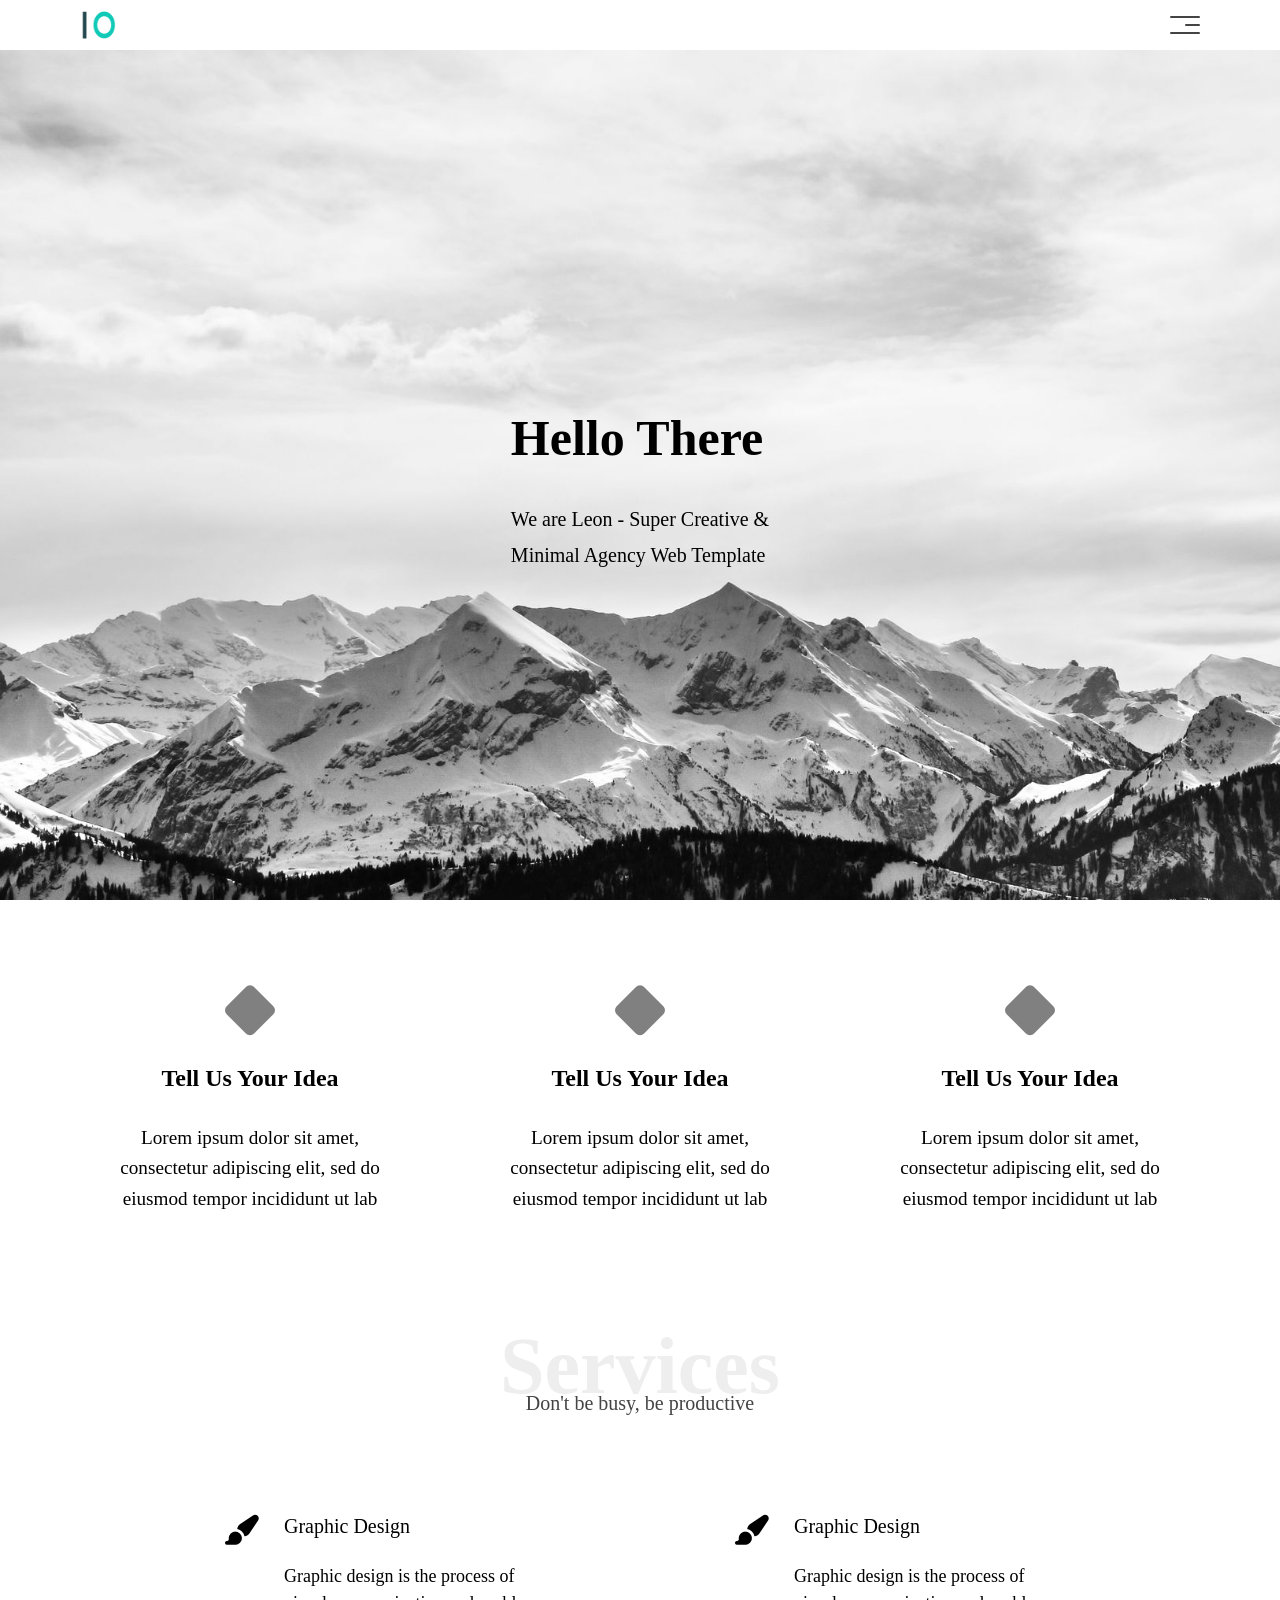
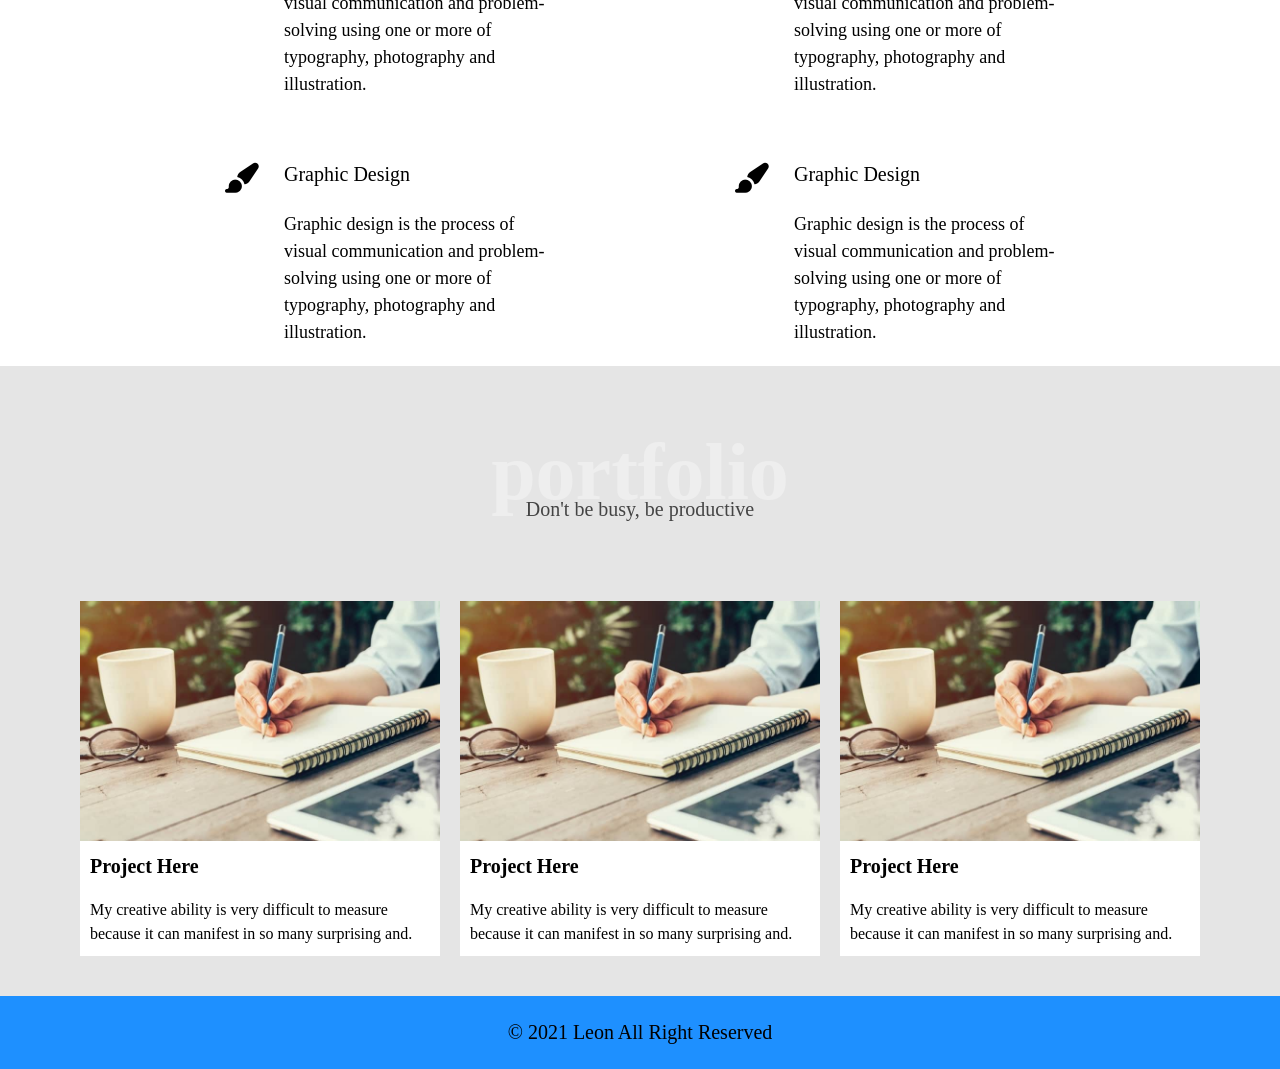
<file: project #4/index.html>
<!DOCTYPE html>
<html lang="en">

<head>
  <meta charset="UTF-8">
  <meta name="viewport" content="width=device-width, initial-scale=1.0">
  <title>Leon</title>
  <link href="images/favicon.png" rel="icon" />
  <link rel="stylesheet" href="css/leon.css" />
  <link rel="stylesheet" href="css/normalize.css" />
  <link rel="stylesheet" href="css/all.min.css" />
  <link rel="preconnect" href="https://fonts.gstatic.com" />
  <link href="https://fonts.googleapis.com/css2?family=Work+Sans:wght@200;300;400;500;600;700;800&display=swap"
    rel="stylesheet" />
</head>

<body>
  <div class="page">
    <header>
      <div class="container">
        <div class="logo">
          <img src="images/logo.png" alt="">
        </div>
        <div class="menu">
          <div class="icon">
            <div></div>
            <div class="center-line"></div>
            <div></div>
          </div>
          <ul>
            <li>
              <a href="#">Services</a>
            </li>
            <li>
              <a href="#">portfolio</a>
            </li>
            <li>
              <a href="#">About</a>
            </li>
            <li>
              <a href="#">Contact</a>
            </li>
          </ul>
        </div>
      </div>
    </header>
    <div class="landing">
      <div class="text">
        <h1>
          Hello There
        </h1>
        <p>
          We are Leon - Super Creative &<br> Minimal Agency Web Template
        </p>
      </div>
    </div>
    <div class="features">
      <div class="container">
        <div class="feature">
          <i class="fa fa-diamond" aria-hidden="true"></i>
          <h2>Tell Us Your Idea</h2>
          <p>
            Lorem ipsum dolor sit amet, consectetur adipiscing elit, sed do eiusmod tempor incididunt ut lab
          </p>
        </div>
        <div class="feature">
          <i class="fa fa-diamond" aria-hidden="true"></i>
          <h2>Tell Us Your Idea</h2>
          <p>
            Lorem ipsum dolor sit amet, consectetur adipiscing elit, sed do eiusmod tempor incididunt ut lab
          </p>
        </div>
        <div class="feature">
          <i class="fa fa-diamond" aria-hidden="true"></i>
          <h2>Tell Us Your Idea</h2>
          <p>
            Lorem ipsum dolor sit amet, consectetur adipiscing elit, sed do eiusmod tempor incididunt ut lab
          </p>
        </div>
      </div>
    </div>
    <div class="services-section">
      <div class="container">
        <div class="common-header">
          <h2>Services</h2>
          <p>Don't be busy, be productive</p>
        </div>
        <div class="services-container">
          <div class="services">
            <div class="service">
              <i class="fa fa-paint-brush" aria-hidden="true"></i>
              <div class="text">
                <h3>Graphic Design</h3>
                <p>Graphic design is the process of visual communication and problem-solving using one or more of
                  typography, photography
                  and illustration.</p>
              </div>
            </div>
            <div class="service">
              <i class="fa fa-paint-brush" aria-hidden="true"></i>
              <div class="text">
                <h3>Graphic Design</h3>
                <p>Graphic design is the process of visual communication and problem-solving using one or more of
                  typography, photography
                  and illustration.</p>
              </div>
            </div>
            <div class="service">
              <i class="fa fa-paint-brush" aria-hidden="true"></i>
              <div class="text">
                <h3>Graphic Design</h3>
                <p>Graphic design is the process of visual communication and problem-solving using one or more of
                  typography, photography
                  and illustration.</p>
              </div>
            </div>
            <div class="service">
              <i class="fa fa-paint-brush" aria-hidden="true"></i>
              <div class="text">
                <h3>Graphic Design</h3>
                <p>Graphic design is the process of visual communication and problem-solving using one or more of
                  typography, photography
                  and illustration.</p>
              </div>
            </div>
          </div>
          <div class="image">
            <img src="images/services.jpg" alt="">
          </div>
        </div>
      </div>
    </div>
    <div class="portfolio-section">
      <div class="container">
        <div class="common-header">
          <h2>portfolio</h2>
          <p>Don't be busy, be productive</p>
        </div>
        <div class="portfolio-container">
          <div class="project">
            <img src="images/portfolio-1.jpg" alt="">
            <h3>Project Here</h3>
            <p>My creative ability is very difficult to measure because it can manifest in so many surprising and.</p>
          </div>
          <div class="project">
            <img src="images/portfolio-1.jpg" alt="">
            <h3>Project Here</h3>
            <p>My creative ability is very difficult to measure because it can manifest in so many surprising and.</p>
          </div>
          <div class="project">
            <img src="images/portfolio-1.jpg" alt="">
            <h3>Project Here</h3>
            <p>My creative ability is very difficult to measure because it can manifest in so many surprising and.</p>
          </div>
        </div>
      </div>
    </div>
    <div class="footer">
      <p>&copy; 2021 Leon All Right Reserved</p>
    </div>
  </div>
</body>

</html>
</file>
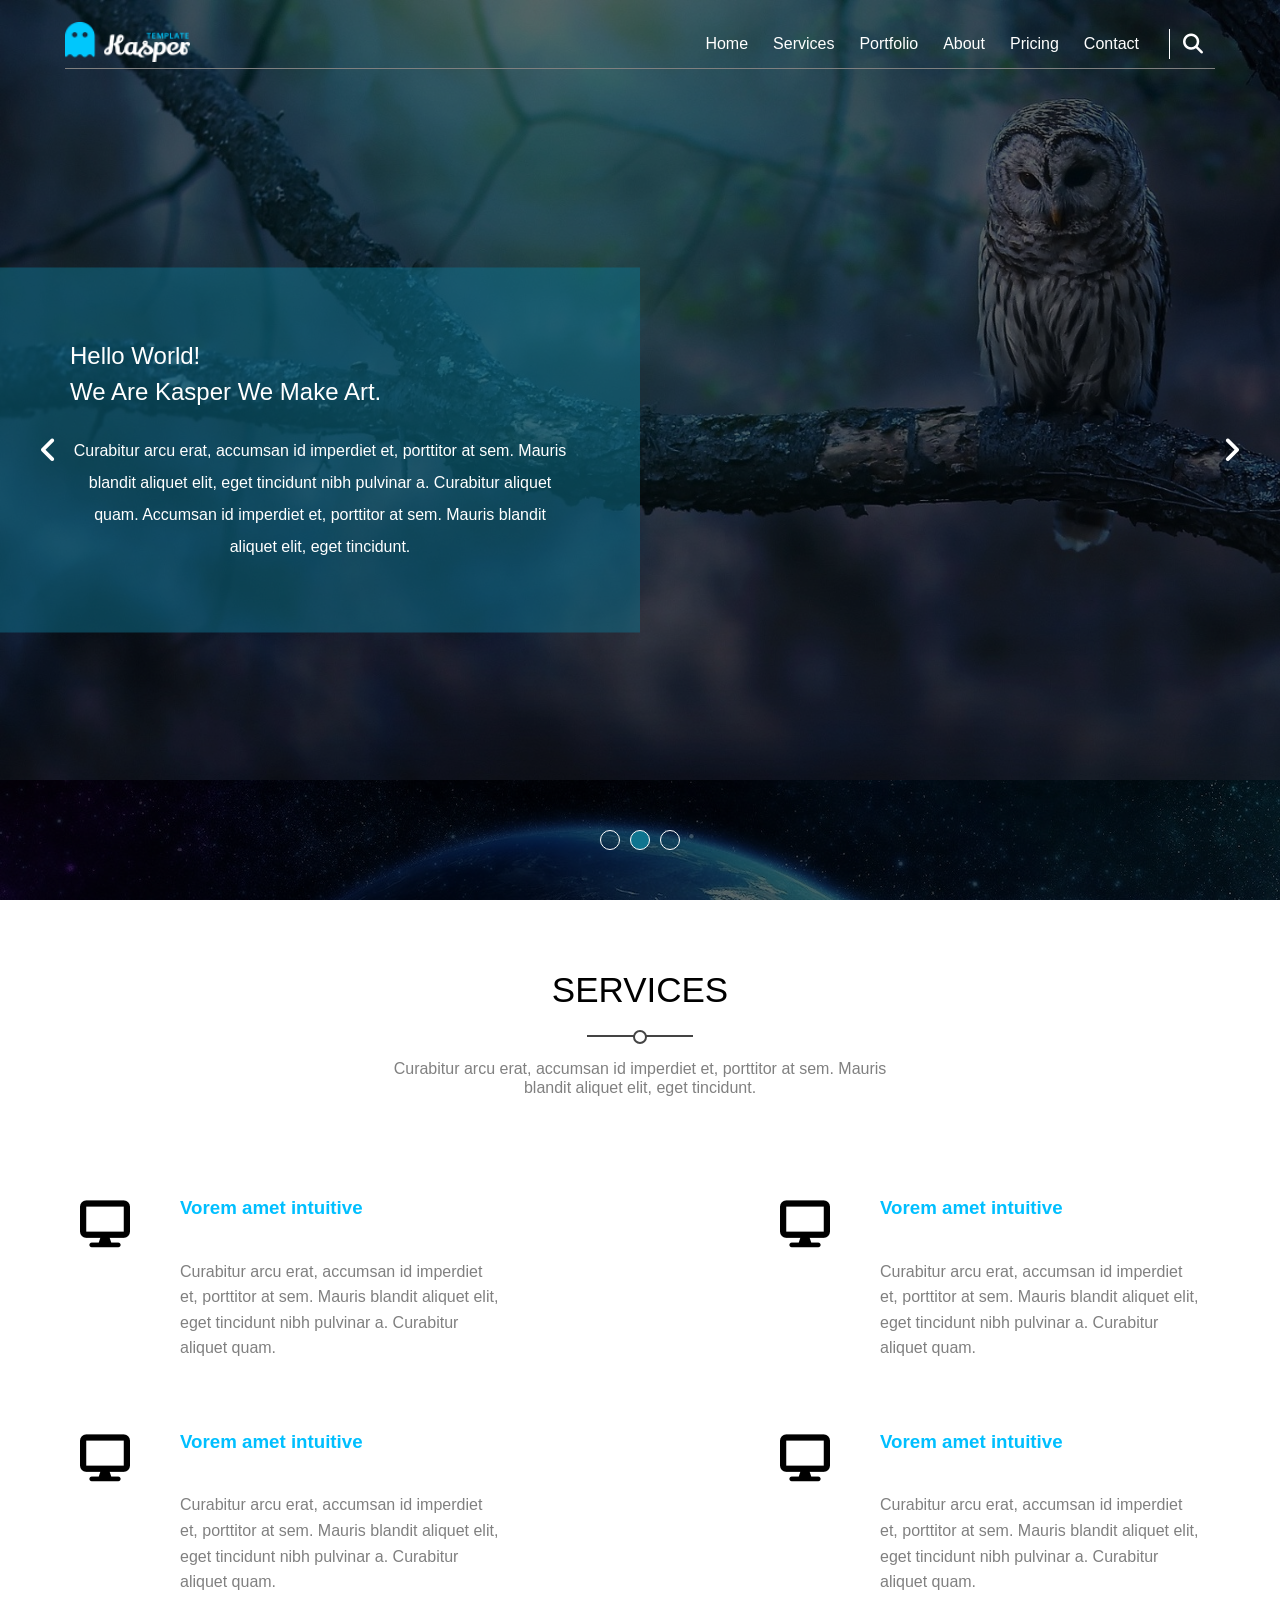
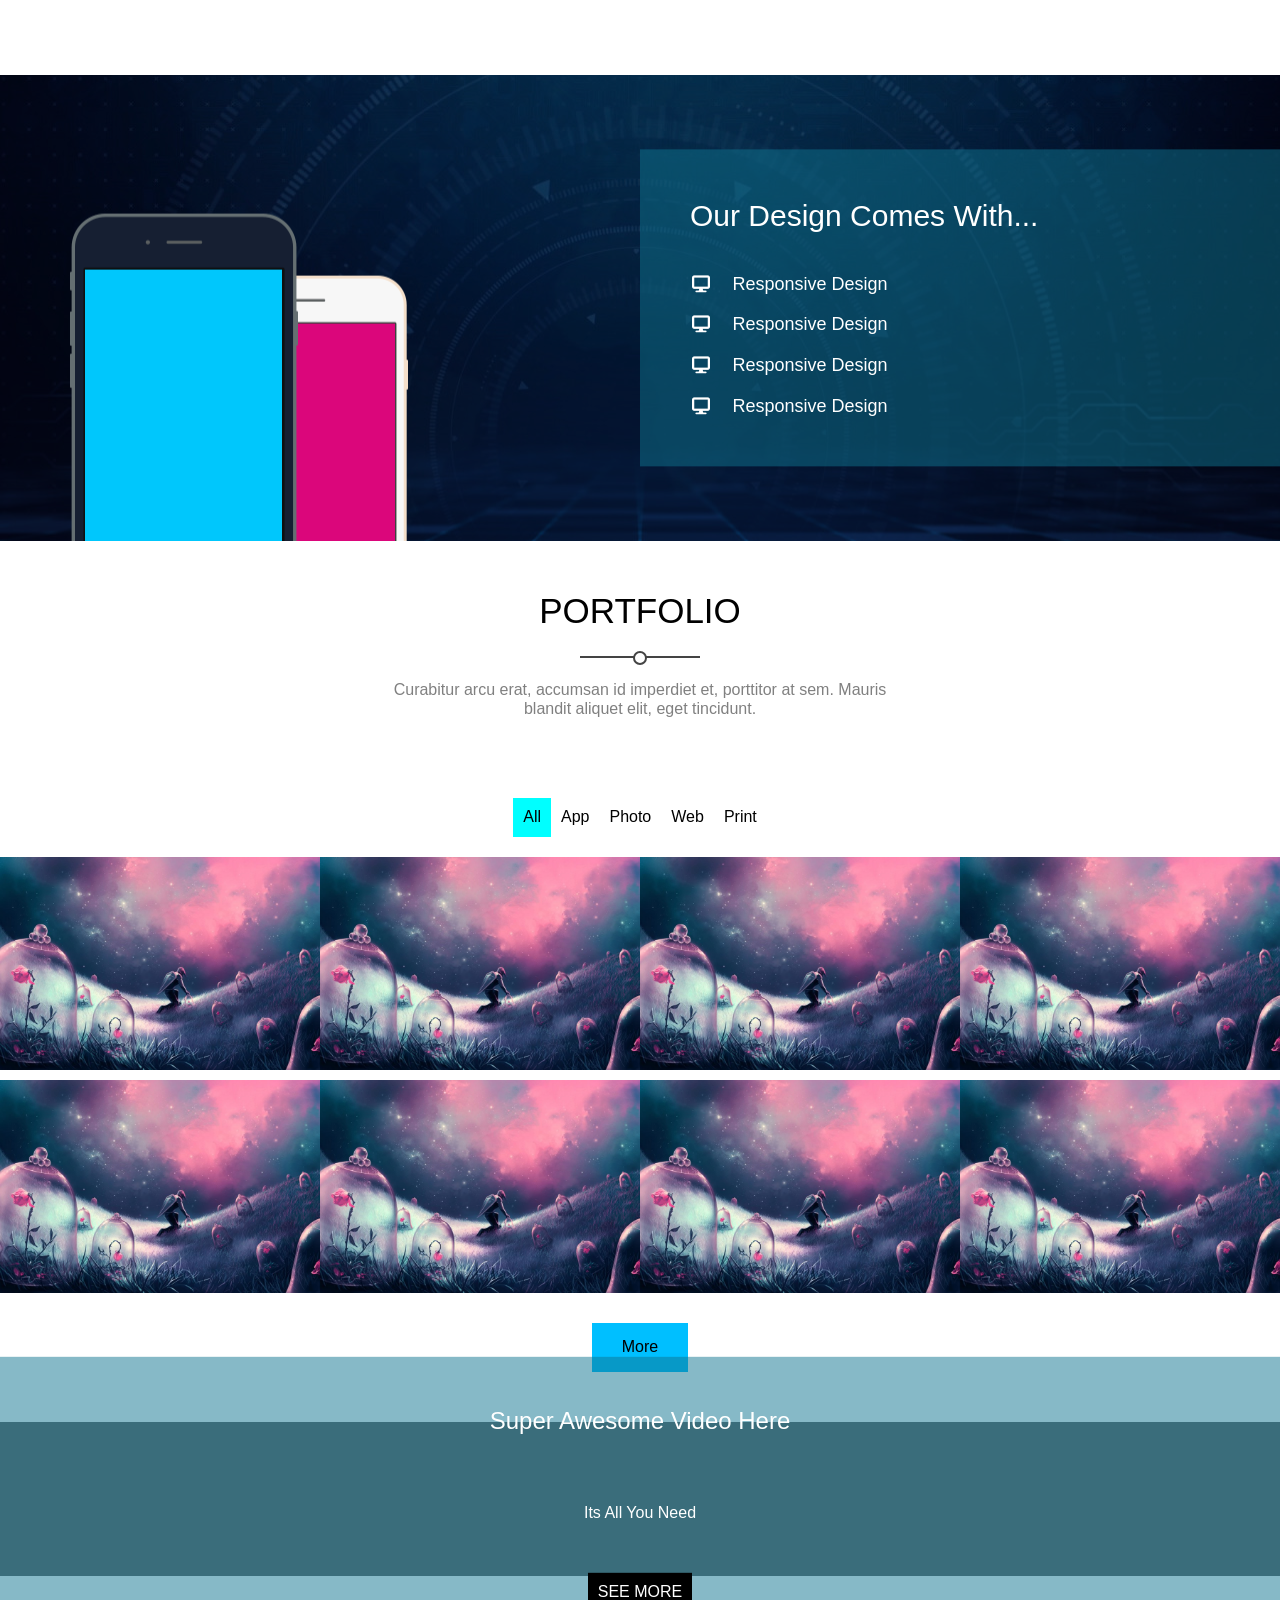
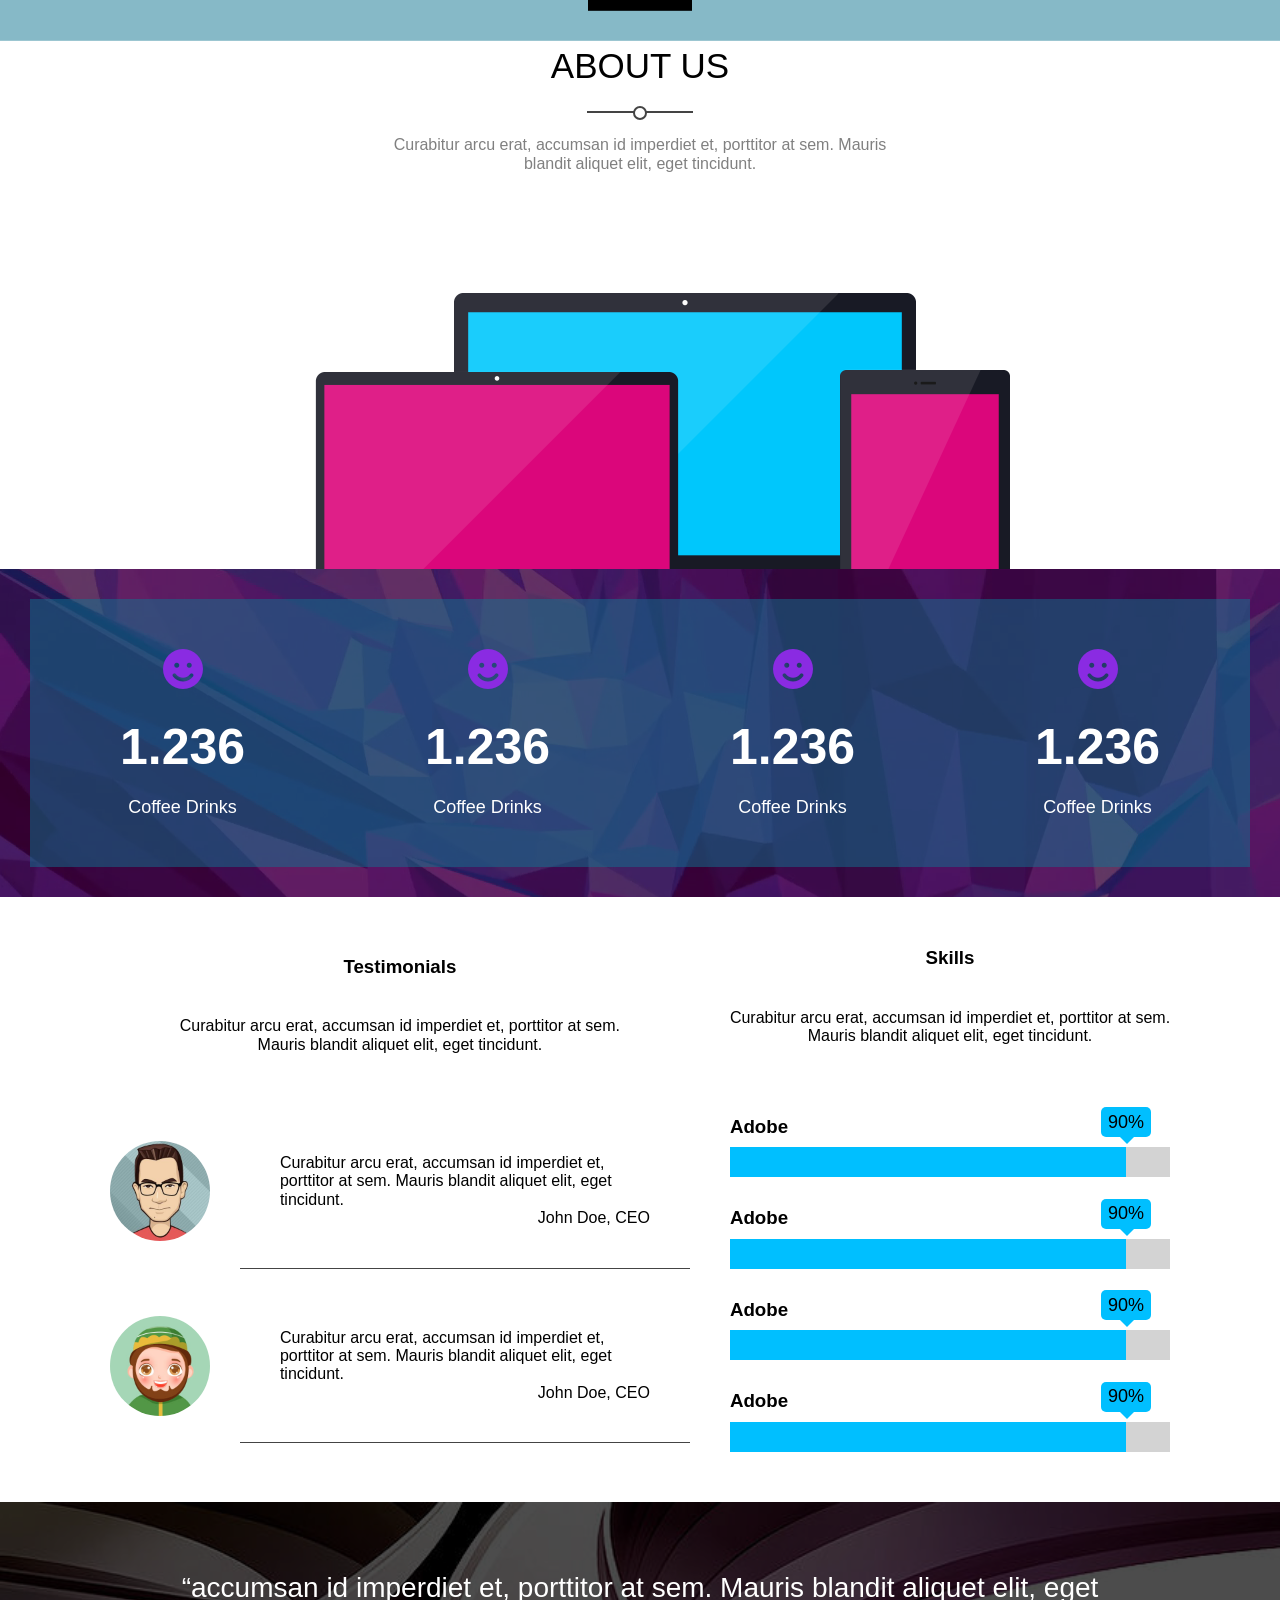
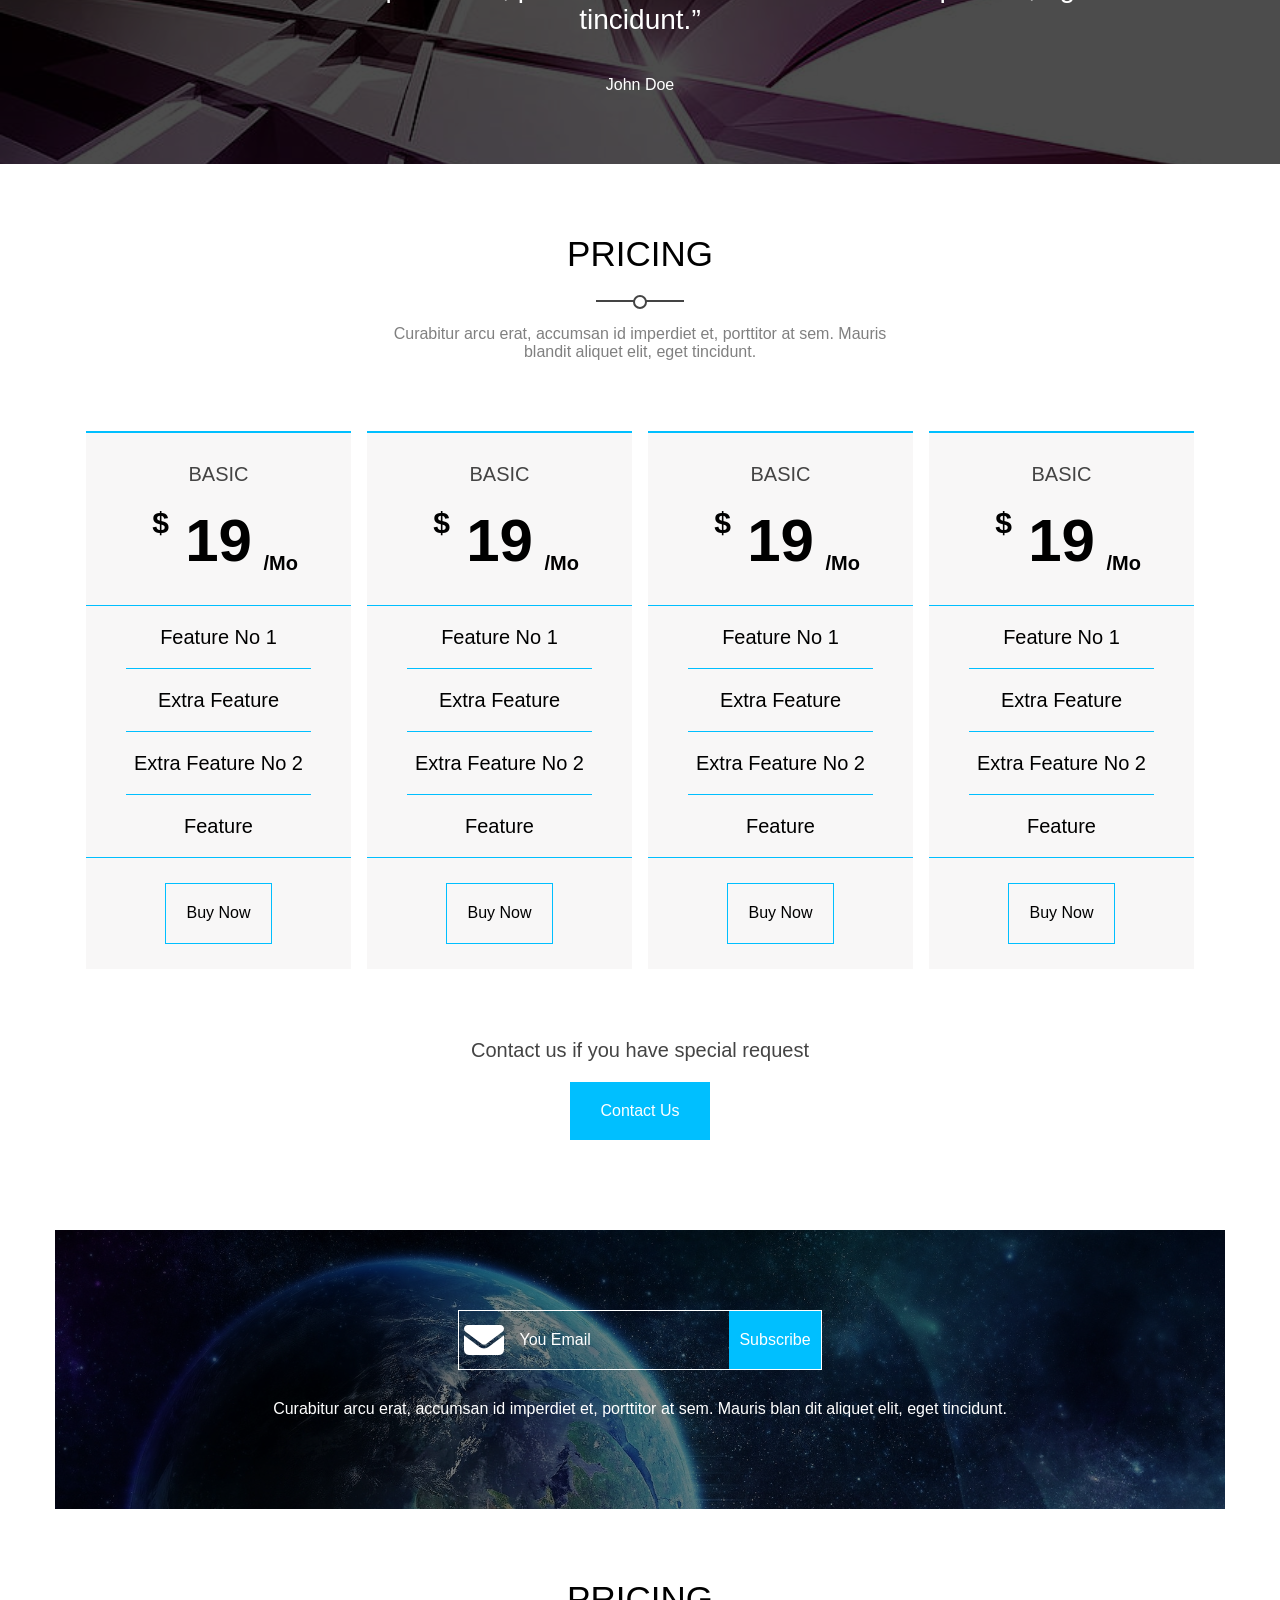
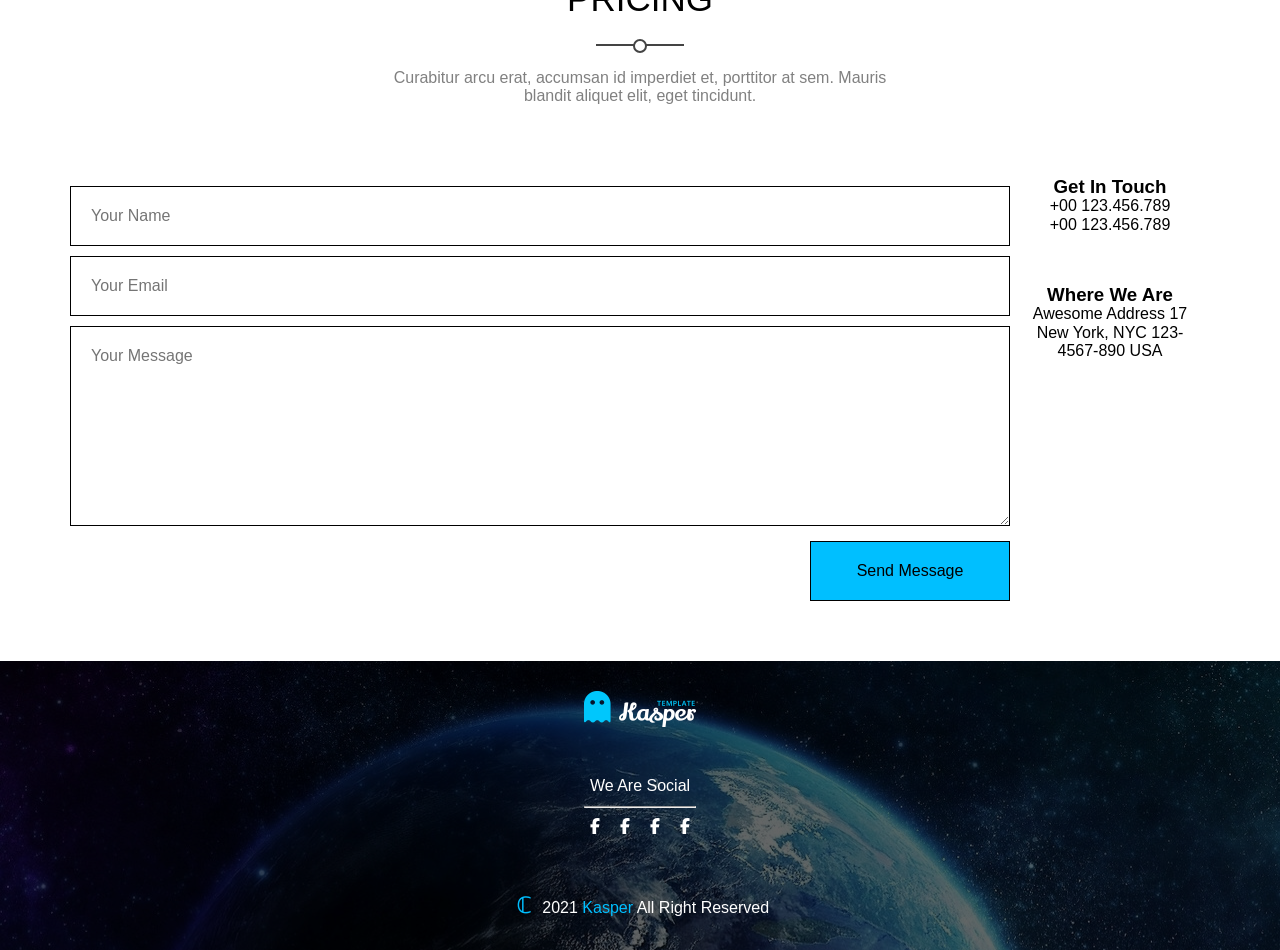
<file: project #5/index.html>
<!DOCTYPE html>
<html lang="en">

<head>
  <meta charset="UTF-8">
  <meta name="viewport" content="width=device-width, initial-scale=1.0">
  <title>Kasper</title>
  <link rel="stylesheet" href="css/all.min.css" />
  <link rel="stylesheet" href="css/normalize.css" />
  <link rel="stylesheet" href="css/kasper.css" />
</head>

<body>
  <div class="page">
    <section class="welcome">
      <header>
        <div class="container">
          <div class="nav">
            <a href="#" class="logo">
              <img src="images/logo.png" alt="">
            </a>
            <div>
              <i class="fa-solid fa-bars menu"></i>
              <ul>
                <li>
                  <a href="#">Home</a>
                </li>
                <li>
                  <a href="#">Services</a>
                </li>
                <li>
                  <a href="#">Portfolio</a>
                </li>
                <li>
                  <a href="#">About</a>
                </li>
                <li>
                  <a href="#">Pricing</a>
                </li>
                <li>
                  <a href="#">Contact</a>
                </li>
              </ul>
              <div class="search">
                <i class="fa-solid fa-magnifying-glass"></i>
              </div>
            </div>
          </div>
          <div class="line"></div>
        </div>
      </header>
      <div class="text-box">
        <div class="text">
          <h2>
            Hello World!<br>
            We Are Kasper We Make Art.
          </h2>
          <p>Curabitur arcu erat, accumsan id imperdiet et, porttitor at sem. Mauris blandit aliquet elit, eget
            tincidunt nibh
            pulvinar a. Curabitur aliquet quam. Accumsan id imperdiet et, porttitor at sem. Mauris blandit aliquet elit,
            eget
            tincidunt.</p>
        </div>
      </div>
      <i class="fa-solid fa-angle-left left-arr"></i>
      <i class="fa-solid fa-angle-right right-arr"></i>
      <footer>
        <div class="balls">
          <div class="ball"></div>
          <div class="ball"></div>
          <div class="ball"></div>
        </div>
      </footer>
    </section>



    <section class="services">
      <div class="container">
        <div class="section-header">
          <h2>Services</h2>
          <p>Curabitur arcu erat, accumsan id imperdiet et, porttitor at sem. Mauris blandit aliquet elit, eget
            tincidunt.
          </p>
        </div>
        <div class="services-container">
          <div class="service">
            <i class="fa-solid fa-display icon"></i>
            <div class="text">
              <h3>Vorem amet intuitive</h3>
              <p>
                Curabitur arcu erat, accumsan id imperdiet et, porttitor at sem. Mauris blandit aliquet elit, eget
                tincidunt nibh
                pulvinar a. Curabitur aliquet quam.
              </p>
            </div>
          </div>
          <div class="service">
            <i class="fa-solid fa-display icon"></i>
            <div class="text">
              <h3>Vorem amet intuitive</h3>
              <p>Curabitur arcu erat, accumsan id imperdiet et, porttitor at sem. Mauris blandit aliquet elit, eget
                tincidunt nibh
                pulvinar a. Curabitur aliquet quam.</p>
            </div>
          </div>
          <div class="service">
            <i class="fa-solid fa-display icon"></i>
            <div class="text">
              <h3>Vorem amet intuitive</h3>
              <p>Curabitur arcu erat, accumsan id imperdiet et, porttitor at sem. Mauris blandit aliquet elit, eget
                tincidunt nibh
                pulvinar a. Curabitur aliquet quam.</p>
            </div>
          </div>
          <div class="service">
            <i class="fa-solid fa-display icon"></i>
            <div class="text">
              <h3>Vorem amet intuitive</h3>
              <p>Curabitur arcu erat, accumsan id imperdiet et, porttitor at sem. Mauris blandit aliquet elit, eget
                tincidunt nibh
                pulvinar a. Curabitur aliquet quam.</p>
            </div>
          </div>

        </div>
      </div>
    </section>




    <section class="design-features">
      <div class="container">
        <img src="images/mobile.png" alt="">
      </div>
      <div class="text-container">
        <div class="text">
          <h3>Our Design Comes With...</h3>
          <ul>
            <li>
              <i class="fa-solid fa-display icon"></i> Responsive Design
            </li>
            <li>
              <i class="fa-solid fa-display icon"></i> Responsive Design
            </li>
            <li>
              <i class="fa-solid fa-display icon"></i> Responsive Design
            </li>
            <li>
              <i class="fa-solid fa-display icon"></i> Responsive Design
            </li>
          </ul>
        </div>
      </div>
    </section>




    <section class="portfolio-section">
      <div class="section-header">
        <h2>Portfolio</h2>
        <p>Curabitur arcu erat, accumsan id imperdiet et, porttitor at sem. Mauris blandit aliquet elit, eget
          tincidunt.
        </p>
      </div>



      <div class="images-container">

        <div class="filters">
          <ul>
            <li>All</li>
            <li>App</li>
            <li>Photo</li>
            <li>Web</li>
            <li>Print</li>
          </ul>
        </div>
        <div class="images">
          <div class="image-box">
            <img src="images/shuffle-01.jpg" alt="">
            <div class="description">
              <h3>Awesome Image</h3>
              <h3>Photography</h3>
            </div>
          </div>
          <div class="image-box">
            <img src="images/shuffle-01.jpg" alt="">
            <div class="description">
              <h3>Awesome Image</h3>
              <h3>Photography</h3>
            </div>
          </div>
          <div class="image-box">
            <img src="images/shuffle-01.jpg" alt="">
            <div class="description">
              <h3>Awesome Image</h3>
              <h3>Photography</h3>
            </div>
          </div>
          <div class="image-box">
            <img src="images/shuffle-01.jpg" alt="">
            <div class="description">
              <h3>Awesome Image</h3>
              <h3>Photography</h3>
            </div>
          </div>
          <div class="image-box">
            <img src="images/shuffle-01.jpg" alt="">
            <div class="description">
              <h3>Awesome Image</h3>
              <h3>Photography</h3>
            </div>
          </div>
          <div class="image-box">
            <img src="images/shuffle-01.jpg" alt="">
            <div class="description">
              <h3>Awesome Image</h3>
              <h3>Photography</h3>
            </div>
          </div>
          <div class="image-box">
            <img src="images/shuffle-01.jpg" alt="">
            <div class="description">
              <h3>Awesome Image</h3>
              <h3>Photography</h3>
            </div>
          </div>
          <div class="image-box">
            <img src="images/shuffle-01.jpg" alt="">
            <div class="description">
              <h3>Awesome Image</h3>
              <h3>Photography</h3>
            </div>
          </div>
        </div>

        <button>More</button>

      </div>


    </section>





    <section class="video-section">
      <video autoplay loop>
        <source src="images/awesome-video.mp4">
      </video>
      <div class="text">
        <h3>Super Awesome Video Here</h3>
        <p>Its All You Need</p>
        <button>SEE MORE</button>
      </div>
    </section>




    <section class="about-section">
      <div class="section-header">
        <h2>About Us</h2>
        <p>
          Curabitur arcu erat, accumsan id imperdiet et, porttitor at sem. Mauris blandit aliquet elit, eget tincidunt.
        </p>
      </div>
      <img src="images/about.png" alt="">
    </section>




    <section class="stat-section">
      <div class="stat-container">
        <div class="stat">
          <i class="fa-solid fa-face-smile"></i>
          <h2>1.236</h2>
          <p>Coffee Drinks</p>
        </div>
        <div class="stat">
          <i class="fa-solid fa-face-smile"></i>
          <h2>1.236</h2>
          <p>Coffee Drinks</p>
        </div>
        <div class="stat">
          <i class="fa-solid fa-face-smile"></i>
          <h2>1.236</h2>
          <p>Coffee Drinks</p>
        </div>
        <div class="stat">
          <i class="fa-solid fa-face-smile"></i>
          <h2>1.236</h2>
          <p>Coffee Drinks</p>
        </div>
      </div>
    </section>








    <section class="testimonials-skills-section">
      <div class="container">
        <div class="testimonials">
          <h3>Testimonials</h3>
          <p>
            Curabitur arcu erat, accumsan id imperdiet et, porttitor at sem.<br>
            Mauris blandit aliquet elit, eget tincidunt.
          </p>
          <div class="persons">
            <div class="person">
              <img src="images/skills-01.jpg" alt="">
              <div class="text">
                <p>Curabitur arcu erat, accumsan id imperdiet et, porttitor at sem. Mauris blandit aliquet elit, eget
                  tincidunt.
                </p>
                <span>John Doe, CEO</span>
              </div>
            </div>
            <div class="person">
              <img src="images/skills-02.jpg" alt="">
              <div class="text">
                <p>Curabitur arcu erat, accumsan id imperdiet et, porttitor at sem. Mauris blandit aliquet elit, eget
                  tincidunt.
                </p>
                <span>John Doe, CEO</span>
              </div>
            </div>
          </div>
        </div>
        <div class="skills">
          <h3>Skills</h3>
          <p>
            Curabitur arcu erat, accumsan id imperdiet et, porttitor at sem.<br>
            Mauris blandit aliquet elit, eget tincidunt.
          </p>
          <div class="tech">
            <div class="adobe">
              <h3>Adobe</h3>
              <div class="progress"></div>
            </div>
            <div class="adobe">
              <h3>Adobe</h3>
              <div class="progress"></div>
            </div>
            <div class="adobe">
              <h3>Adobe</h3>
              <div class="progress"></div>
            </div>
            <div class="adobe">
              <h3>Adobe</h3>
              <div class="progress"></div>
            </div>
          </div>
        </div>
      </div>
    </section>






    <div class="quote">
      <div class="container">
        <q>accumsan id imperdiet et, porttitor at sem. Mauris blandit aliquet elit, eget tincidunt.</q>
        <span>John Doe</span>
      </div>
    </div>




    <section class="pricing-section">
      <div class="container">
        <div class="section-header">
          <h2>Pricing</h2>
          <p>
            Curabitur arcu erat, accumsan id imperdiet et, porttitor at sem. Mauris blandit aliquet elit, eget
            tincidunt.
          </p>
        </div>
        <div class="prices">
          <div class="price">
            <div class="price-details">
              <h3>Basic</h3>
              <h4 curr="$" date="/Mo">19</h4>
            </div>
            <ul class="features">
              <li>Feature No 1</li>
              <li>Extra Feature</li>
              <li>Extra Feature No 2</li>
              <li>Feature</li>
            </ul>
            <button>Buy Now</button>
          </div>
          <div class="price">
            <div class="price-details">
              <h3>Basic</h3>
              <h4 curr="$" date="/Mo">19</h4>
            </div>
            <ul class="features">
              <li>Feature No 1</li>
              <li>Extra Feature</li>
              <li>Extra Feature No 2</li>
              <li>Feature</li>
            </ul>
            <button>Buy Now</button>
          </div>
          <div class="price">
            <div class="price-details">
              <h3>Basic</h3>
              <h4 curr="$" date="/Mo">19</h4>
            </div>
            <ul class="features">
              <li>Feature No 1</li>
              <li>Extra Feature</li>
              <li>Extra Feature No 2</li>
              <li>Feature</li>
            </ul>
            <button>Buy Now</button>
          </div>
          <div class="price">
            <div class="price-details">
              <h3>Basic</h3>
              <h4 curr="$" date="/Mo">19</h4>
            </div>
            <ul class="features">
              <li>Feature No 1</li>
              <li>Extra Feature</li>
              <li>Extra Feature No 2</li>
              <li>Feature</li>
            </ul>
            <button>Buy Now</button>
          </div>
        </div>
        <div class="contact">
          <p>Contact us if you have special request</p>
          <button>Contact Us</button>
        </div>
      </div>
    </section>



    <section class="subscribe-section">
      <div class="container">
        <div class="subscribe-box">

          <div class="input-box">
            <label for="email-id">
              <i class="fa-solid fa-envelope"></i>
            </label>
            <input id="email-id" type="text" placeholder="You Email">
          </div>

          <button>Subscribe</button>
        </div>
        <p>
          Curabitur arcu erat, accumsan id imperdiet et, porttitor at sem. Mauris blan dit aliquet elit, eget
          tincidunt.
        </p>
      </div>
    </section>





    <section class="contact-section">
      <div class="container">
        <div class="section-header">
          <h2>Pricing</h2>
          <p>
            Curabitur arcu erat, accumsan id imperdiet et, porttitor at sem. Mauris blandit aliquet elit, eget
            tincidunt.
          </p>
        </div>

        <div class="body">
          <div class="left">
            <form>
              <input type="text" placeholder="Your Name">
              <input type="email" placeholder="Your Email">
              <textarea placeholder="Your Message"></textarea>
              <input type="submit" value="Send Message" class="btn">
            </form>
          </div>
          <div class="right">
            <div class="up">
              <h3>Get In Touch</h3>
              <p>
                +00 123.456.789
                <br>
                +00 123.456.789
              </p>
            </div>
            <div class="down">
              <h3>Where We Are</h3>
              <p>
                Awesome Address 17
                New York, NYC
                123-4567-890
                USA
              </p>
            </div>
          </div>
        </div>

      </div>

    </section>




    <footer>
      <div class="box">
        <img src="images/logo.png" alt="">
        <div class="social">
          <p>We Are Social</p>

          <hr>
          <ul>
            <li>
              <i class="fa-brands fa-facebook-f"></i>
            </li>
            <li>
              <i class="fa-brands fa-facebook-f"></i>
            </li>
            <li>
              <i class="fa-brands fa-facebook-f"></i>
            </li>
            <li>
              <i class="fa-brands fa-facebook-f"></i>
            </li>
          </ul>
        </div>
        <p> <span class="copy">&copf;</span> 2021 <span>Kasper</span> All Right Reserved</p>
      </div>
    </footer>

  </div>
  <script src="js/script.js"></script>
</body>

</html>
</file>
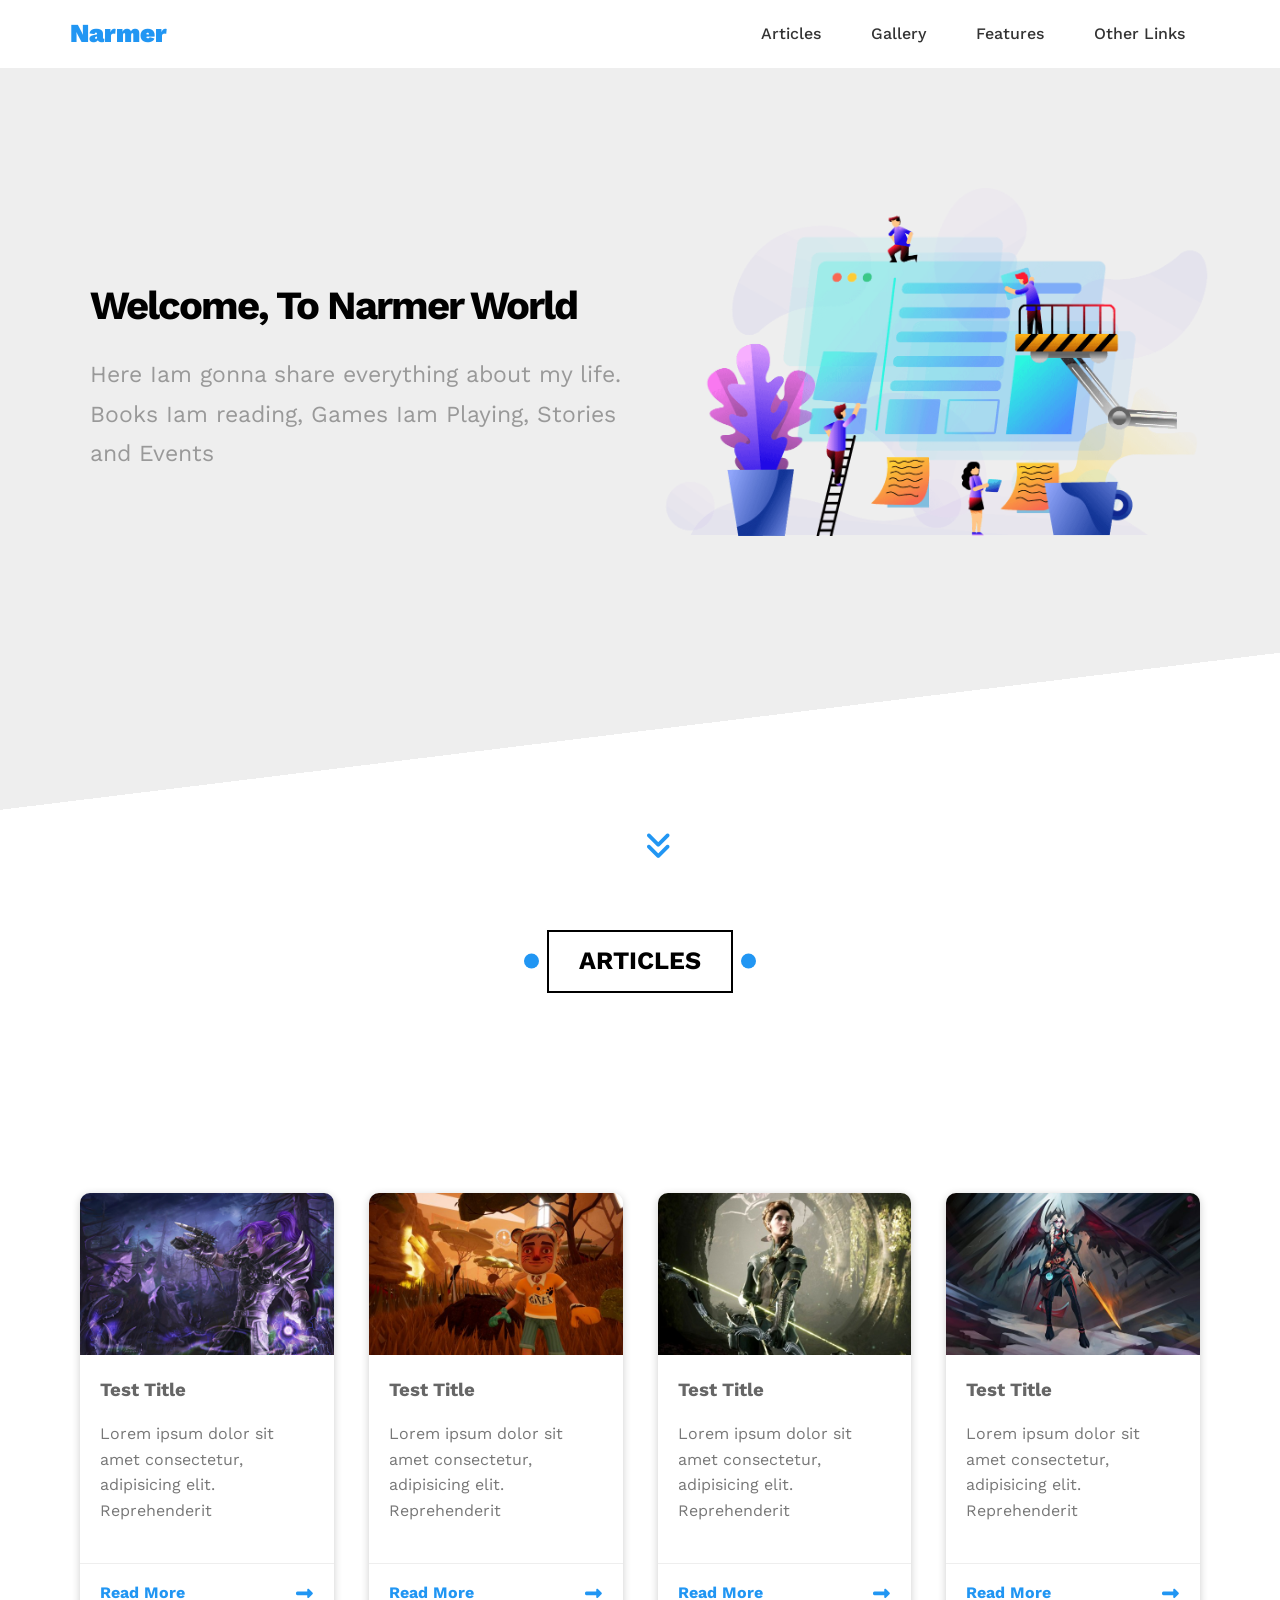
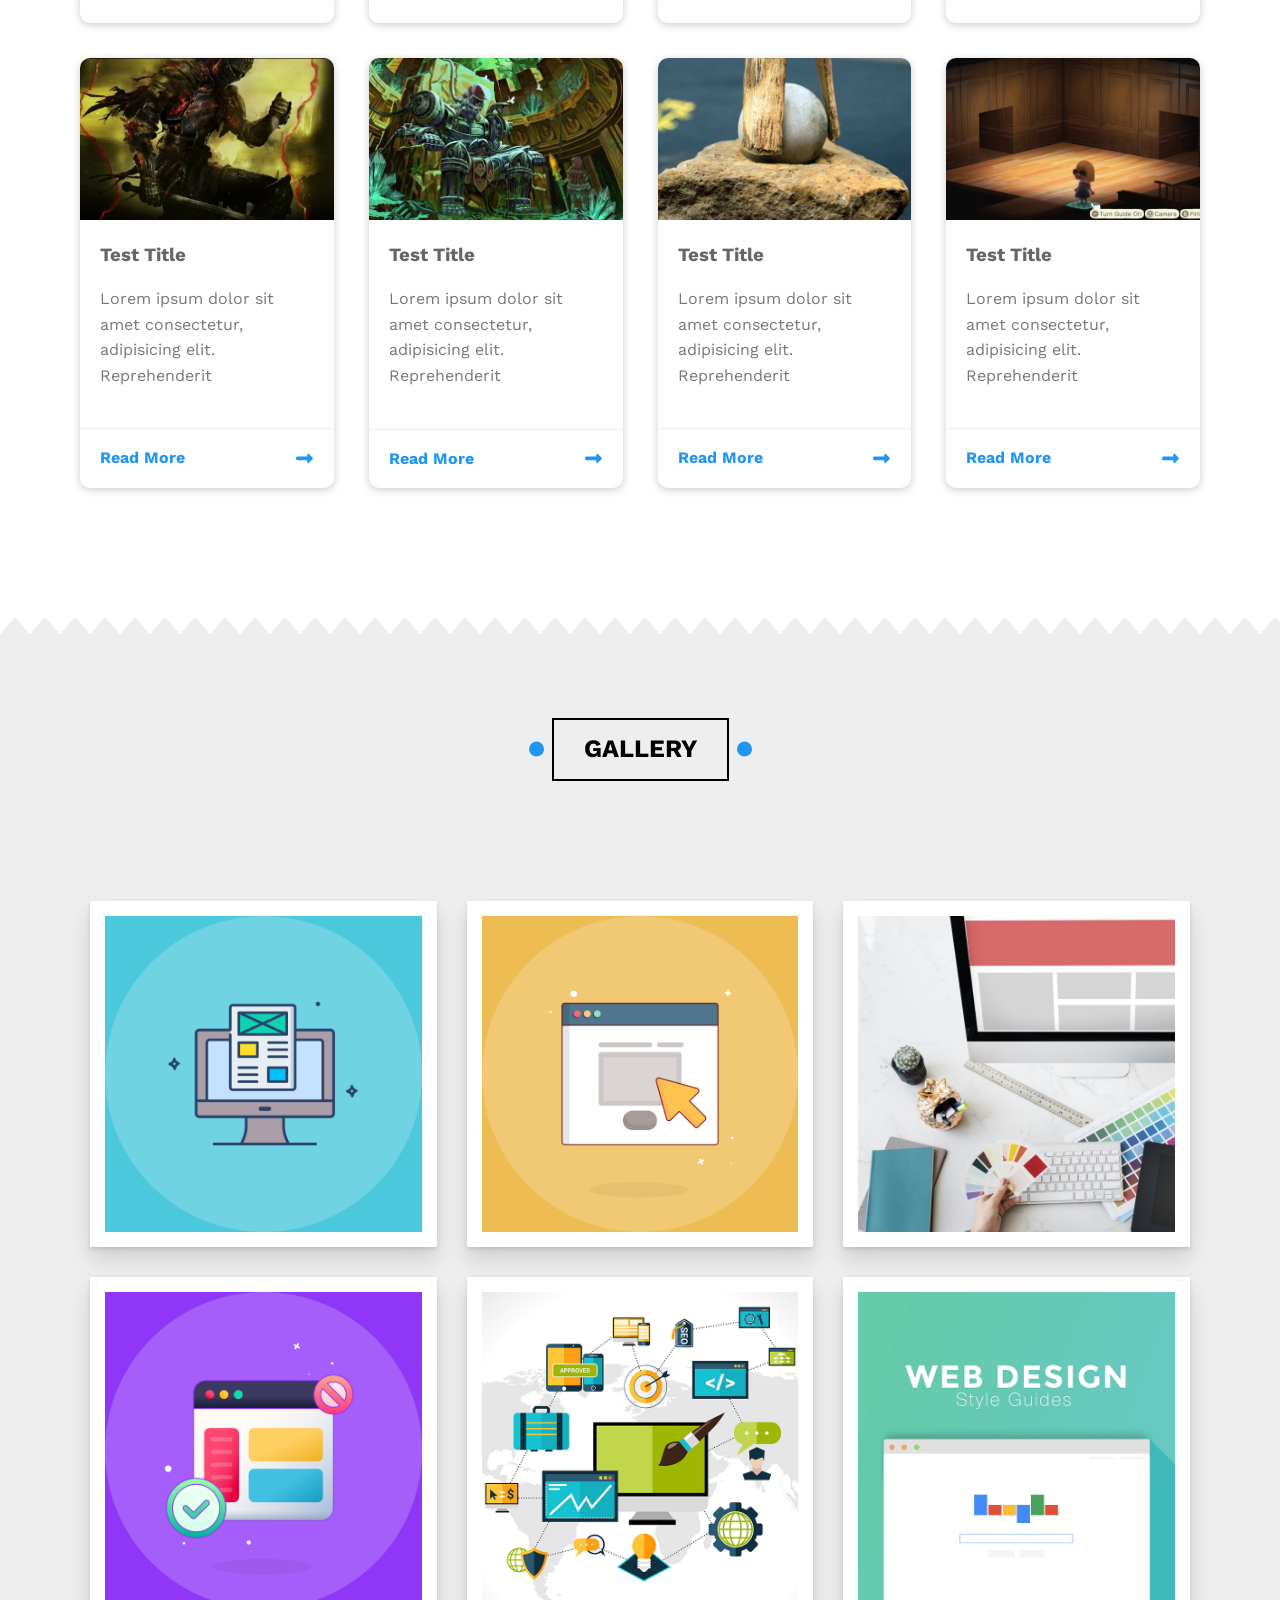
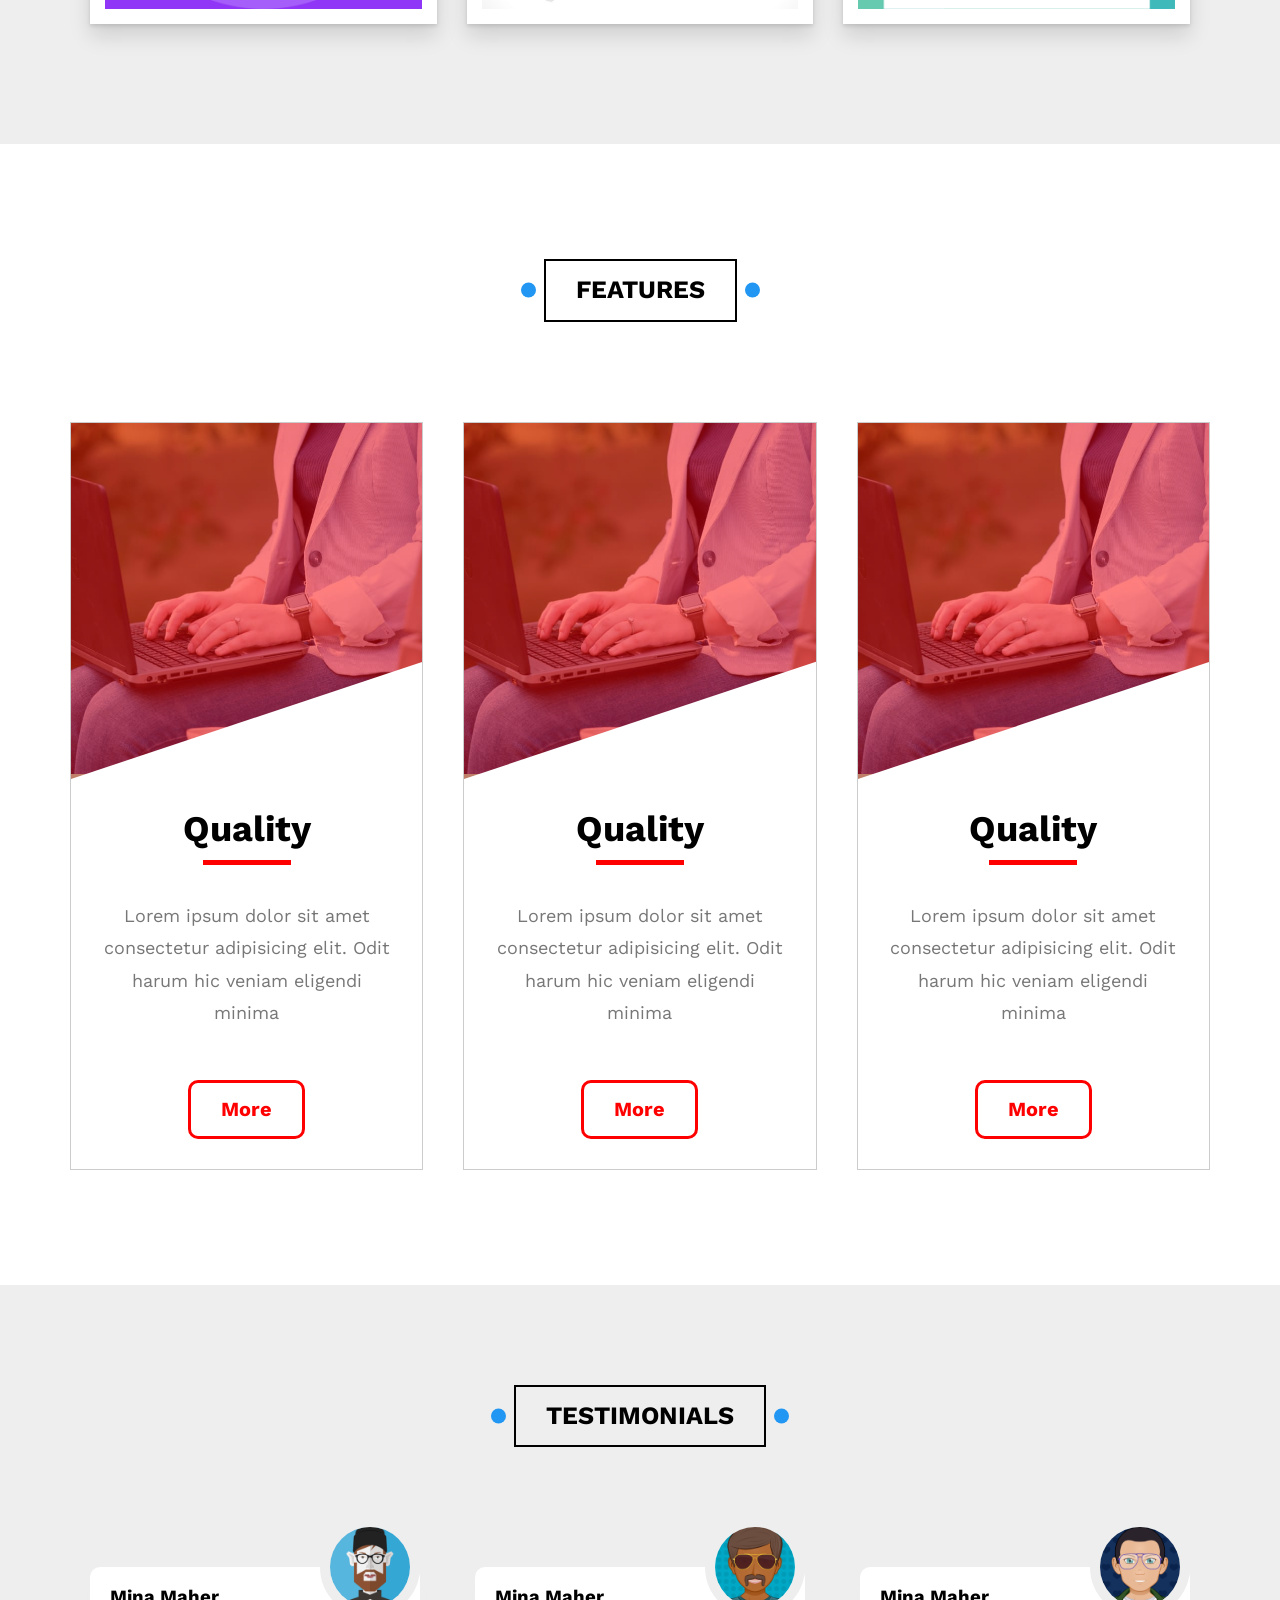
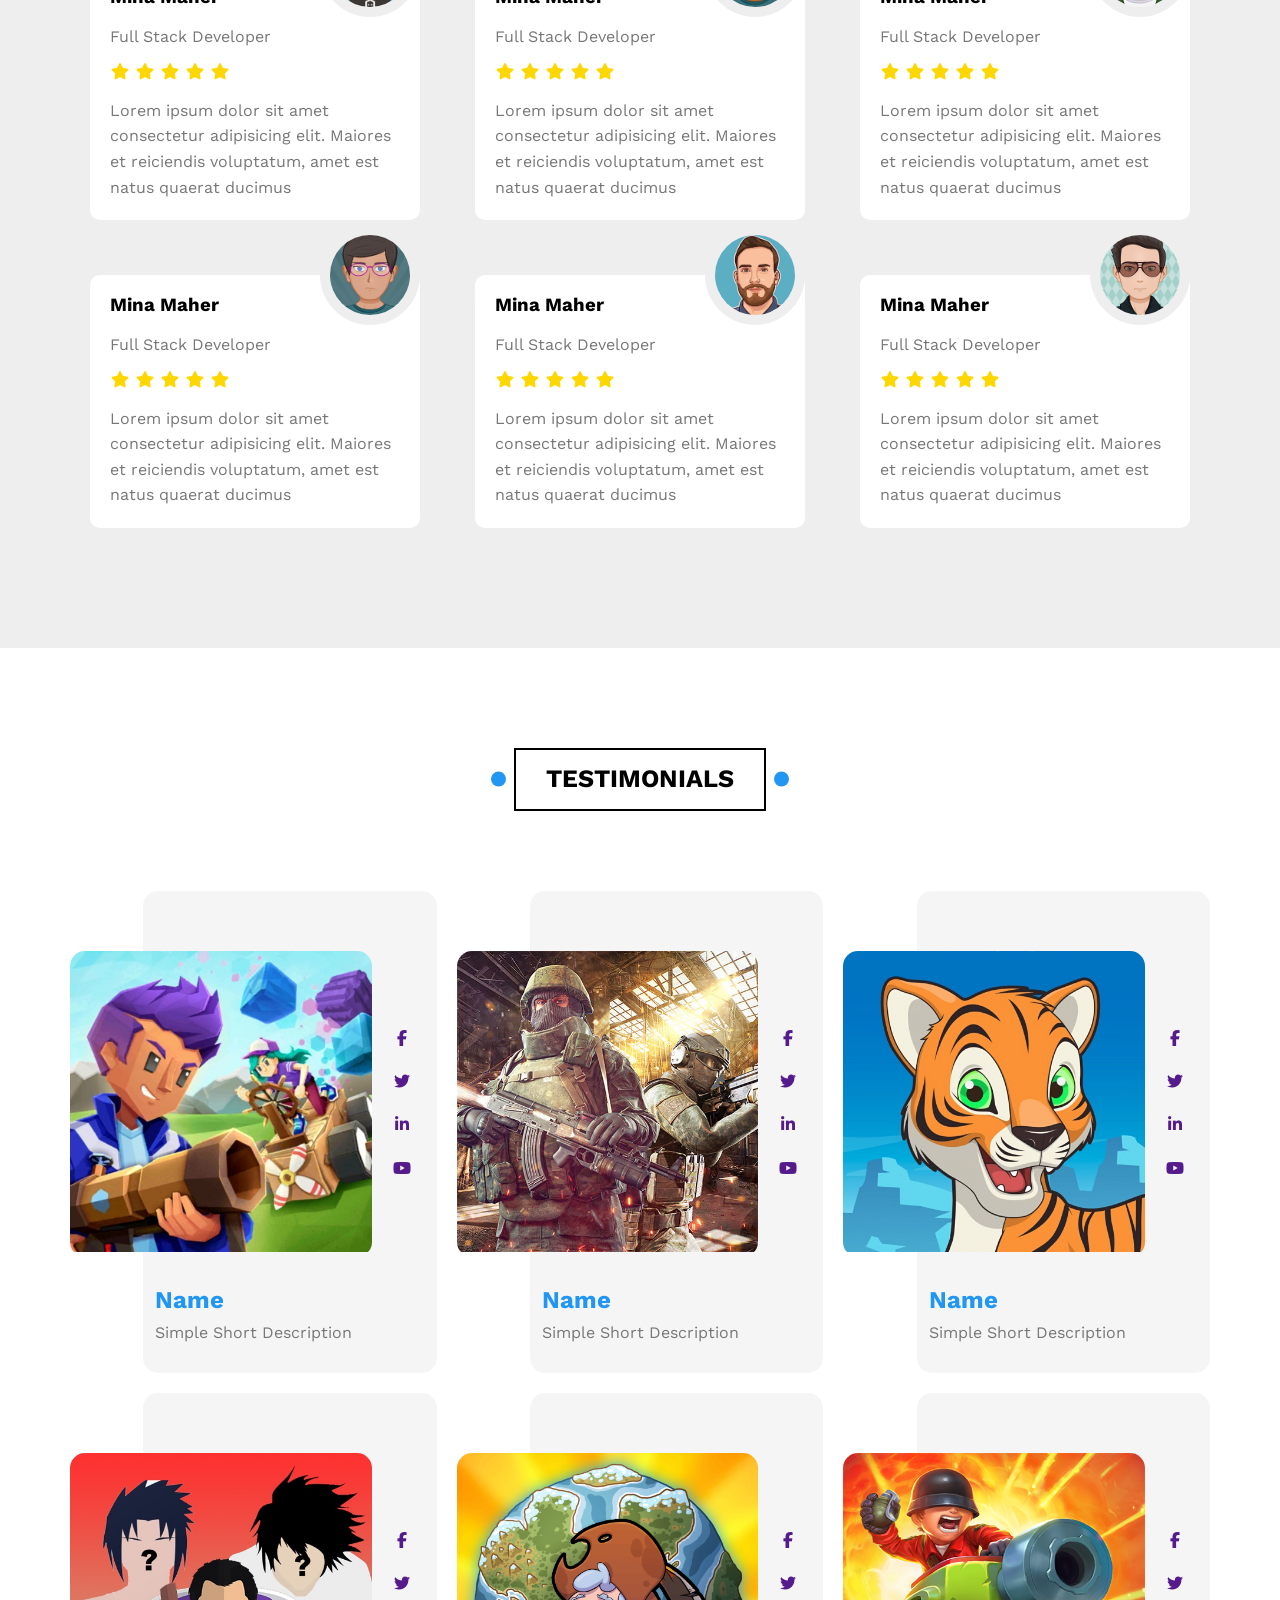
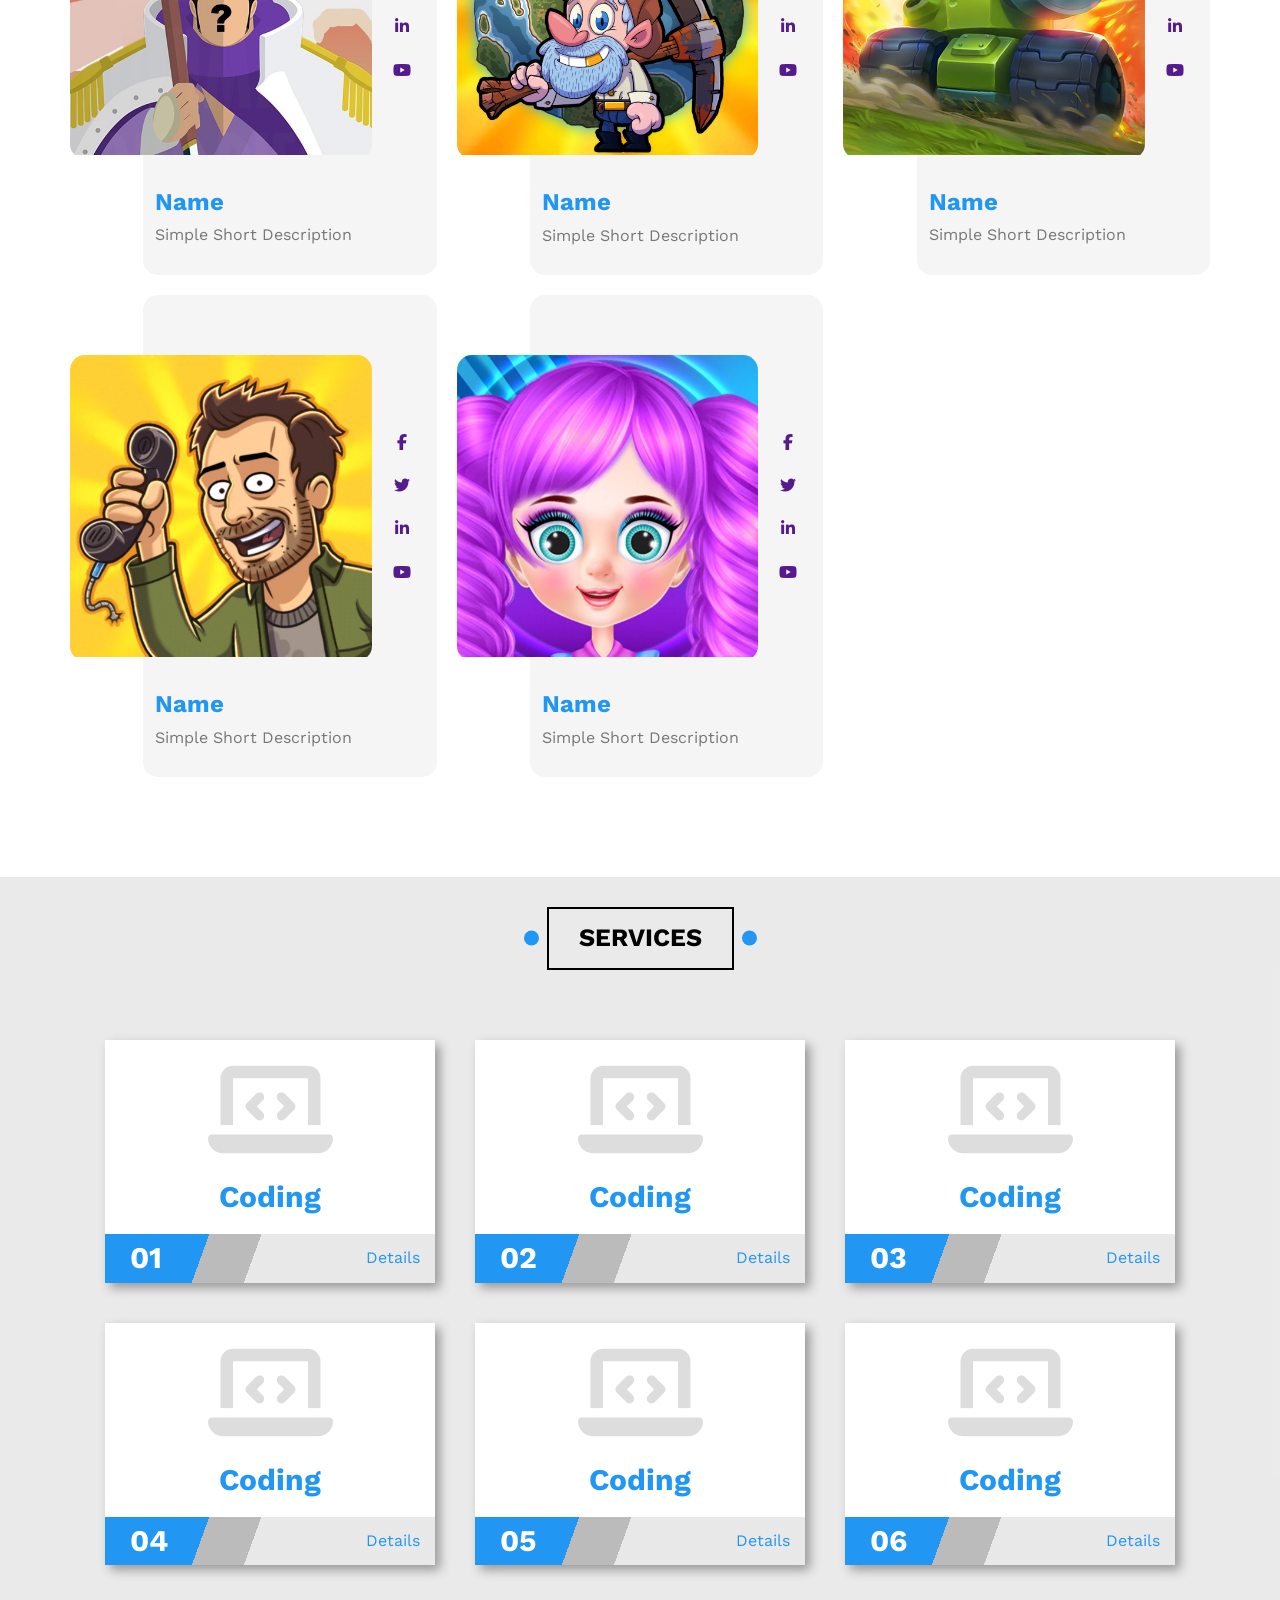
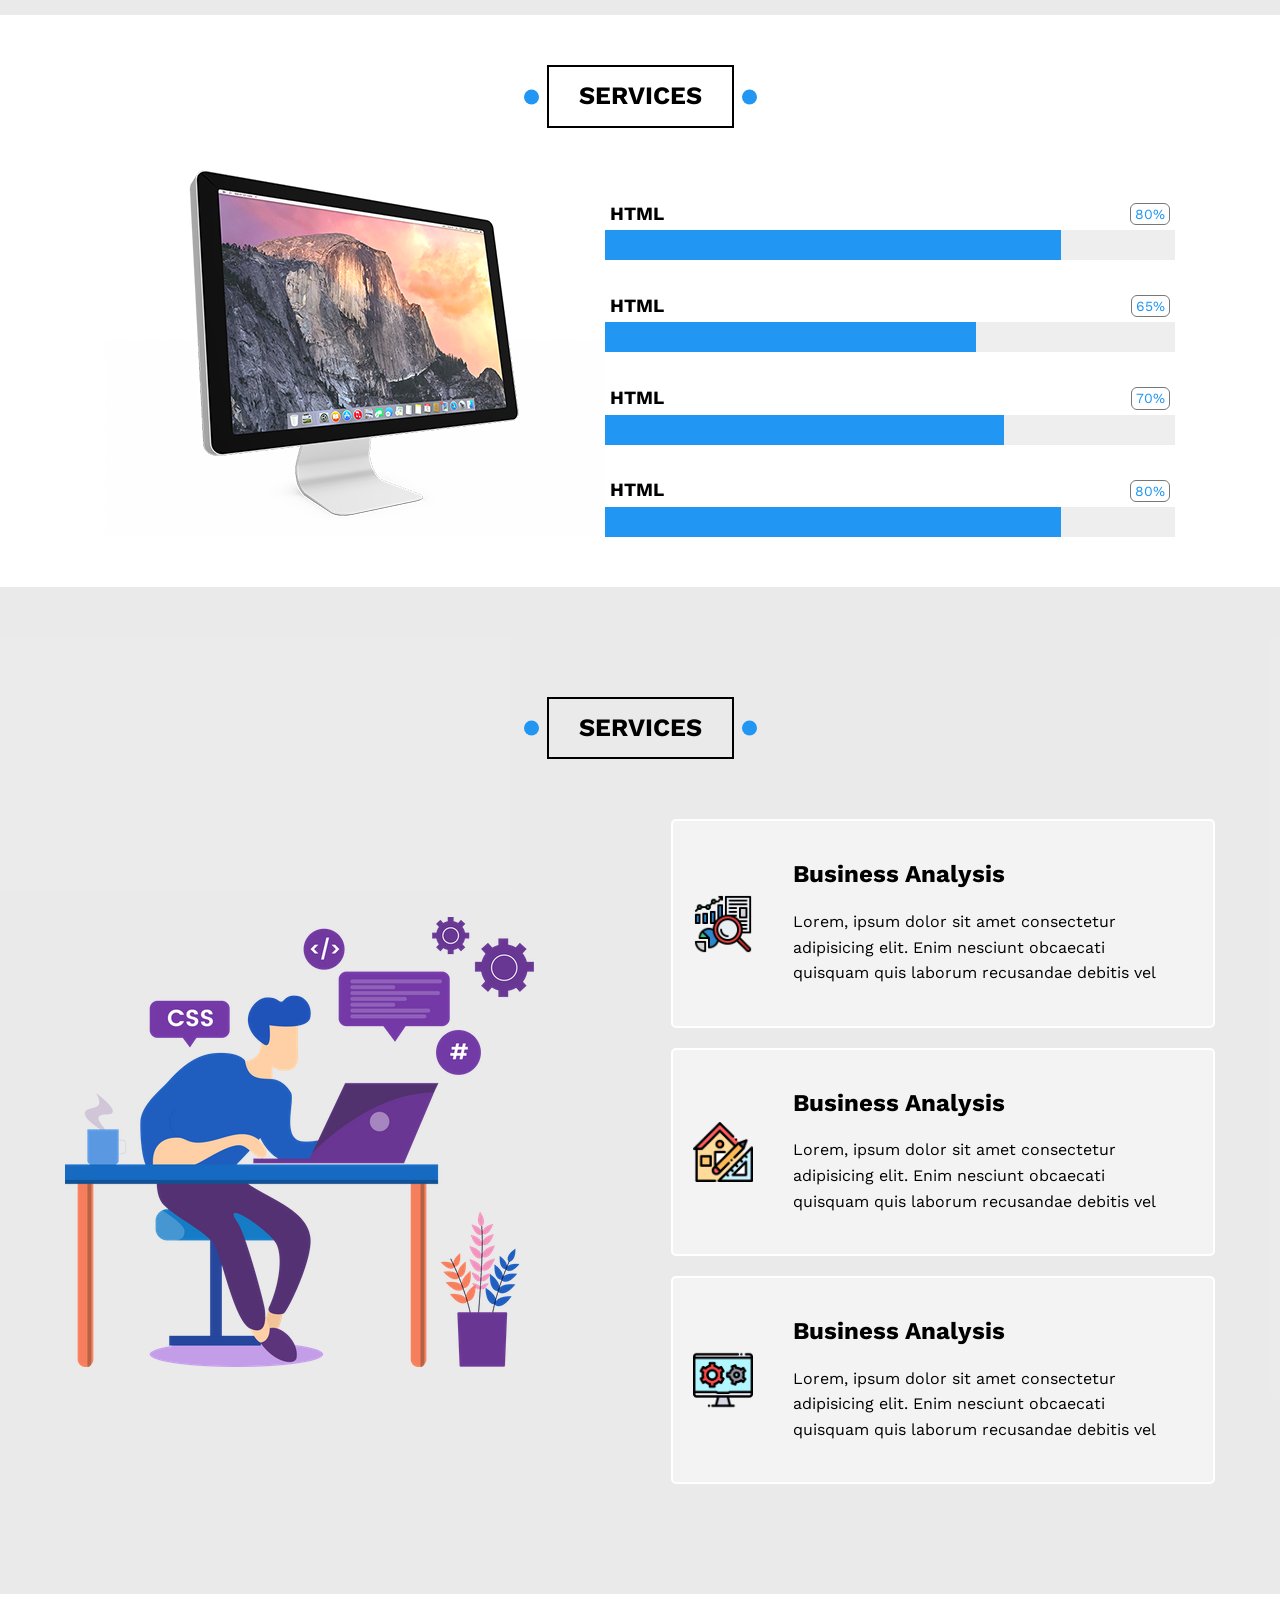
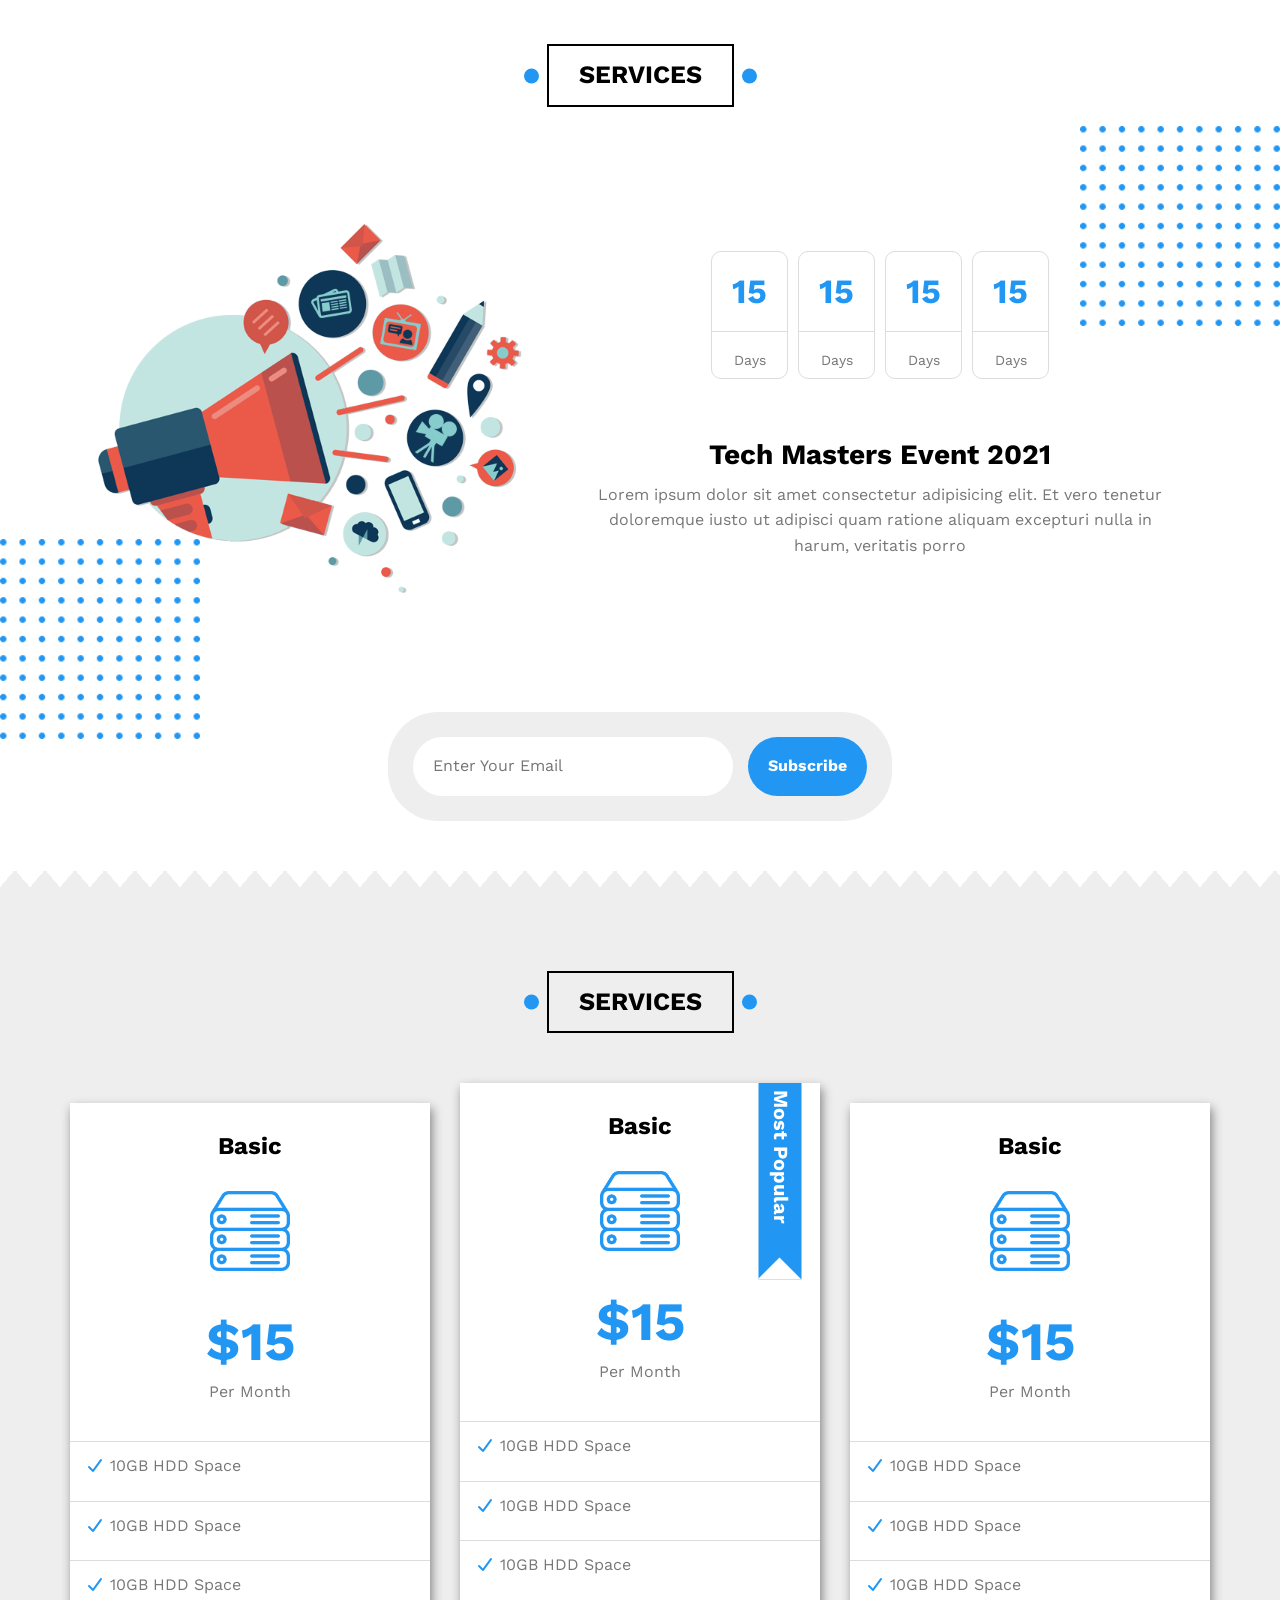
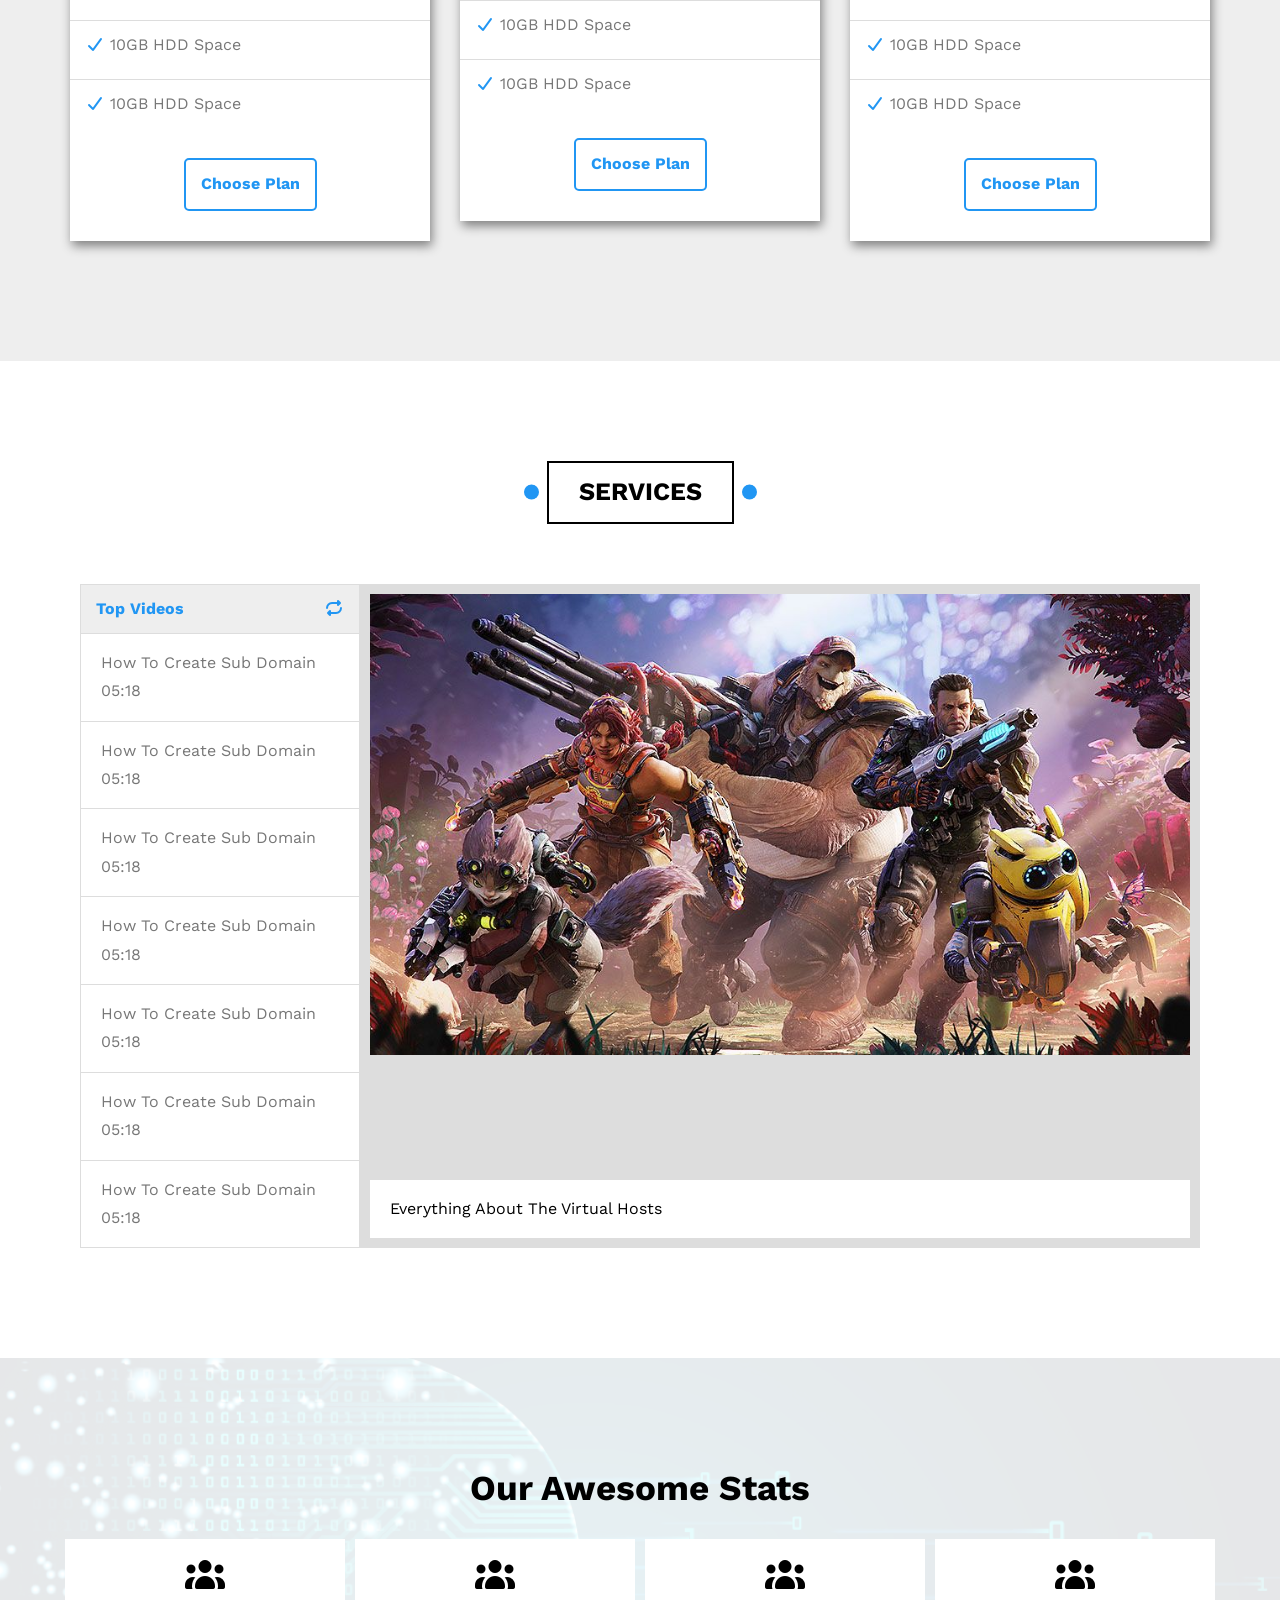
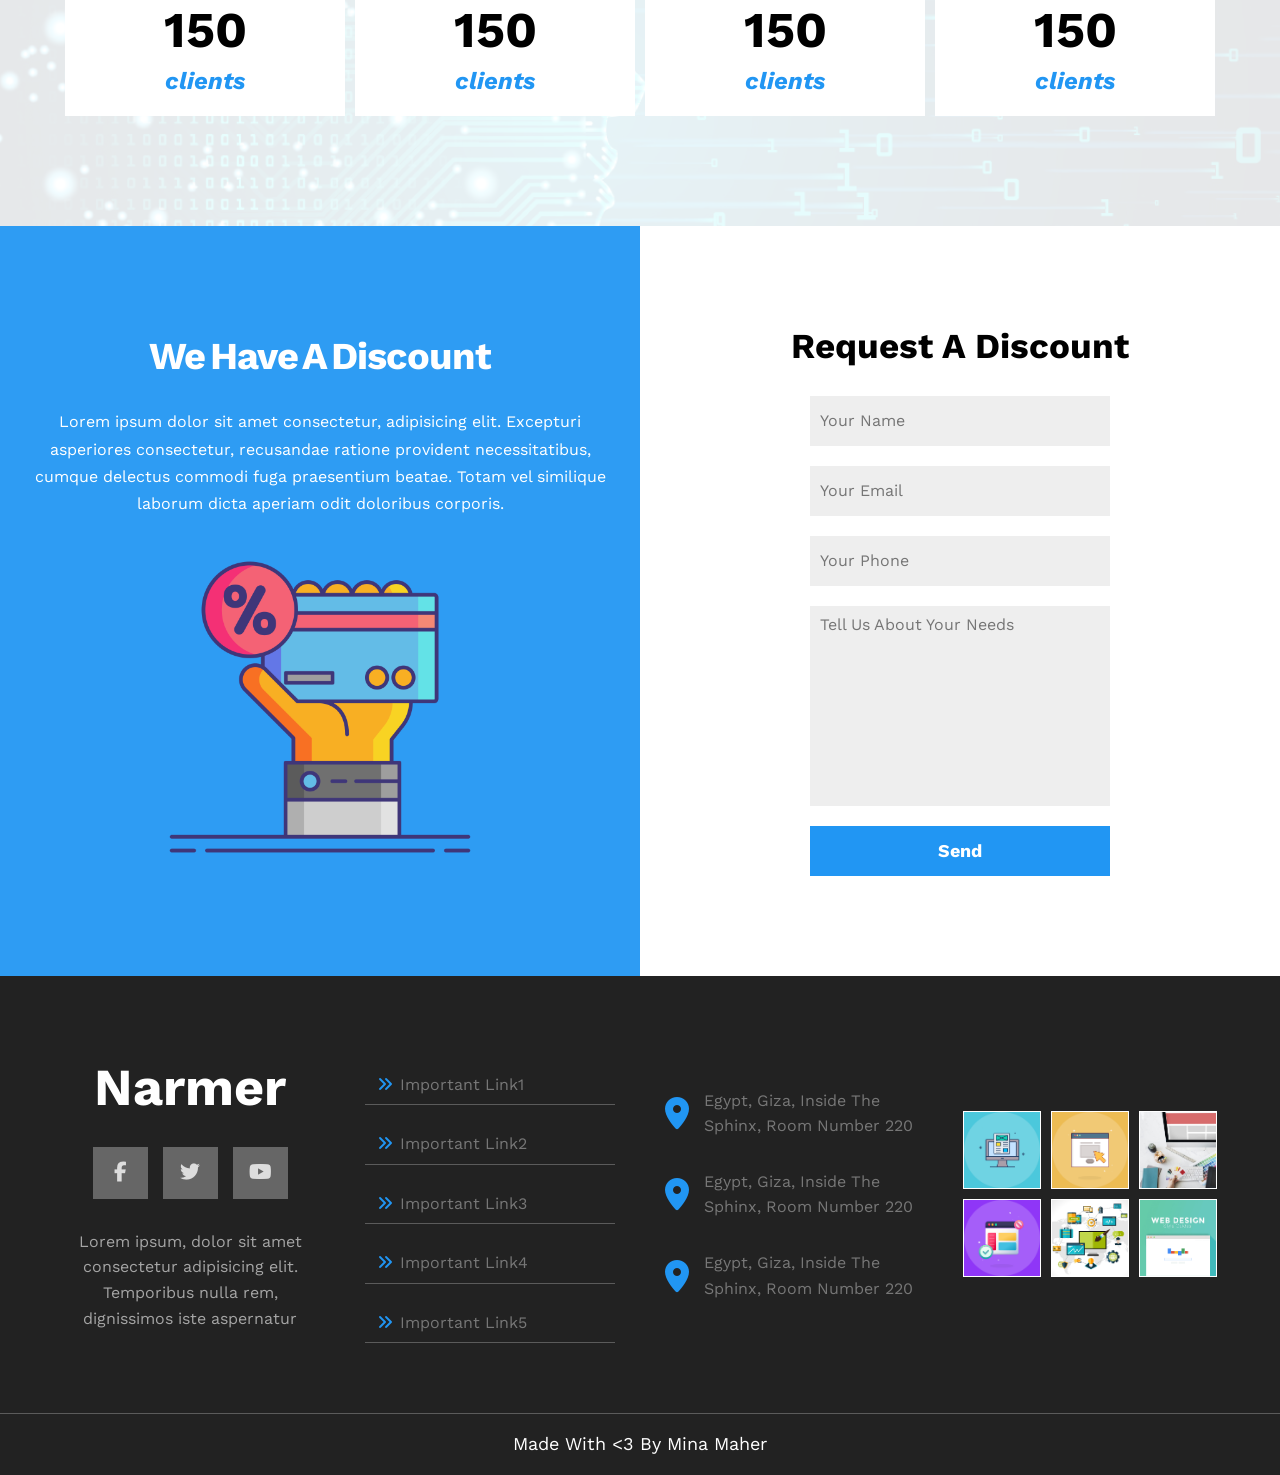
<file: project #6/index.html>
<!DOCTYPE html>
<html lang="en">

<head>
  <meta charset="UTF-8">
  <meta name="viewport" content="width=device-width, initial-scale=1.0">
  <title>Narmer</title>
  <link rel="preconnect" href="https://fonts.googleapis.com">
  <link rel="preconnect" href="https://fonts.gstatic.com" crossorigin>
  <link
    href="https://fonts.googleapis.com/css2?family=Cairo:wght@200..1000&family=Work+Sans:ital,wght@0,100..900;1,100..900&display=swap"
    rel="stylesheet">
  <link rel="stylesheet" href="css/all.min.css" />
  <link rel="stylesheet" href="css/normalize.css" />
  <link rel="stylesheet" href="css/style.css" />

</head>

<body>
  <div class="page">

    <section class="landing">
      <header>
        <div class="container">
          <div class="logo">
            <a href="#">
              Narmer
            </a>
          </div>
          <ul class="links">
            <li>
              <a href="#">Articles</a>
            </li>
            <li>
              <a href="#">Gallery</a>
            </li>
            <li>
              <a href="#">Features</a>
            </li>
            <li class="menu-link">
              <a href="#">Other Links</a>
            </li>
            <div class="menu">
              <img src="imgs/megamenu.png" alt="">
              <ul>
                <li>
                  <a href="#testimonials"><i class="far fa-comments fa-fw"></i> Testimonials</a>
                </li>
                <li>
                  <a href="#team"><i class="far fa-user fa-fw"></i> Team Members</a>
                </li>
                <li>
                  <a href="#services"><i class="far fa-building fa-fw"></i> Services</a>
                </li>
                <li>
                  <a href="#our-skills"><i class="far fa-check-circle fa-fw"></i> Our Skills</a>
                </li>
                <li>
                  <a href="#work-steps"><i class="far fa-clipboard fa-fw"></i> How It Works</a>
                </li>
                <li>
                  <a href="#events"><i class="far fa-calendar-alt fa-fw"></i> Events</a>
                </li>
                <li>
                  <a href="#pricing"><i class="fas fa-server fa-fw"></i> Pricing Plans</a>
                </li>
                <li>
                  <a href="#video"><i class="far fa-play-circle fa-fw"></i> Top Videos</a>
                </li>
                <li>
                  <a href="#stats"><i class="far fa-chart-bar fa-fw"></i> Stats</a>
                </li>
                <li>
                  <a href="#discount"><i class="fas fa-percent fa-fw"></i> Request A Discount</a>
                </li>
              </ul>
            </div>
          </ul>
        </div>
      </header>
      <div class="body">
        <div class="container">
          <div class="text">
            <h1>
              Welcome, To Narmer World
            </h1>
            <p>
              Here Iam gonna share everything about my life. Books Iam reading, Games Iam Playing, Stories and Events
            </p>
          </div>
          <div class="image">
            <img src="imgs/landing-image.png" alt="">
          </div>
        </div>
      </div>
      <i class="fa-solid fa-angles-down down-angles"></i>
    </section>

    <section class="articles-section">
      <div class="container">
        <h2 class="section-title">
          Articles
        </h2>

        <div class="articles">
          <div class="article">
            <img src="imgs/cat-01.jpg" alt="">
            <div class="text">
              <h3>
                Test Title
              </h3>
              <p>
                Lorem ipsum dolor sit amet consectetur, adipisicing elit. Reprehenderit
              </p>
            </div>
            <div class="footer">
              <a href="#">Read More</a>
              <i class="fa-solid fa-right-long"></i>
            </div>
          </div>
          <div class="article">
            <img src="imgs/cat-02.jpg" alt="">
            <div class="text">
              <h3>
                Test Title
              </h3>
              <p>
                Lorem ipsum dolor sit amet consectetur, adipisicing elit. Reprehenderit
              </p>
            </div>
            <div class="footer">
              <a href="#">Read More</a>
              <i class="fa-solid fa-right-long"></i>
            </div>
          </div>
          <div class="article">
            <img src="imgs/cat-03.jpg" alt="">
            <div class="text">
              <h3>
                Test Title
              </h3>
              <p>
                Lorem ipsum dolor sit amet consectetur, adipisicing elit. Reprehenderit
              </p>
            </div>
            <div class="footer">
              <a href="#">Read More</a>
              <i class="fa-solid fa-right-long"></i>
            </div>
          </div>
          <div class="article">
            <img src="imgs/cat-04.jpg" alt="">
            <div class="text">
              <h3>
                Test Title
              </h3>
              <p>
                Lorem ipsum dolor sit amet consectetur, adipisicing elit. Reprehenderit
              </p>
            </div>
            <div class="footer">
              <a href="#">Read More</a>
              <i class="fa-solid fa-right-long"></i>
            </div>
          </div>
          <div class="article">
            <img src="imgs/cat-05.jpg" alt="">
            <div class="text">
              <h3>
                Test Title
              </h3>
              <p>
                Lorem ipsum dolor sit amet consectetur, adipisicing elit. Reprehenderit
              </p>
            </div>
            <div class="footer">
              <a href="#">Read More</a>
              <i class="fa-solid fa-right-long"></i>
            </div>
          </div>
          <div class="article">
            <img src="imgs/cat-06.jpg" alt="">
            <div class="text">
              <h3>
                Test Title
              </h3>
              <p>
                Lorem ipsum dolor sit amet consectetur, adipisicing elit. Reprehenderit
              </p>
            </div>
            <div class="footer">
              <a href="#">Read More</a>
              <i class="fa-solid fa-right-long"></i>
            </div>
          </div>
          <div class="article">
            <img src="imgs/cat-07.jpg" alt="">
            <div class="text">
              <h3>
                Test Title
              </h3>
              <p>
                Lorem ipsum dolor sit amet consectetur, adipisicing elit. Reprehenderit
              </p>
            </div>
            <div class="footer">
              <a href="#">Read More</a>
              <i class="fa-solid fa-right-long"></i>
            </div>
          </div>
          <div class="article">
            <img src="imgs/cat-08.jpg" alt="">
            <div class="text">
              <h3>
                Test Title
              </h3>
              <p>
                Lorem ipsum dolor sit amet consectetur, adipisicing elit. Reprehenderit
              </p>
            </div>
            <div class="footer">
              <a href="#">Read More</a>
              <i class="fa-solid fa-right-long"></i>
            </div>
          </div>
        </div>

      </div>
    </section>


    <div class="spikes"></div>

    <section class="gallery-section">
      <div class="container">
        <h2 class="section-title">
          Gallery
        </h2>
        <div class="images">
          <div class="image">
            <img src="imgs/gallery-01.png" alt="">
          </div>
          <div class="image">
            <img src="imgs/gallery-02.png" alt="">
          </div>
          <div class="image">
            <img src="imgs/gallery-03.jpg" alt="">
          </div>
          <div class="image">
            <img src="imgs/gallery-04.png" alt="">
          </div>
          <div class="image">
            <img src="imgs/gallery-05.jpg" alt="">
          </div>
          <div class="image">
            <img src="imgs/gallery-06.png" alt="">
          </div>
        </div>
      </div>
    </section>

    <section class="feature-section">
      <div class="container">
        <h2 class="section-title">
          Features
        </h2>

        <div class="features">
          <div class="feature">
            <div class="image">
              <img src="imgs/features-01.jpg" alt="">
            </div>
            <div class="text">
              <h2>Quality</h2>
              <p>
                Lorem ipsum dolor sit amet consectetur adipisicing elit. Odit harum hic veniam eligendi minima
              </p>
              <button>
                More
              </button>
            </div>
          </div>
          <div class="feature">
            <div class="image">
              <img src="imgs/features-01.jpg" alt="">
            </div>
            <div class="text">
              <h2>Quality</h2>
              <p>
                Lorem ipsum dolor sit amet consectetur adipisicing elit. Odit harum hic veniam eligendi minima
              </p>
              <button>
                More
              </button>
            </div>
          </div>
          <div class="feature">
            <div class="image">
              <img src="imgs/features-01.jpg" alt="">
            </div>
            <div class="text">
              <h2>Quality</h2>
              <p>
                Lorem ipsum dolor sit amet consectetur adipisicing elit. Odit harum hic veniam eligendi minima
              </p>
              <button>
                More
              </button>
            </div>
          </div>
        </div>


      </div>
    </section>

    <section class="testimonials-section">
      <div class="container">
        <h2 class="section-title">
          Testimonials
        </h2>
        <div class="testimonials">
          <div class="testimonial">
            <div class="content">
              <h3>Mina Maher</h3>
              <p>Full Stack Developer</p>
              <ul>
                <li><i class="fa-solid fa-star"></i></li>
                <li><i class="fa-solid fa-star"></i></li>
                <li><i class="fa-solid fa-star"></i></li>
                <li><i class="fa-solid fa-star"></i></li>
                <li><i class="fa-solid fa-star"></i></li>
              </ul>
              <p>
                Lorem ipsum dolor sit amet consectetur adipisicing elit. Maiores et reiciendis voluptatum, amet est
                natus quaerat
                ducimus
              </p>
            </div>
            <div class="image">
              <img src="imgs/avatar-01.png" alt="">
            </div>
          </div>
          <div class="testimonial">
            <div class="content">
              <h3>Mina Maher</h3>
              <p>Full Stack Developer</p>
              <ul>
                <li><i class="fa-solid fa-star"></i></li>
                <li><i class="fa-solid fa-star"></i></li>
                <li><i class="fa-solid fa-star"></i></li>
                <li><i class="fa-solid fa-star"></i></li>
                <li><i class="fa-solid fa-star"></i></li>
              </ul>
              <p>
                Lorem ipsum dolor sit amet consectetur adipisicing elit. Maiores et reiciendis voluptatum, amet est
                natus quaerat
                ducimus
              </p>
            </div>
            <div class="image">
              <img src="imgs/avatar-02.png" alt="">
            </div>
          </div>
          <div class="testimonial">
            <div class="content">
              <h3>Mina Maher</h3>
              <p>Full Stack Developer</p>
              <ul>
                <li><i class="fa-solid fa-star"></i></li>
                <li><i class="fa-solid fa-star"></i></li>
                <li><i class="fa-solid fa-star"></i></li>
                <li><i class="fa-solid fa-star"></i></li>
                <li><i class="fa-solid fa-star"></i></li>
              </ul>
              <p>
                Lorem ipsum dolor sit amet consectetur adipisicing elit. Maiores et reiciendis voluptatum, amet est
                natus quaerat
                ducimus
              </p>
            </div>
            <div class="image">
              <img src="imgs/avatar-03.png" alt="">
            </div>
          </div>
          <div class="testimonial">
            <div class="content">
              <h3>Mina Maher</h3>
              <p>Full Stack Developer</p>
              <ul>
                <li><i class="fa-solid fa-star"></i></li>
                <li><i class="fa-solid fa-star"></i></li>
                <li><i class="fa-solid fa-star"></i></li>
                <li><i class="fa-solid fa-star"></i></li>
                <li><i class="fa-solid fa-star"></i></li>
              </ul>
              <p>
                Lorem ipsum dolor sit amet consectetur adipisicing elit. Maiores et reiciendis voluptatum, amet est
                natus quaerat
                ducimus
              </p>
            </div>
            <div class="image">
              <img src="imgs/avatar-04.png" alt="">
            </div>
          </div>
          <div class="testimonial">
            <div class="content">
              <h3>Mina Maher</h3>
              <p>Full Stack Developer</p>
              <ul>
                <li><i class="fa-solid fa-star"></i></li>
                <li><i class="fa-solid fa-star"></i></li>
                <li><i class="fa-solid fa-star"></i></li>
                <li><i class="fa-solid fa-star"></i></li>
                <li><i class="fa-solid fa-star"></i></li>
              </ul>
              <p>
                Lorem ipsum dolor sit amet consectetur adipisicing elit. Maiores et reiciendis voluptatum, amet est
                natus quaerat
                ducimus
              </p>
            </div>
            <div class="image">
              <img src="imgs/avatar-05.png" alt="">
            </div>
          </div>
          <div class="testimonial">
            <div class="content">
              <h3>Mina Maher</h3>
              <p>Full Stack Developer</p>
              <ul>
                <li><i class="fa-solid fa-star"></i></li>
                <li><i class="fa-solid fa-star"></i></li>
                <li><i class="fa-solid fa-star"></i></li>
                <li><i class="fa-solid fa-star"></i></li>
                <li><i class="fa-solid fa-star"></i></li>
              </ul>
              <p>
                Lorem ipsum dolor sit amet consectetur adipisicing elit. Maiores et reiciendis voluptatum, amet est
                natus quaerat
                ducimus
              </p>
            </div>
            <div class="image">
              <img src="imgs/avatar-06.png" alt="">
            </div>
          </div>

        </div>
      </div>
    </section>

    <section class="team-members-section">
      <div class="container">
        <h2 class="section-title">
          Testimonials
        </h2>
        <div class="members">
          <div class="member">
            <div class="social">
              <div class="image">
                <img src="imgs/team-01.jpg" alt="">
              </div>
              <ul>
                <li>
                  <a href="">
                    <i class="fa-brands fa-facebook-f"></i>
                  </a>
                </li>
                <li>
                  <a href="">
                    <i class="fa-brands fa-twitter"></i>
                  </a>
                </li>
                <li>
                  <a href="">
                    <i class="fa-brands fa-linkedin-in"></i>
                  </a>
                </li>
                <li>
                  <a href="">
                    <i class="fa-brands fa-youtube"></i>
                  </a>
                </li>
              </ul>
            </div>
            <div class="text">
              <h2>Name</h2>
              <p>
                Simple Short Description
              </p>
            </div>
          </div>
          <div class="member">
            <div class="social">
              <div class="image">
                <img src="imgs/team-02.jpg" alt="">
              </div>
              <ul>
                <li>
                  <a href="">
                    <i class="fa-brands fa-facebook-f"></i>
                  </a>
                </li>
                <li>
                  <a href="">
                    <i class="fa-brands fa-twitter"></i>
                  </a>
                </li>
                <li>
                  <a href="">
                    <i class="fa-brands fa-linkedin-in"></i>
                  </a>
                </li>
                <li>
                  <a href="">
                    <i class="fa-brands fa-youtube"></i>
                  </a>
                </li>
              </ul>
            </div>
            <div class="text">
              <h2>Name</h2>
              <p>
                Simple Short Description
              </p>
            </div>
          </div>
          <div class="member">
            <div class="social">
              <div class="image">
                <img src="imgs/team-03.jpg" alt="">
              </div>
              <ul>
                <li>
                  <a href="">
                    <i class="fa-brands fa-facebook-f"></i>
                  </a>
                </li>
                <li>
                  <a href="">
                    <i class="fa-brands fa-twitter"></i>
                  </a>
                </li>
                <li>
                  <a href="">
                    <i class="fa-brands fa-linkedin-in"></i>
                  </a>
                </li>
                <li>
                  <a href="">
                    <i class="fa-brands fa-youtube"></i>
                  </a>
                </li>
              </ul>
            </div>
            <div class="text">
              <h2>Name</h2>
              <p>
                Simple Short Description
              </p>
            </div>
          </div>

          <div class="member">
            <div class="social">
              <div class="image">
                <img src="imgs/team-04.jpg" alt="">
              </div>
              <ul>
                <li>
                  <a href="">
                    <i class="fa-brands fa-facebook-f"></i>
                  </a>
                </li>
                <li>
                  <a href="">
                    <i class="fa-brands fa-twitter"></i>
                  </a>
                </li>
                <li>
                  <a href="">
                    <i class="fa-brands fa-linkedin-in"></i>
                  </a>
                </li>
                <li>
                  <a href="">
                    <i class="fa-brands fa-youtube"></i>
                  </a>
                </li>
              </ul>
            </div>
            <div class="text">
              <h2>Name</h2>
              <p>
                Simple Short Description
              </p>
            </div>
          </div>
          <div class="member">
            <div class="social">
              <div class="image">
                <img src="imgs/team-05.png" alt="">
              </div>
              <ul>
                <li>
                  <a href="">
                    <i class="fa-brands fa-facebook-f"></i>
                  </a>
                </li>
                <li>
                  <a href="">
                    <i class="fa-brands fa-twitter"></i>
                  </a>
                </li>
                <li>
                  <a href="">
                    <i class="fa-brands fa-linkedin-in"></i>
                  </a>
                </li>
                <li>
                  <a href="">
                    <i class="fa-brands fa-youtube"></i>
                  </a>
                </li>
              </ul>
            </div>
            <div class="text">
              <h2>Name</h2>
              <p>
                Simple Short Description
              </p>
            </div>
          </div>
          <div class="member">
            <div class="social">
              <div class="image">
                <img src="imgs/team-06.png" alt="">
              </div>
              <ul>
                <li>
                  <a href="">
                    <i class="fa-brands fa-facebook-f"></i>
                  </a>
                </li>
                <li>
                  <a href="">
                    <i class="fa-brands fa-twitter"></i>
                  </a>
                </li>
                <li>
                  <a href="">
                    <i class="fa-brands fa-linkedin-in"></i>
                  </a>
                </li>
                <li>
                  <a href="">
                    <i class="fa-brands fa-youtube"></i>
                  </a>
                </li>
              </ul>
            </div>
            <div class="text">
              <h2>Name</h2>
              <p>
                Simple Short Description
              </p>
            </div>
          </div>
          <div class="member">
            <div class="social">
              <div class="image">
                <img src="imgs/team-07.jpg" alt="">
              </div>
              <ul>
                <li>
                  <a href="">
                    <i class="fa-brands fa-facebook-f"></i>
                  </a>
                </li>
                <li>
                  <a href="">
                    <i class="fa-brands fa-twitter"></i>
                  </a>
                </li>
                <li>
                  <a href="">
                    <i class="fa-brands fa-linkedin-in"></i>
                  </a>
                </li>
                <li>
                  <a href="">
                    <i class="fa-brands fa-youtube"></i>
                  </a>
                </li>
              </ul>
            </div>
            <div class="text">
              <h2>Name</h2>
              <p>
                Simple Short Description
              </p>
            </div>
          </div>
          <div class="member">
            <div class="social">
              <div class="image">
                <img src="imgs/team-08.jpg" alt="">
              </div>
              <ul>
                <li>
                  <a href="">
                    <i class="fa-brands fa-facebook-f"></i>
                  </a>
                </li>
                <li>
                  <a href="">
                    <i class="fa-brands fa-twitter"></i>
                  </a>
                </li>
                <li>
                  <a href="">
                    <i class="fa-brands fa-linkedin-in"></i>
                  </a>
                </li>
                <li>
                  <a href="">
                    <i class="fa-brands fa-youtube"></i>
                  </a>
                </li>
              </ul>
            </div>
            <div class="text">
              <h2>Name</h2>
              <p>
                Simple Short Description
              </p>
            </div>
          </div>
        </div>
      </div>
    </section>

    <section class="services-section">
      <div class="container">
        <h2 class="section-title">
          Services
        </h2>
        <div class="services">
          <div class="service">
            <div class="name">
              <i class="fa-solid fa-laptop-code"></i>
              <h2>Coding</h2>
            </div>
            <div class="detail">
              <a href="#">Details</a>
            </div>
          </div>
          <div class="service">
            <div class="name">
              <i class="fa-solid fa-laptop-code"></i>
              <h2>Coding</h2>
            </div>
            <div class="detail">
              <a href="#">Details</a>
            </div>
          </div>
          <div class="service">
            <div class="name">
              <i class="fa-solid fa-laptop-code"></i>
              <h2>Coding</h2>
            </div>
            <div class="detail">
              <a href="#">Details</a>
            </div>
          </div>
          <div class="service">
            <div class="name">
              <i class="fa-solid fa-laptop-code"></i>
              <h2>Coding</h2>
            </div>
            <div class="detail">
              <a href="#">Details</a>
            </div>
          </div>
          <div class="service">
            <div class="name">
              <i class="fa-solid fa-laptop-code"></i>
              <h2>Coding</h2>
            </div>
            <div class="detail">
              <a href="#">Details</a>
            </div>
          </div>
          <div class="service">
            <div class="name">
              <i class="fa-solid fa-laptop-code"></i>
              <h2>Coding</h2>
            </div>
            <div class="detail">
              <a href="#">Details</a>
            </div>
          </div>
        </div>
      </div>
    </section>

    <section class="skills-section">
      <div class="container">
        <h2 class="section-title">
          Services
        </h2>
        <div class="box">
          <img src="imgs/skills.png" alt="">
          <div class="skills">
            <div class="skill">
              <div class="text">
                <h3>HTML</h3>
                <span>80%</span>
              </div>
              <div class="progress">
                <span style="width: 80%;"></span>
              </div>
            </div>
            <div class="skill">
              <div class="text">
                <h3>HTML</h3>
                <span>65%</span>
              </div>
              <div class="progress">
                <span style="width: 65%;"></span>
              </div>
            </div>
            <div class="skill">
              <div class="text">
                <h3>HTML</h3>
                <span>70%</span>
              </div>
              <div class="progress">
                <span style="width: 70%;"></span>
              </div>
            </div>
            <div class="skill">
              <div class="text">
                <h3>HTML</h3>
                <span>80%</span>
              </div>
              <div class="progress">
                <span style="width: 80%;"></span>
              </div>
            </div>
          </div>
        </div>
      </div>
    </section>

    <section class="works-section">
      <div class="container">
        <h2 class="section-title">
          Services
        </h2>
        <div class="box">
          <img src="imgs/work-steps.png" alt="">
          <div class="works">
            <div class="work">
              <img src="imgs/work-steps-1.png" alt="">
              <div class="text">
                <h2>Business Analysis</h2>
                <p>
                  Lorem, ipsum dolor sit amet consectetur adipisicing elit. Enim nesciunt obcaecati quisquam quis
                  laborum recusandae
                  debitis vel
                </p>
              </div>
            </div>
            <div class="work">
              <img src="imgs/work-steps-2.png" alt="">
              <div class="text">
                <h2>Business Analysis</h2>
                <p>
                  Lorem, ipsum dolor sit amet consectetur adipisicing elit. Enim nesciunt obcaecati quisquam quis
                  laborum recusandae
                  debitis vel
                </p>
              </div>
            </div>
            <div class="work">
              <img src="imgs/work-steps-3.png" alt="">
              <div class="text">
                <h2>Business Analysis</h2>
                <p>
                  Lorem, ipsum dolor sit amet consectetur adipisicing elit. Enim nesciunt obcaecati quisquam quis
                  laborum recusandae
                  debitis vel
                </p>
              </div>
            </div>
          </div>
        </div>
      </div>
    </section>

    <section class="events-section">
      <div class="container">
        <h2 class="section-title">
          Services
        </h2>
        <div class="box">
          <img src="imgs/events.png" alt="">
          <div class="time-text">
            <div class="time">
              <div class="unit">
                <span class="number">15</span>
                <span class="word">Days</span>
              </div>
              <div class="unit">
                <span class="number">15</span>
                <span class="word">Days</span>
              </div>
              <div class="unit">
                <span class="number">15</span>
                <span class="word">Days</span>
              </div class="unit">
              <div class="unit">
                <span class="number">15</span>
                <span class="word">Days</span>
              </div>
            </div>
            <div class="text">
              <h2>Tech Masters Event 2021</h2>
              <p>
                Lorem ipsum dolor sit amet consectetur adipisicing elit. Et vero tenetur doloremque iusto ut adipisci
                quam ratione
                aliquam excepturi nulla in harum, veritatis porro
              </p>
            </div>
          </div>
        </div>

        <form action="">
          <input type="email" name="email" placeholder="Enter Your Email" />
          <input type="submit" value="Subscribe" />
        </form>

      </div>
    </section>
    <div class="spikes"></div>
    <section class="pricing-section">
      <div class="container">
        <h2 class="section-title">
          Services
        </h2>
        <div class="prices">
          <div class="price">
            <h2>Basic</h2>
            <img src="imgs/hosting-basic.png" alt="">
            <div class="price-val">
              <span class="val">$15</span>
              <span class="detail">Per Month</span>
            </div>
            <ul>
              <li>
                <i class="fa-solid fa-check"></i> 10GB HDD Space
              </li>
              <li>
                <i class="fa-solid fa-check"></i> 10GB HDD Space
              </li>
              <li>
                <i class="fa-solid fa-check"></i> 10GB HDD Space
              </li>
              <li>
                <i class="fa-solid fa-check"></i> 10GB HDD Space
              </li>
              <li>
                <i class="fa-solid fa-check"></i> 10GB HDD Space
              </li>
            </ul>
            <button>
              Choose Plan
            </button>
          </div>
          <div class="price middle">
            <h2>Basic</h2>
            <img src="imgs/hosting-basic.png" alt="">
            <div class="price-val">
              <span class="val">$15</span>
              <span class="detail">Per Month</span>
            </div>
            <ul>
              <li>
                <i class="fa-solid fa-check"></i> 10GB HDD Space
              </li>
              <li>
                <i class="fa-solid fa-check"></i> 10GB HDD Space
              </li>
              <li>
                <i class="fa-solid fa-check"></i> 10GB HDD Space
              </li>
              <li>
                <i class="fa-solid fa-check"></i> 10GB HDD Space
              </li>
              <li>
                <i class="fa-solid fa-check"></i> 10GB HDD Space
              </li>
            </ul>
            <button>
              Choose Plan
            </button>
            <p class="pop">
              Most Popular
            </p>
          </div>
          <div class="price">
            <h2>Basic</h2>
            <img src="imgs/hosting-basic.png" alt="">
            <div class="price-val">
              <span class="val">$15</span>
              <span class="detail">Per Month</span>
            </div>
            <ul>
              <li>
                <i class="fa-solid fa-check"></i> 10GB HDD Space
              </li>
              <li>
                <i class="fa-solid fa-check"></i> 10GB HDD Space
              </li>
              <li>
                <i class="fa-solid fa-check"></i> 10GB HDD Space
              </li>
              <li>
                <i class="fa-solid fa-check"></i> 10GB HDD Space
              </li>
              <li>
                <i class="fa-solid fa-check"></i> 10GB HDD Space
              </li>
            </ul>
            <button>
              Choose Plan
            </button>
          </div>
        </div>

      </div>
    </section>

    <section class="videos-section">

      <div class="container">
        <h2 class="section-title">
          Services
        </h2>

        <div class="box">
          <div class="left">
            <header>
              <span>Top Videos</span>
              <i class="fa-solid fa-repeat"></i>
            </header>
            <ul>
              <li>
                <p>How To Create Sub Domain</p>
                <span>05:18</span>
              </li>
              <li>
                <p>How To Create Sub Domain</p>
                <span>05:18</span>
              </li>
              <li>
                <p>How To Create Sub Domain</p>
                <span>05:18</span>
              </li>
              <li>
                <p>How To Create Sub Domain</p>
                <span>05:18</span>
              </li>
              <li>
                <p>How To Create Sub Domain</p>
                <span>05:18</span>
              </li>
              <li>
                <p>How To Create Sub Domain</p>
                <span>05:18</span>
              </li>
              <li>
                <p>How To Create Sub Domain</p>
                <span>05:18</span>
              </li>
            </ul>
          </div>
          <div class="right">
            <img src="imgs/video-preview.jpg" alt="">
            <p>Everything About The Virtual Hosts</p>
          </div>
        </div>

      </div>

    </section>



    <section class="awesome-section">
      <div class="container">
        <h2>Our Awesome Stats</h2>
        <div class="stats">
          <div class="stat">
            <i class="fa-solid fa-users"></i>
            <span class="val">150</span>
            <span class="type">clients</span>
          </div>
          <div class="stat">
            <i class="fa-solid fa-users"></i>
            <span class="val">150</span>
            <span class="type">clients</span>
          </div>
          <div class="stat">
            <i class="fa-solid fa-users"></i>
            <span class="val">150</span>
            <span class="type">clients</span>
          </div>
          <div class="stat">
            <i class="fa-solid fa-users"></i>
            <span class="val">150</span>
            <span class="type">clients</span>
          </div>
        </div>

      </div>
    </section>





    <section class="discount-section">
      <div class="left">
        <h2>We Have A Discount</h2>
        <p>
          Lorem ipsum dolor sit amet consectetur, adipisicing elit. Excepturi asperiores consectetur, recusandae
          ratione provident
          necessitatibus, cumque delectus commodi fuga praesentium beatae. Totam vel similique laborum dicta aperiam
          odit
          doloribus corporis.
        </p>
        <img src="imgs/discount.png" alt="">
      </div>
      <div class="right">
        <h2>Request A Discount</h2>
        <form action="">
          <input type="text" placeholder="Your Name" />
          <input type="email" placeholder="Your Email" />
          <input type="text" placeholder="Your Phone" />
          <textarea placeholder="Tell Us About Your Needs"></textarea>
          <input type="submit" value="Send" />
        </form>
      </div>
    </section>





    <footer>
      <div class="container">
        <div class="one">
          <h3>Narmer</h3>
          <ul>
            <li>
              <a href="">
                <i class="fa-brands fa-facebook-f"></i>
              </a>
            </li>
            <li>
              <a href="">
                <i class="fa-brands fa-twitter"></i>
              </a>
            </li>
            <li>
              <a href="">
                <i class="fa-brands fa-youtube"></i>
              </a>
            </li>
          </ul>
          <p>
            Lorem ipsum, dolor sit amet consectetur adipisicing elit. Temporibus nulla rem, dignissimos iste aspernatur
          </p>
        </div>
        <ul>
          <li>
            <a href="">
              <i class="fa-solid fa-angles-right"></i>
              Important Link1
            </a>
          </li>
          <li>
            <a href="">
              <i class="fa-solid fa-angles-right"></i>
              Important Link2
            </a>
          </li>
          <li>
            <a href="">
              <i class="fa-solid fa-angles-right"></i>
              Important Link3
            </a>
          </li>
          <li>
            <a href="">
              <i class="fa-solid fa-angles-right"></i>
              Important Link4
            </a>
          </li>
          <li>
            <a href="">
              <i class="fa-solid fa-angles-right"></i>
              Important Link5
            </a>
          </li>
        </ul>
        <div class="three">
          <div class="loc">
            <i class="fa-solid fa-location-dot"></i>
            <p>
              Egypt, Giza, Inside The Sphinx, Room Number 220
            </p>
          </div>
          <div class="loc">
            <i class="fa-solid fa-location-dot"></i>
            <p>
              Egypt, Giza, Inside The Sphinx, Room Number 220
            </p>
          </div>
          <div class="loc">
            <i class="fa-solid fa-location-dot"></i>
            <p>
              Egypt, Giza, Inside The Sphinx, Room Number 220
            </p>
          </div>
        </div>
        <div class="four">
          <div class="image">
            <img src="imgs/gallery-01.png" alt="">
          </div>
          <div class="image">
            <img src="imgs/gallery-02.png" alt="">

          </div>
          <div class="image">

            <img src="imgs/gallery-03.jpg" alt="">
          </div>
          <div class="image">

            <img src="imgs/gallery-04.png" alt="">
          </div>
          <div class="image">

            <img src="imgs/gallery-05.jpg" alt="">
          </div>
          <div class="image">
            <img src="imgs/gallery-06.png" alt="">

          </div>
        </div>
      </div>

      <p>
        Made With &lt;3 By Mina Maher
      </p>
    </footer>



  </div>
</body>

</html>
</file>
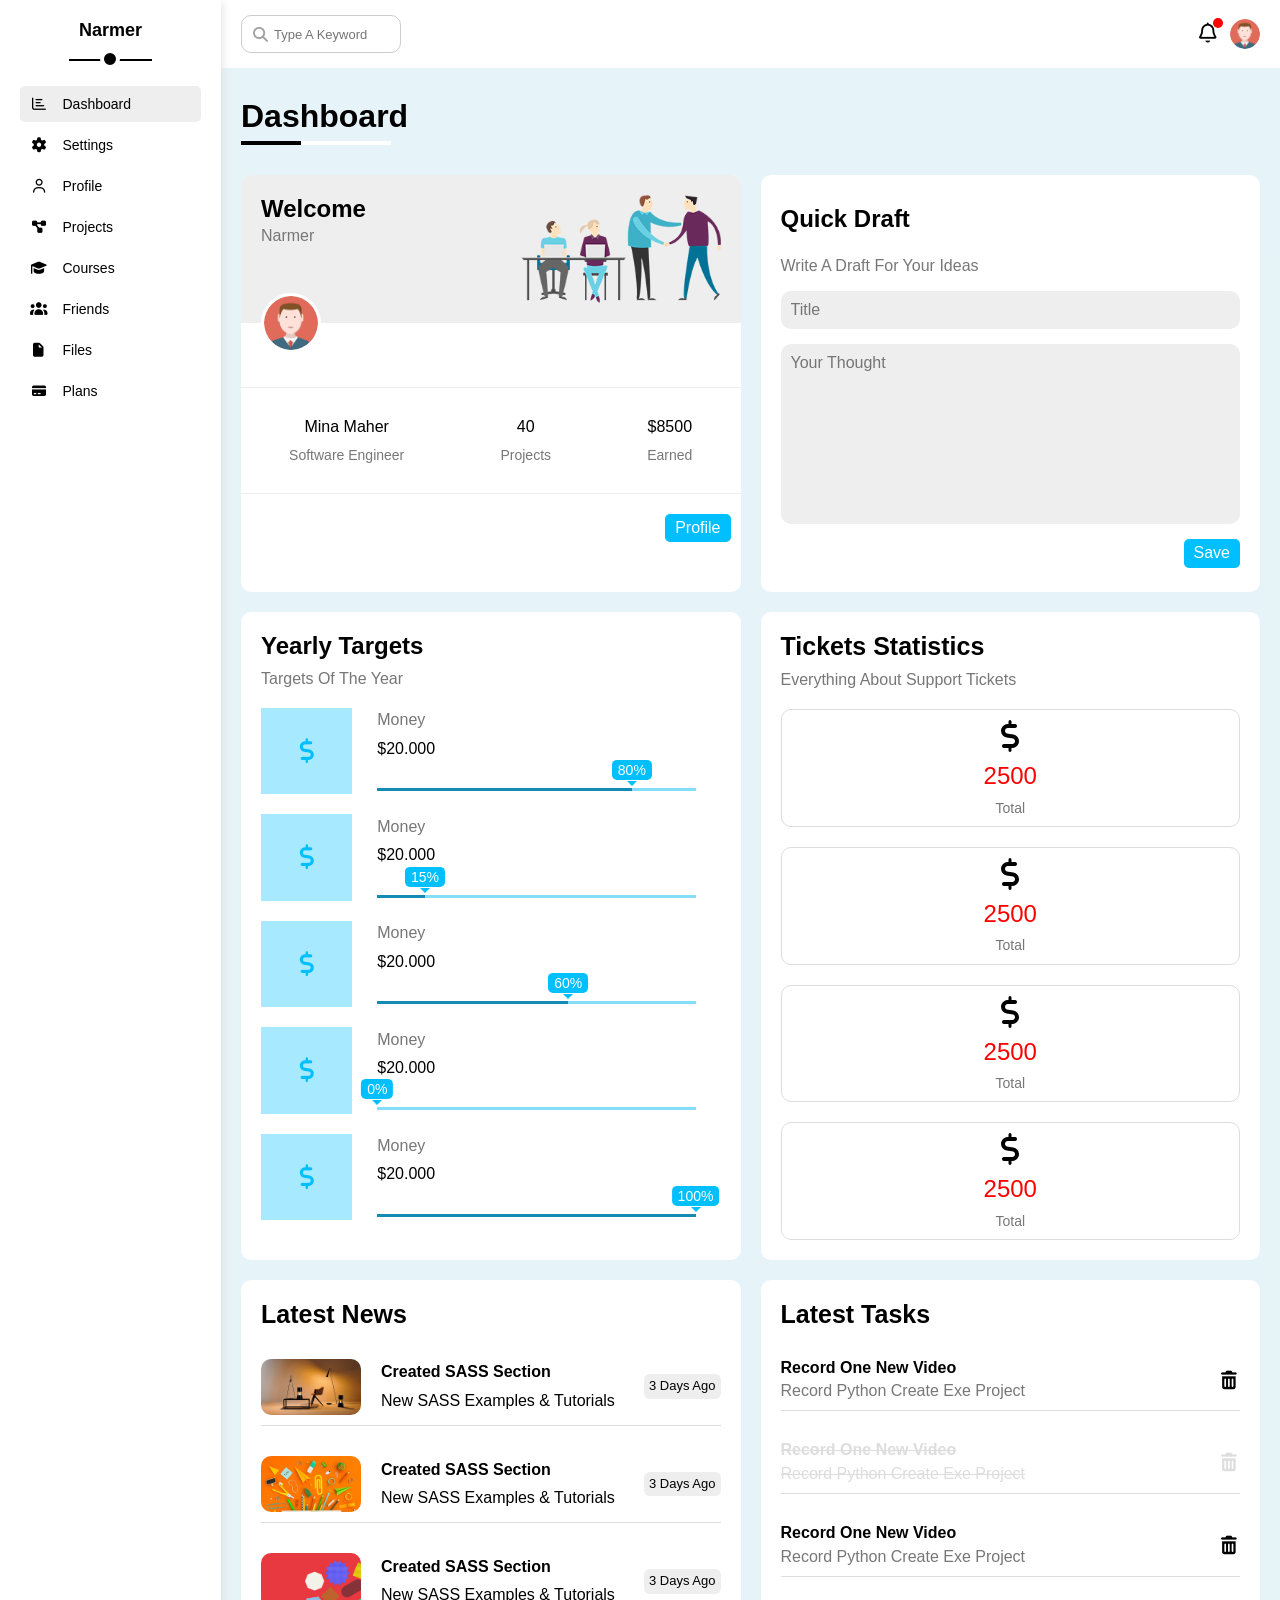
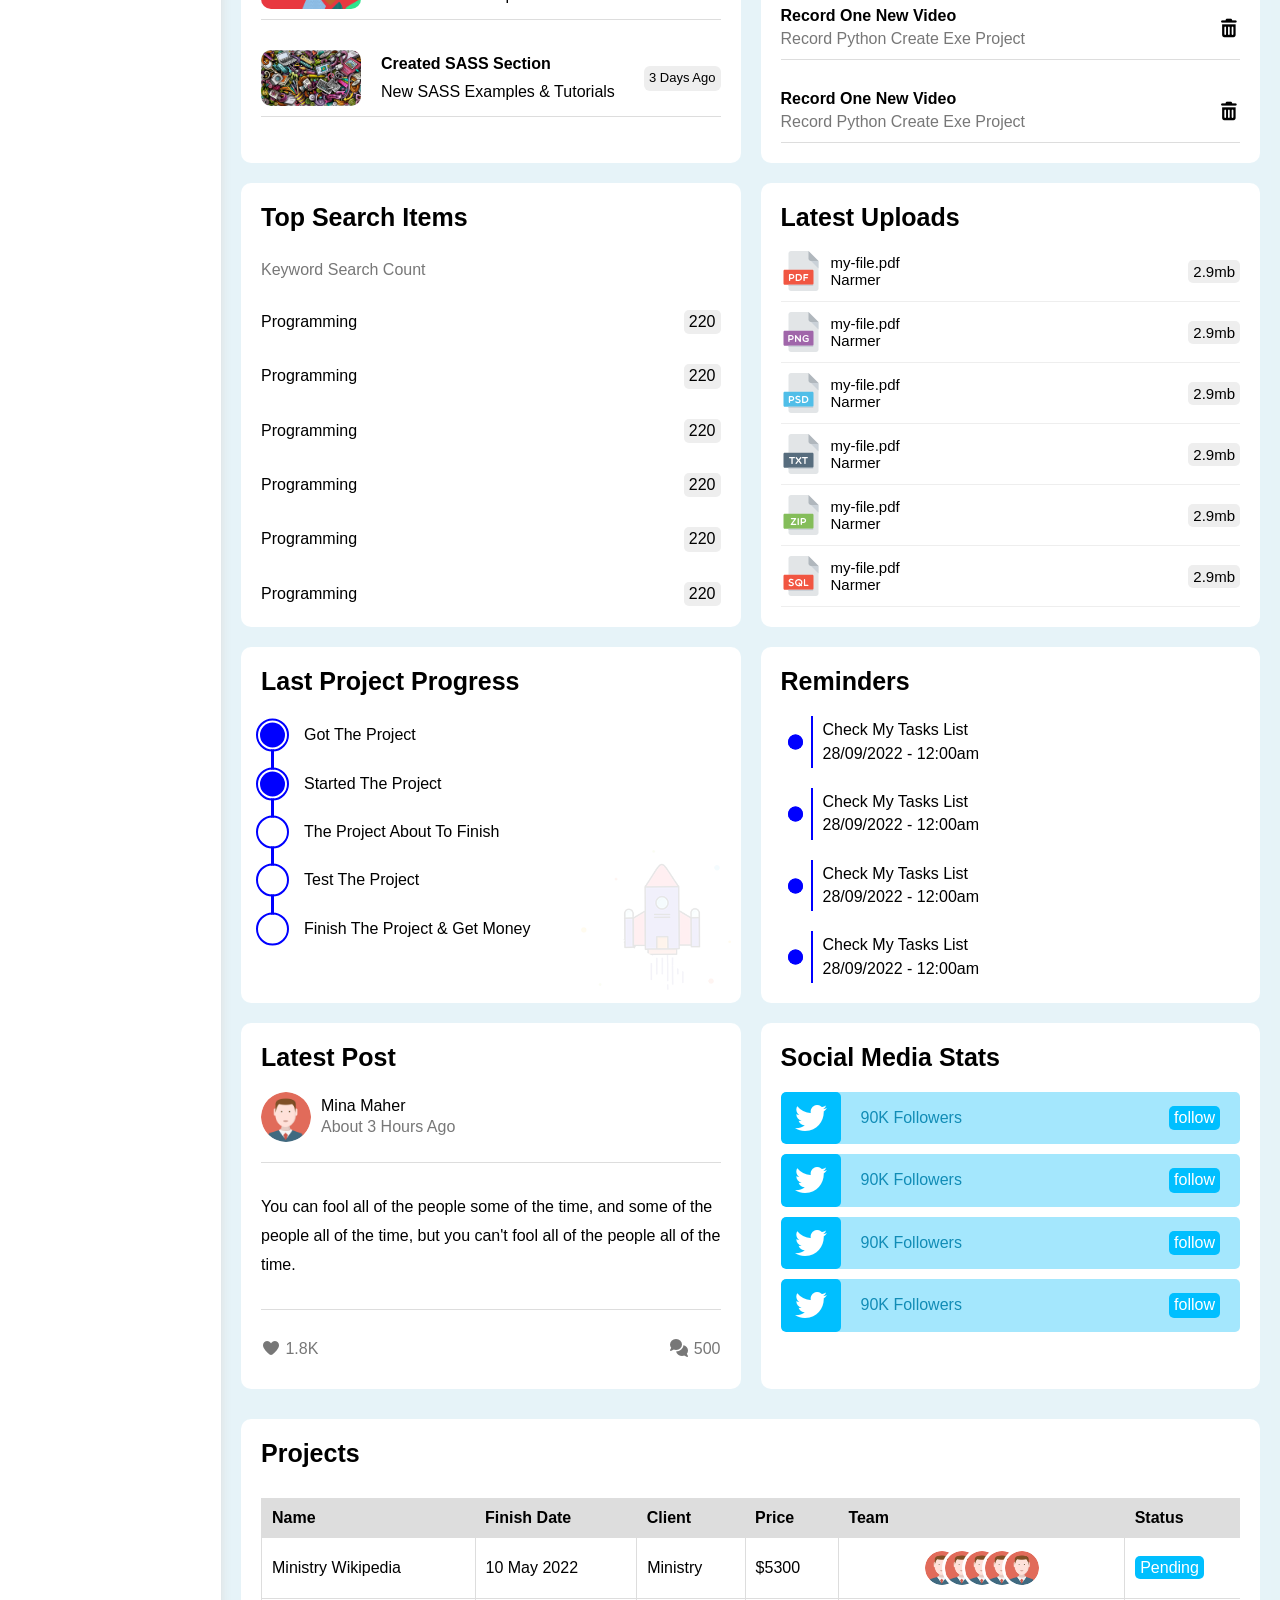
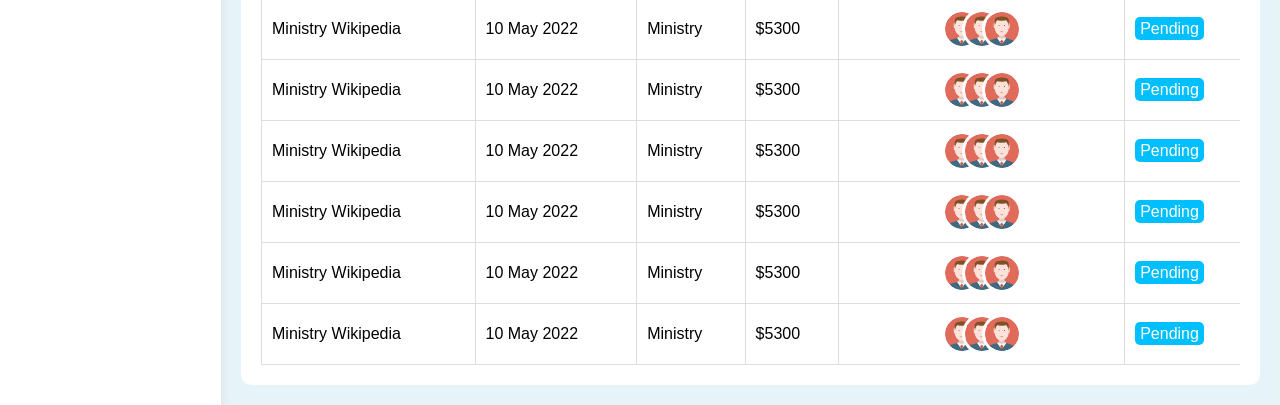
<file: template #7/index.html>
<!DOCTYPE html>
<html lang="en">

<head>
  <meta charset="UTF-8">
  <meta name="viewport" content="width=device-width, initial-scale=1.0">
  <title>Dashboard</title>
  <link rel="icon" href="imgs/dashboard-favicon.png" />
  <link rel="stylesheet" href="css/all.min.css">
  <link rel="stylesheet" href="css/normalize.css">
  <link rel="stylesheet" href="css/framework.css">
  <link rel="stylesheet" href="css/template.css">
  <link rel="stylesheet" href="css/dashboard.css">
</head>

<body>
  <div class="page">
    <aside class="sidebar p-10-20">
      <h3 class="f-18 fw-b p-relative">Narmer</h3>
      <ul>
        <li class="current brr-5">
          <a href="index.html" class="p-10 c-black f-14">
            <i class="fa-regular fa-chart-bar"></i>
            <span class="hide-mobile">Dashboard</span>
          </a>
        </li>
        <li class="brr-5 mt-5 ">
          <a href="settings.html" class="p-10 c-black f-14">
            <i class="fa-solid fa-gear"></i>
            <span class="hide-mobile">Settings</span>
          </a>
        </li>
        <li class="brr-5 mt-5 ">
          <a href="profile.html" class="p-10 c-black f-14">
            <i class="fa-regular fa-user"></i>
            <span class="hide-mobile">Profile</span>
          </a>
        </li>
        <li class="brr-5 mt-5 ">
          <a href="projects.html" class="p-10 c-black f-14">
            <i class="fa-solid fa-diagram-project"></i>
            <span class="hide-mobile">Projects</span>
          </a>
        </li>
        <li class="brr-5 mt-5 ">
          <a href="courses.html" class="p-10 c-black f-14">
            <i class="fa-solid fa-graduation-cap"></i>
            <span class="hide-mobile">Courses</span>
          </a>
        </li>
        <li class="brr-5 mt-5 ">
          <a href="friends.html" class="p-10 c-black f-14">
            <i class="fa-solid fa-users"></i>
            <span class="hide-mobile">Friends</span>
          </a>
        </li>
        <li class="brr-5 mt-5 ">
          <a href="files.html" class="p-10 c-black f-14">
            <i class="fa-solid fa-file"></i>
            <span class="hide-mobile">Files</span>
          </a>
        </li>
        <li class="brr-5 mt-5 ">
          <a href="plans.html" class="p-10 c-black f-14">
            <i class="fa-solid fa-credit-card"></i>
            <span class="hide-mobile">Plans</span>
          </a>
        </li>
      </ul>
    </aside>
    <section>
      <header>
        <form action="">
          <i class="fa-solid fa-magnifying-glass"></i>
          <input type="search" placeholder="Type A Keyword" />
        </form>
        <div class="bell-logo">
          <span>
            <i class="fa-regular fa-bell bell"></i>
          </span>
          <img src="imgs/avatar.png" alt="">
        </div>
      </header>
      <div class="content">
        <h2 class="title">Dashboard</h2>

        <div class="boxes">
          <div class="welcome-box">
            <div class="up">
              <div class="text">
                <h3>Welcome</h3>
                <span>Narmer</span>
              </div>
              <img src="imgs/welcome.png" alt="" class="hide-mobile">
            </div>
            <div class="down">
              <img src="imgs/avatar.png" alt="">
              <div>
                <div>
                  <span class="val">Mina Maher</span>
                  <span class="type">Software Engineer</span>
                </div>
                <div>
                  <span class="val">40</span>
                  <span class="type">Projects</span>
                </div>
                <div>
                  <span class="val">$8500</span>
                  <span class="type">Earned</span>
                </div>
              </div>
              <a href="">Profile</a>
            </div>
          </div>
          <div class="draft-box">
            <h3>Quick Draft</h3>
            <p>Write A Draft For Your Ideas</p>
            <form action="">
              <input type="text" placeholder="Title">
              <textarea placeholder="Your Thought"></textarea>
              <input type="submit" value="Save">
            </form>
          </div>
          <div class="targets-box">
            <h3>Yearly Targets</h3>
            <p>Targets Of The Year</p>
            <div class="target">
              <div class="icon">
                <i class="fa-solid fa-dollar-sign"></i>
              </div>
              <div class="content">
                <div class="text">
                  <span class="type">Money</span>
                  <span class="val">$20.000</span>
                </div>
                <div class="progress">
                  <span class="fill" style="width: 80%;">
                    <span class="val">80%</span>
                  </span>
                </div>
              </div>
            </div>
            <div class="target">
              <div class="icon">
                <i class="fa-solid fa-dollar-sign"></i>
              </div>
              <div class="content">
                <div class="text">
                  <span class="type">Money</span>
                  <span class="val">$20.000</span>
                </div>
                <div class="progress">
                  <span class="fill" style="width: 15%;">
                    <span class="val">15%</span>
                  </span>
                </div>
              </div>
            </div>
            <div class="target">
              <div class="icon">
                <i class="fa-solid fa-dollar-sign"></i>
              </div>
              <div class="content">
                <div class="text">
                  <span class="type">Money</span>
                  <span class="val">$20.000</span>
                </div>
                <div class="progress">
                  <span class="fill" style="width: 60%;">
                    <span class="val">60%</span>
                  </span>
                </div>
              </div>
            </div>
            <div class="target">
              <div class="icon">
                <i class="fa-solid fa-dollar-sign"></i>
              </div>
              <div class="content">
                <div class="text">
                  <span class="type">Money</span>
                  <span class="val">$20.000</span>
                </div>
                <div class="progress">
                  <span class="fill" style="width: 0%;">
                    <span class="val">0%</span>
                  </span>
                </div>
              </div>
            </div>
            <div class="target">
              <div class="icon">
                <i class="fa-solid fa-dollar-sign"></i>
              </div>
              <div class="content">
                <div class="text">
                  <span class="type">Money</span>
                  <span class="val">$20.000</span>
                </div>
                <div class="progress">
                  <span class="fill" style="width: 100%;">
                    <span class="val">100%</span>
                  </span>
                </div>
              </div>
            </div>

          </div>
          <div class="tickets-box">
            <h3>Tickets Statistics</h3>
            <p>Everything About Support Tickets</p>
            <div class="stats">
              <div class="stat">
                <i class="fa-solid fa-dollar-sign"></i>
                <span class="val">2500</span>
                <span class="type">Total</span>
              </div>
              <div class="stat">
                <i class="fa-solid fa-dollar-sign"></i>
                <span class="val">2500</span>
                <span class="type">Total</span>
              </div>
              <div class="stat">
                <i class="fa-solid fa-dollar-sign"></i>
                <span class="val">2500</span>
                <span class="type">Total</span>
              </div>
              <div class="stat">
                <i class="fa-solid fa-dollar-sign"></i>
                <span class="val">2500</span>
                <span class="type">Total</span>
              </div>
            </div>
          </div>
          <div class="news-box">
            <h3>Latest News</h3>
            <div class="new">
              <div class="content">
                <img src="imgs/news-01.png" alt="">
                <div class="text">
                  <h4>Created SASS Section</h4>
                  <p>New SASS Examples & Tutorials</p>
                </div>
              </div>
              <span>3 Days Ago</span>
            </div>
            <div class="new">
              <div class="content">
                <img src="imgs/news-02.png" alt="">
                <div class="text">
                  <h4>Created SASS Section</h4>
                  <p>New SASS Examples & Tutorials</p>
                </div>
              </div>
              <span>3 Days Ago</span>
            </div>
            <div class="new">
              <div class="content">
                <img src="imgs/news-03.png" alt="">
                <div class="text">
                  <h4>Created SASS Section</h4>
                  <p>New SASS Examples & Tutorials</p>
                </div>
              </div>
              <span>3 Days Ago</span>
            </div>
            <div class="new">
              <div class="content">
                <img src="imgs/news-04.png" alt="">
                <div class="text">
                  <h4>Created SASS Section</h4>
                  <p>New SASS Examples & Tutorials</p>
                </div>
              </div>
              <span>3 Days Ago</span>
            </div>
          </div>
          <div class="tasks-box">
            <h3>Latest Tasks</h3>
            <div class="tasks">
              <div class="task">
                <div class="text">
                  <h4>Record One New Video</h4>
                  <p>Record Python Create Exe Project</p>
                </div>
                <i class="fa-solid fa-trash-can"></i>
              </div>

              <div class="task done">
                <div class="text">
                  <h4>Record One New Video</h4>
                  <p>Record Python Create Exe Project</p>
                </div>
                <i class="fa-solid fa-trash-can"></i>
              </div>
              <div class="task">
                <div class="text">
                  <h4>Record One New Video</h4>
                  <p>Record Python Create Exe Project</p>
                </div>
                <i class="fa-solid fa-trash-can"></i>
              </div>
              <div class="task">
                <div class="text">
                  <h4>Record One New Video</h4>
                  <p>Record Python Create Exe Project</p>
                </div>
                <i class="fa-solid fa-trash-can"></i>
              </div>
              <div class="task">
                <div class="text">
                  <h4>Record One New Video</h4>
                  <p>Record Python Create Exe Project</p>
                </div>
                <i class="fa-solid fa-trash-can"></i>
              </div>
            </div>
          </div>
          <div class="search-items-box">
            <h3>Top Search Items</h3>
            <div class="head-row">
              <span>Keyword</span>
              <span>Search Count</span>
            </div>
            <div class="row">
              <span class="type">Programming</span>
              <span class="val">220</span>
            </div>
            <div class="row">
              <span class="type">Programming</span>
              <span class="val">220</span>
            </div>
            <div class="row">
              <span class="type">Programming</span>
              <span class="val">220</span>
            </div>
            <div class="row">
              <span class="type">Programming</span>
              <span class="val">220</span>
            </div>
            <div class="row">
              <span class="type">Programming</span>
              <span class="val">220</span>
            </div>
            <div class="row">
              <span class="type">Programming</span>
              <span class="val">220</span>
            </div>

          </div>
          <div class="uploads-box">
            <h3>Latest Uploads</h3>
            <div class="content">
              <div class="row">
                <div class="content">
                  <img src="imgs/pdf.svg" alt="">
                  <div class="text">
                    <span class="type">my-file.pdf</span>
                    <span>Narmer</span>
                  </div>
                </div>
                <span>2.9mb</span>
              </div>
              <div class="row">
                <div class="content">
                  <img src="imgs/png.svg" alt="">
                  <div class="text">
                    <span class="type">my-file.pdf</span>
                    <span>Narmer</span>
                  </div>
                </div>
                <span>2.9mb</span>
              </div>
              <div class="row">
                <div class="content">
                  <img src="imgs/psd.svg" alt="">
                  <div class="text">
                    <span class="type">my-file.pdf</span>
                    <span>Narmer</span>
                  </div>
                </div>
                <span>2.9mb</span>
              </div>
              <div class="row">
                <div class="content">
                  <img src="imgs/txt.svg" alt="">
                  <div class="text">
                    <span class="type">my-file.pdf</span>
                    <span>Narmer</span>
                  </div>
                </div>
                <span>2.9mb</span>
              </div>
              <div class="row">
                <div class="content">
                  <img src="imgs/zip.svg" alt="">
                  <div class="text">
                    <span class="type">my-file.pdf</span>
                    <span>Narmer</span>
                  </div>
                </div>
                <span>2.9mb</span>
              </div>
              <div class="row">
                <div class="content">
                  <img src="imgs/sql.svg" alt="">
                  <div class="text">
                    <span class="type">my-file.pdf</span>
                    <span>Narmer</span>
                  </div>
                </div>
                <span>2.9mb</span>
              </div>
            </div>
          </div>
          <div class="last-project-progress-box">
            <h3>Last Project Progress</h3>
            <ul>
              <li class="done">Got The Project</li>
              <li class="done">Started The Project</li>
              <li class="running">The Project About To Finish</li>
              <li class="">Test The Project</li>
              <li class="">Finish The Project & Get Money</li>
            </ul>
            <div class="image">
              <img class="hide-mobile" src="imgs/project.png" alt="">
            </div>
          </div>
          <div class="reminders-box">
            <h3>Reminders</h3>
            <div class="reminders">
              <div class="reminder">
                <p>Check My Tasks List</p>
                <span>28/09/2022 - 12:00am</span>
              </div>
              <div class="reminder">
                <p>Check My Tasks List</p>
                <span>28/09/2022 - 12:00am</span>
              </div>
              <div class="reminder">
                <p>Check My Tasks List</p>
                <span>28/09/2022 - 12:00am</span>
              </div>
              <div class="reminder">
                <p>Check My Tasks List</p>
                <span>28/09/2022 - 12:00am</span>
              </div>
            </div>
          </div>
          <div class="latest-post-box">
            <h3>Latest Post</h3>
            <div class="post">
              <div class="person">
                <div class="icon">
                  <img src="imgs/avatar.png" alt="">
                </div>
                <div class="text">
                  <span class="name">Mina Maher</span>
                  <span class="time">About 3 Hours Ago</span>
                </div>
              </div>
              <p>
                You can fool all of the people some of the time, and some of the people all of the time, but you can't
                fool all of the
                people all of the time.
              </p>
              <div class="stats">
                <div class="likes">
                  <i class="fa-solid fa-heart"></i>
                  <span>1.8K</span>
                </div>
                <div class="comments">
                  <i class="fa-solid fa-comments"></i>
                  <span>500</span>
                </div>
              </div>
            </div>
          </div>
          <div class="social-media-stats-box">
            <h3>Social Media Stats</h3>
            <ul>
              <li>
                <div class="box">
                  <div class="icon">
                    <i class="fa-brands fa-twitter"></i>
                  </div>
                  <span>90K Followers</span>
                </div>
                <span>follow</span>
              </li>
              <li>
                <div class="box">
                  <div class="icon">
                    <i class="fa-brands fa-twitter"></i>
                  </div>
                  <span>90K Followers</span>
                </div>
                <span>follow</span>
              </li>
              <li>
                <div class="box">
                  <div class="icon">
                    <i class="fa-brands fa-twitter"></i>
                  </div>
                  <span>90K Followers</span>
                </div>
                <span>follow</span>
              </li>
              <li>
                <div class="box">
                  <div class="icon">
                    <i class="fa-brands fa-twitter"></i>
                  </div>
                  <span>90K Followers</span>
                </div>
                <span>follow</span>
              </li>
            </ul>
          </div>
        </div>

        <div class="projects">
          <h3>Projects</h3>
          <div class="table-container">
            <table>
              <thead>
                <tr>
                  <th>Name</th>
                  <th>Finish Date</th>
                  <th>Client</th>
                  <th>Price</th>
                  <th>Team</th>
                  <th>Status</th>
                </tr>
              </thead>
              <tbody>
                <tr>
                  <td>Ministry Wikipedia</td>
                  <td>10 May 2022</td>
                  <td>Ministry</td>
                  <td>$5300</td>
                  <td>
                    <div class="avatars">
                      <img src="imgs/avatar.png" alt="">
                      <img src="imgs/avatar.png" alt="">
                      <img src="imgs/avatar.png" alt="">
                      <img src="imgs/avatar.png" alt="">
                      <img src="imgs/avatar.png" alt="">
                    </div>
                  </td>
                  <td>
                    <span>Pending</span>
                  </td>
                </tr>
                <tr>
                  <td>Ministry Wikipedia</td>
                  <td>10 May 2022</td>
                  <td>Ministry</td>
                  <td>$5300</td>
                  <td>
                    <div class="avatars">
                      <img src="imgs/avatar.png" alt="">
                      <img src="imgs/avatar.png" alt="">
                      <img src="imgs/avatar.png" alt="">
                    </div>
                  </td>
                  <td>
                    <span>Pending</span>
                  </td>
                </tr>
                <tr>
                  <td>Ministry Wikipedia</td>
                  <td>10 May 2022</td>
                  <td>Ministry</td>
                  <td>$5300</td>
                  <td>
                    <div class="avatars">
                      <img src="imgs/avatar.png" alt="">
                      <img src="imgs/avatar.png" alt="">
                      <img src="imgs/avatar.png" alt="">
                    </div>
                  </td>
                  <td>
                    <span>Pending</span>
                  </td>
                </tr>
                <tr>
                  <td>Ministry Wikipedia</td>
                  <td>10 May 2022</td>
                  <td>Ministry</td>
                  <td>$5300</td>
                  <td>
                    <div class="avatars">
                      <img src="imgs/avatar.png" alt="">
                      <img src="imgs/avatar.png" alt="">
                      <img src="imgs/avatar.png" alt="">
                    </div>
                  </td>
                  <td>
                    <span>Pending</span>
                  </td>
                </tr>
                <tr>
                  <td>Ministry Wikipedia</td>
                  <td>10 May 2022</td>
                  <td>Ministry</td>
                  <td>$5300</td>
                  <td>
                    <div class="avatars">
                      <img src="imgs/avatar.png" alt="">
                      <img src="imgs/avatar.png" alt="">
                      <img src="imgs/avatar.png" alt="">
                    </div>
                  </td>
                  <td>
                    <span>Pending</span>
                  </td>
                </tr>
                <tr>
                  <td>Ministry Wikipedia</td>
                  <td>10 May 2022</td>
                  <td>Ministry</td>
                  <td>$5300</td>
                  <td>
                    <div class="avatars">
                      <img src="imgs/avatar.png" alt="">
                      <img src="imgs/avatar.png" alt="">
                      <img src="imgs/avatar.png" alt="">
                    </div>
                  </td>
                  <td>
                    <span>Pending</span>
                  </td>
                </tr>
                <tr>
                  <td>Ministry Wikipedia</td>
                  <td>10 May 2022</td>
                  <td>Ministry</td>
                  <td>$5300</td>
                  <td>
                    <div class="avatars">
                      <img src="imgs/avatar.png" alt="">
                      <img src="imgs/avatar.png" alt="">
                      <img src="imgs/avatar.png" alt="">
                    </div>
                  </td>
                  <td>
                    <span>Pending</span>
                  </td>
                </tr>
              </tbody>
            </table>
          </div>
        </div>

      </div>
    </section>
  </div>

</body>

</html>
</file>
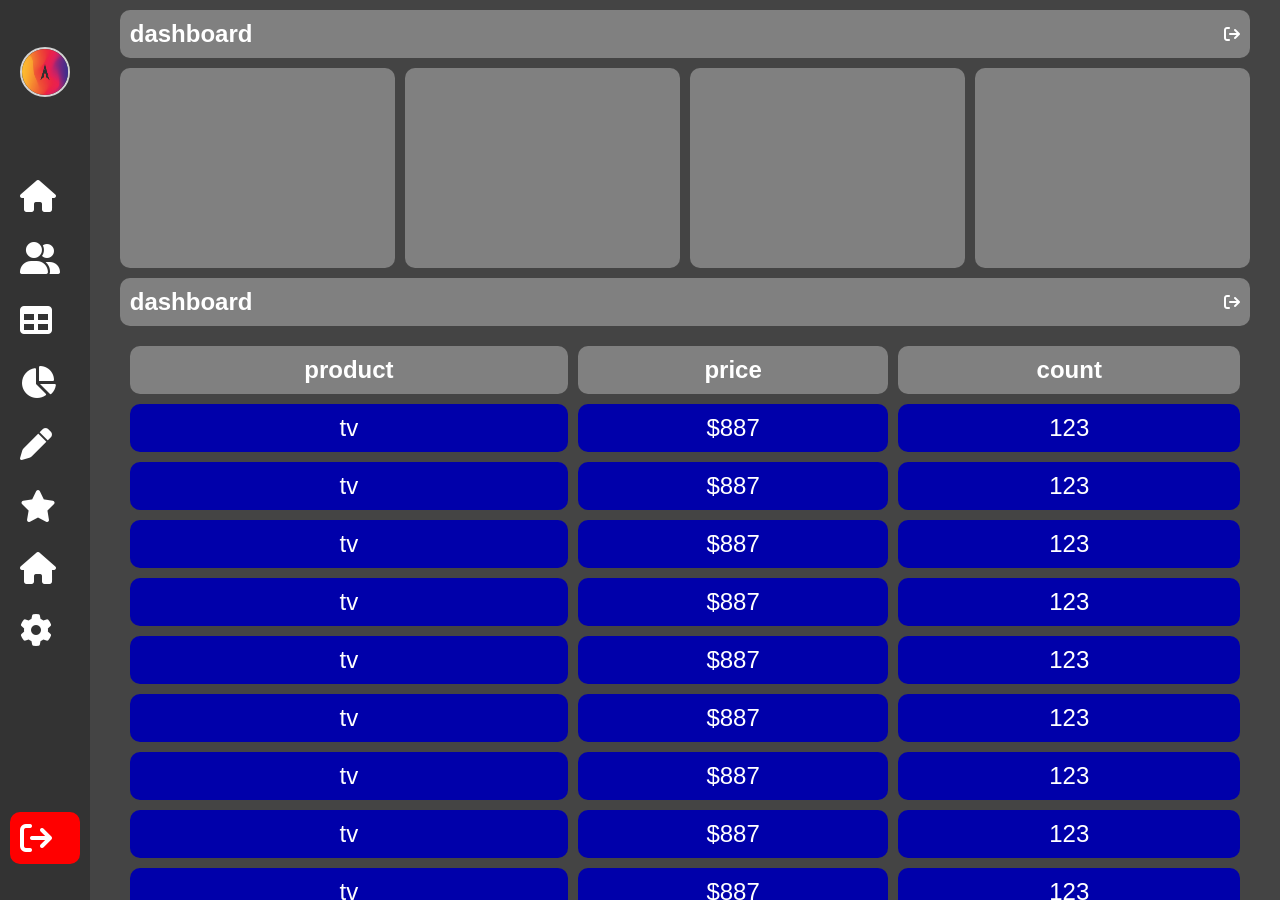
<file: project #3/html/index.html>
<!DOCTYPE html>
<html lang="en">

<head>
  <meta charset="UTF-8">
  <meta name="viewport" content="width=device-width, initial-scale=1.0">
  <title>Document</title>
  <link rel="stylesheet" href="https://cdnjs.cloudflare.com/ajax/libs/font-awesome/6.4.0/css/all.min.css">
  <link rel="stylesheet" href="../css/style.css" type="text/css" />
  <link rel="stylesheet" href="../css/aside-style.css" type="text/css" />
  <link rel="stylesheet" href="../css/section-style.css" type="text/css" />

</head>

<body>
  <div class="page">
    <aside>
      <header>
        <div class="image">
          <img src="../res/imgs/icon.jpg" alt="icon" />
        </div>
        <h3>Mina Maher</h3>
      </header>
      <ul>
        <li>
          <a href="#">
            <i class="fas fa-home"></i>
            <h3>dashboard</h3>
          </a>
        </li>
        <li>
          <a href="#">
            <i class="fas fa-user-group"></i>
            <h3>clients</h3>
          </a>
        </li>
        <li>
          <a href="#">
            <i class="fas fa-table"></i>
            <h3>products</h3>
          </a>
        </li>
        <li>
          <a href="#">
            <i class="fas fa-chart-pie"></i>
            <h3>charts</h3>
          </a>
        </li>
        <li>
          <a href="#">
            <i class="fas fa-pen"></i>
            <h3>posts</h3>
          </a>
        </li>
        <li>
          <a href="#">
            <i class="fas fa-star"></i>
            <h3>favorite</h3>
          </a>
        </li>
        <li>
          <a href="#">
            <i class="fas fa-home"></i>
            <h3>dashboard</h3>
          </a>
        </li>
        <li>
          <a href="#">
            <i class="fas fa-cog"></i>
            <h3>settings</h3>
          </a>
        </li>
        <li class="logout">
          <a href="#">
            <i class="fas fa-sign-out"></i>
            <h3>logout</h3>
          </a>
        </li>
      </ul>
    </aside>
    <section class="content">



      <div class="title">
        <h2>dashboard</h2>
        <i class="fas fa-sign-out"></i>
      </div>
      <section class="statistics">
        <div class="users"></div>
        <div class="posts"></div>
        <div class="products"></div>
        <div class="revenue"></div>
      </section>
      <div class="title">
        <h2>dashboard</h2>
        <i class="fas fa-sign-out"></i>
      </div>
      <table>
        <tr>
          <th>product</th>
          <th>price</th>
          <th>count</th>
        </tr>
        <tr>
          <td>tv</td>
          <td>$887</td>
          <td>123</td>
        </tr>
        <tr>
          <td>tv</td>
          <td>$887</td>
          <td>123</td>
        </tr>
        <tr>
          <td>tv</td>
          <td>$887</td>
          <td>123</td>
        </tr>
        <tr>
          <td>tv</td>
          <td>$887</td>
          <td>123</td>
        </tr>
        <tr>
          <td>tv</td>
          <td>$887</td>
          <td>123</td>
        </tr>
        <tr>
          <td>tv</td>
          <td>$887</td>
          <td>123</td>
        </tr>
        <tr>
          <td>tv</td>
          <td>$887</td>
          <td>123</td>
        </tr>
        <tr>
          <td>tv</td>
          <td>$887</td>
          <td>123</td>
        </tr>
        <tr>
          <td>tv</td>
          <td>$887</td>
          <td>123</td>
        </tr>
        <tr>
          <td>tv</td>
          <td>$887</td>
          <td>123</td>
        </tr>
        <tr>
          <td>tv</td>
          <td>$887</td>
          <td>123</td>
        </tr>
        <tr>
          <td>tv</td>
          <td>$887</td>
          <td>123</td>
        </tr>
      </table>


    </section>
  </div>
</body>

</html>
</file>
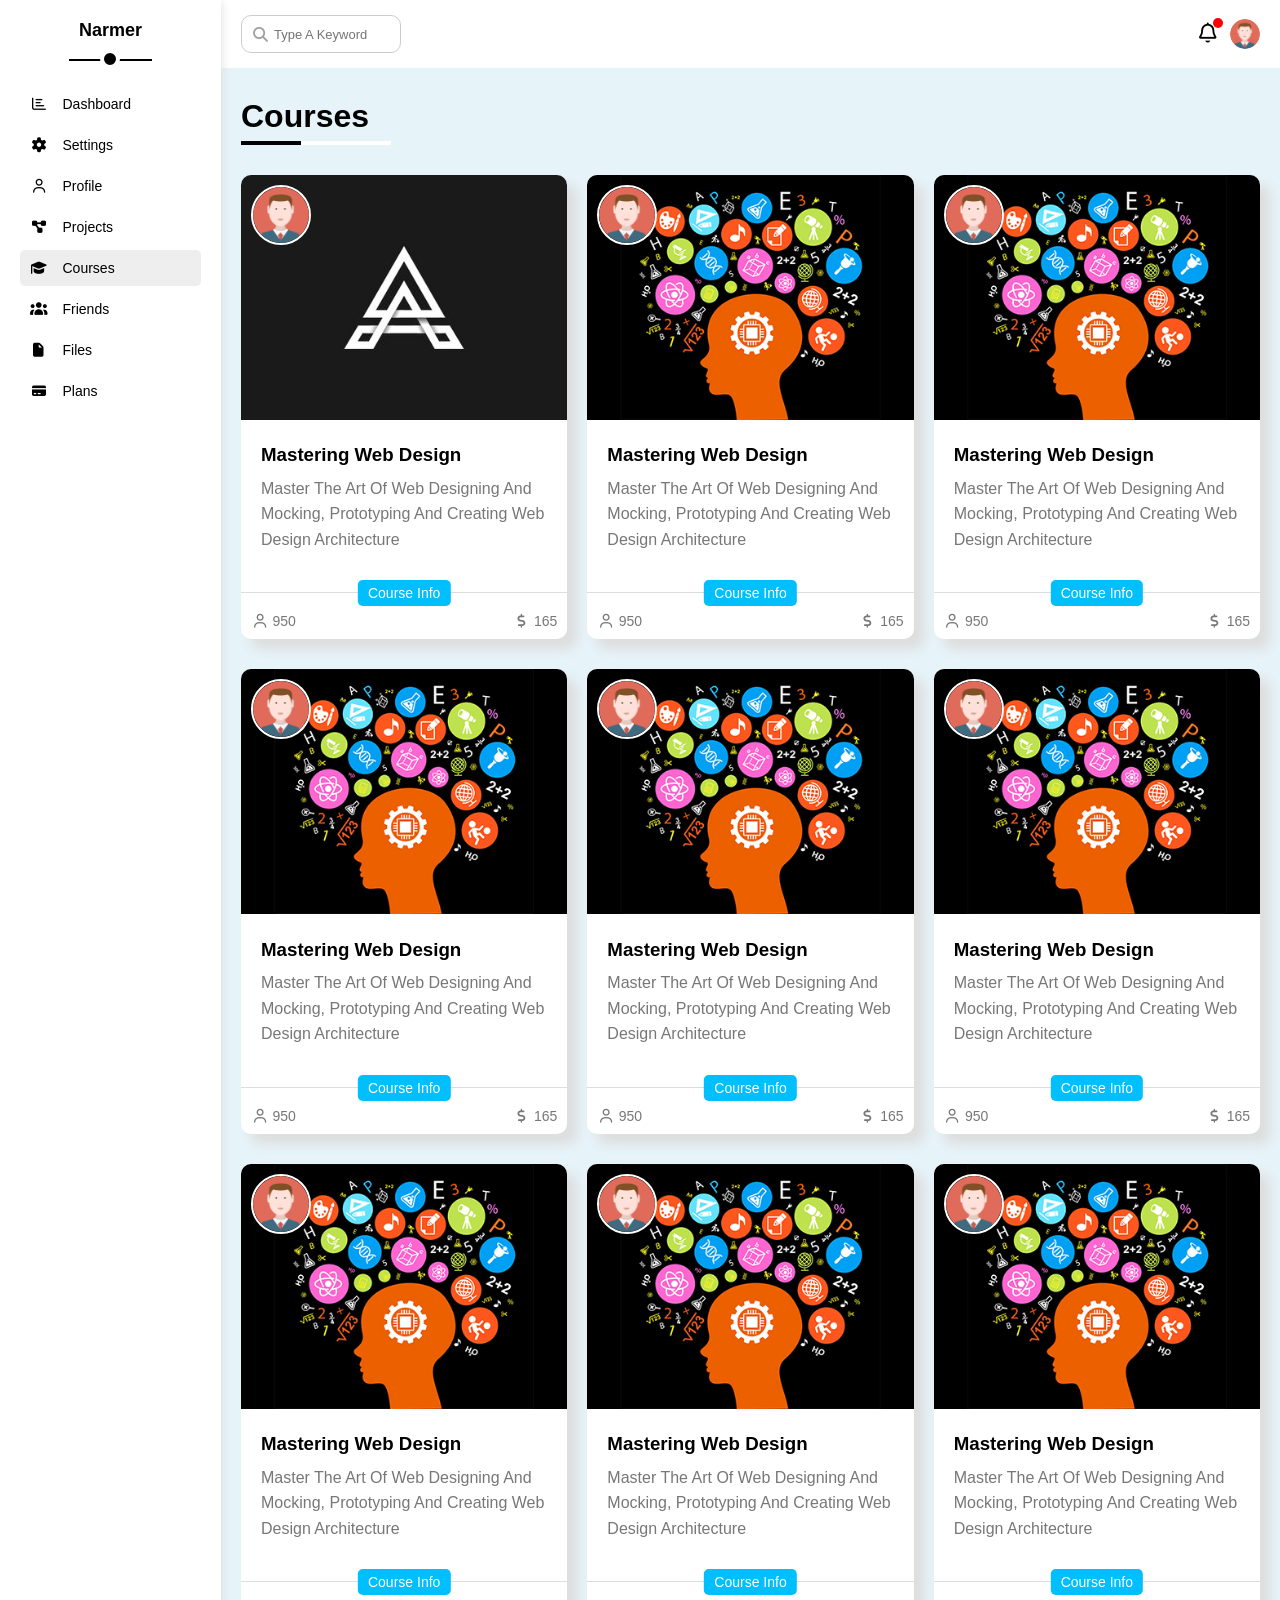
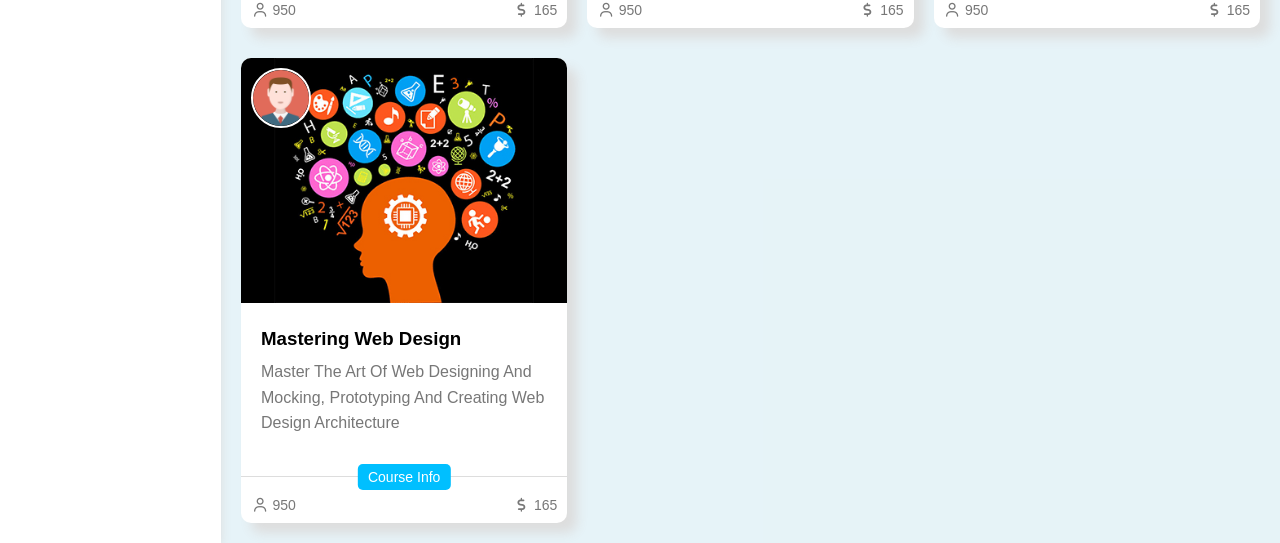
<file: template #7/courses.html>
<!DOCTYPE html>
<html lang="en">

<head>
  <meta charset="UTF-8">
  <meta name="viewport" content="width=device-width, initial-scale=1.0">
  <title>Courses</title>


  <link rel="icon" href="imgs/setting-favicon.png" />
  <link rel="stylesheet" href="css/all.min.css">
  <link rel="stylesheet" href="css/normalize.css">
  <link rel="stylesheet" href="css/framework.css">
  <link rel="stylesheet" href="css/template.css">
  <link rel="stylesheet" href="css/courses.css">

</head>

<body>
  <div class="page">
    <aside class="sidebar p-10-20">
      <h3 class="f-18 fw-b p-relative">Narmer</h3>
      <ul>
        <li class="brr-5">
          <a href="index.html" class="p-10 c-black f-14">
            <i class="fa-regular fa-chart-bar"></i>
            <span class="hide-mobile">Dashboard</span>
          </a>
        </li>
        <li class="brr-5 mt-5 ">
          <a href="settings.html" class="p-10 c-black f-14">
            <i class="fa-solid fa-gear"></i>
            <span class="hide-mobile">Settings</span>
          </a>
        </li>
        <li class="brr-5 mt-5 ">
          <a href="profile.html" class="p-10 c-black f-14">
            <i class="fa-regular fa-user"></i>
            <span class="hide-mobile">Profile</span>
          </a>
        </li>
        <li class="brr-5 mt-5 ">
          <a href="projects.html" class="p-10 c-black f-14">
            <i class="fa-solid fa-diagram-project"></i>
            <span class="hide-mobile">Projects</span>
          </a>
        </li>
        <li class="current brr-5 mt-5 ">
          <a href="courses.html" class="p-10 c-black f-14">
            <i class="fa-solid fa-graduation-cap"></i>
            <span class="hide-mobile">Courses</span>
          </a>
        </li>
        <li class="brr-5 mt-5 ">
          <a href="friends.html" class="p-10 c-black f-14">
            <i class="fa-solid fa-users"></i>
            <span class="hide-mobile">Friends</span>
          </a>
        </li>
        <li class="brr-5 mt-5 ">
          <a href="files.html" class="p-10 c-black f-14">
            <i class="fa-solid fa-file"></i>
            <span class="hide-mobile">Files</span>
          </a>
        </li>
        <li class="brr-5 mt-5 ">
          <a href="plans.html" class="p-10 c-black f-14">
            <i class="fa-solid fa-credit-card"></i>
            <span class="hide-mobile">Plans</span>
          </a>
        </li>
      </ul>
    </aside>
    <section>
      <header>
        <form action="">
          <i class="fa-solid fa-magnifying-glass"></i>
          <input type="search" placeholder="Type A Keyword" />
        </form>
        <div class="bell-logo">
          <span>
            <i class="fa-regular fa-bell bell"></i>
          </span>
          <img src="imgs/avatar.png" alt="">
        </div>
      </header>
      <div class="content">
        <h2 class="title">Courses</h2>

        <div class="courses-wrapper">
          <div class="course">
            <img src="imgs/course-01.jpg" alt="">
            <div class="text">
              <h3>Mastering Web Design</h3>
              <p>
                Master The Art Of Web Designing And Mocking, Prototyping And Creating Web Design Architecture
              </p>
            </div>
            <div class="stat">
              <span class="see">
                <i class="fa-regular fa-user"></i>
                950
              </span>
              <span class="price">
                <i class="fa-solid fa-dollar-sign"></i>
                165
              </span>
            </div>
            <img class="avatar" src="imgs/avatar.png" alt="">
          </div>
          <div class="course">
            <img src="imgs/course-02.jpg" alt="">
            <div class="text">
              <h3>Mastering Web Design</h3>
              <p>
                Master The Art Of Web Designing And Mocking, Prototyping And Creating Web Design Architecture
              </p>
            </div>
            <div class="stat">
              <span class="see">
                <i class="fa-regular fa-user"></i>
                950
              </span>
              <span class="price">
                <i class="fa-solid fa-dollar-sign"></i>
                165
              </span>
            </div>
            <img class="avatar" src="imgs/avatar.png" alt="">
          </div>
          <div class="course">
            <img src="imgs/course-02.jpg" alt="">
            <div class="text">
              <h3>Mastering Web Design</h3>
              <p>
                Master The Art Of Web Designing And Mocking, Prototyping And Creating Web Design Architecture
              </p>
            </div>
            <div class="stat">
              <span class="see">
                <i class="fa-regular fa-user"></i>
                950
              </span>
              <span class="price">
                <i class="fa-solid fa-dollar-sign"></i>
                165
              </span>
            </div>
            <img class="avatar" src="imgs/avatar.png" alt="">
          </div>
          <div class="course">
            <img src="imgs/course-02.jpg" alt="">
            <div class="text">
              <h3>Mastering Web Design</h3>
              <p>
                Master The Art Of Web Designing And Mocking, Prototyping And Creating Web Design Architecture
              </p>
            </div>
            <div class="stat">
              <span class="see">
                <i class="fa-regular fa-user"></i>
                950
              </span>
              <span class="price">
                <i class="fa-solid fa-dollar-sign"></i>
                165
              </span>
            </div>
            <img class="avatar" src="imgs/avatar.png" alt="">
          </div>
          <div class="course">
            <img src="imgs/course-02.jpg" alt="">
            <div class="text">
              <h3>Mastering Web Design</h3>
              <p>
                Master The Art Of Web Designing And Mocking, Prototyping And Creating Web Design Architecture
              </p>
            </div>
            <div class="stat">
              <span class="see">
                <i class="fa-regular fa-user"></i>
                950
              </span>
              <span class="price">
                <i class="fa-solid fa-dollar-sign"></i>
                165
              </span>
            </div>
            <img class="avatar" src="imgs/avatar.png" alt="">
          </div>
          <div class="course">
            <img src="imgs/course-02.jpg" alt="">
            <div class="text">
              <h3>Mastering Web Design</h3>
              <p>
                Master The Art Of Web Designing And Mocking, Prototyping And Creating Web Design Architecture
              </p>
            </div>
            <div class="stat">
              <span class="see">
                <i class="fa-regular fa-user"></i>
                950
              </span>
              <span class="price">
                <i class="fa-solid fa-dollar-sign"></i>
                165
              </span>
            </div>
            <img class="avatar" src="imgs/avatar.png" alt="">
          </div>
          <div class="course">
            <img src="imgs/course-02.jpg" alt="">
            <div class="text">
              <h3>Mastering Web Design</h3>
              <p>
                Master The Art Of Web Designing And Mocking, Prototyping And Creating Web Design Architecture
              </p>
            </div>
            <div class="stat">
              <span class="see">
                <i class="fa-regular fa-user"></i>
                950
              </span>
              <span class="price">
                <i class="fa-solid fa-dollar-sign"></i>
                165
              </span>
            </div>
            <img class="avatar" src="imgs/avatar.png" alt="">
          </div>
          <div class="course">
            <img src="imgs/course-02.jpg" alt="">
            <div class="text">
              <h3>Mastering Web Design</h3>
              <p>
                Master The Art Of Web Designing And Mocking, Prototyping And Creating Web Design Architecture
              </p>
            </div>
            <div class="stat">
              <span class="see">
                <i class="fa-regular fa-user"></i>
                950
              </span>
              <span class="price">
                <i class="fa-solid fa-dollar-sign"></i>
                165
              </span>
            </div>
            <img class="avatar" src="imgs/avatar.png" alt="">
          </div>
          <div class="course">
            <img src="imgs/course-02.jpg" alt="">
            <div class="text">
              <h3>Mastering Web Design</h3>
              <p>
                Master The Art Of Web Designing And Mocking, Prototyping And Creating Web Design Architecture
              </p>
            </div>
            <div class="stat">
              <span class="see">
                <i class="fa-regular fa-user"></i>
                950
              </span>
              <span class="price">
                <i class="fa-solid fa-dollar-sign"></i>
                165
              </span>
            </div>
            <img class="avatar" src="imgs/avatar.png" alt="">
          </div>
          <div class="course">
            <img src="imgs/course-02.jpg" alt="">
            <div class="text">
              <h3>Mastering Web Design</h3>
              <p>
                Master The Art Of Web Designing And Mocking, Prototyping And Creating Web Design Architecture
              </p>
            </div>
            <div class="stat">
              <span class="see">
                <i class="fa-regular fa-user"></i>
                950
              </span>
              <span class="price">
                <i class="fa-solid fa-dollar-sign"></i>
                165
              </span>
            </div>
            <img class="avatar" src="imgs/avatar.png" alt="">
          </div>
        </div>
      </div>
    </section>
  </div>
</body>

</html>
</file>
<file: project #4/css/leon.css>
* {
  box-sizing: border-box;
  margin: 0;
  padding: 0;
}

.page {
  width: 100%;
  height: 100vh;
  background-color: white;
}

.container {
  padding: 0 10px;
  margin: 0 auto;
}

@media screen and (max-width: 576px) {
  .container {
    width: 100%;
  }
}

@media screen and (min-width: 576px) {
  .container {
    width: 540px;
  }
}

@media screen and (min-width: 768px) {
  .container {
    width: 720px;
  }
}

@media screen and (min-width: 1024px) {
  .container {
    width: 960px;
  }
}

@media screen and (min-width: 1280px) {
  .container {
    width: 1140px;
  }
}
@media screen and (min-width: 1536px) {
  .container {
    width: 1440px;
  }
}

.page header .container {
  display: flex;
  flex-direction: row;
  justify-content: space-between;
  align-items: center;
  padding: 10px;
}

.page header .container .logo {
  width: 60px;
  height: 30px;
}

.page header .container .logo img {
  width: 100%;
  height: 100%;
}

/* .page header {
  background-color: aquamarine;
} */

.page header .container .menu {
  position: relative;
}

.page header .container .menu .icon {
  width: 30px;
  height: 30px;
  /* background-color: blueviolet; */

  display: flex;
  flex-direction: column;
  justify-content: space-evenly;
  align-items: end;
}

.page header .container .menu .icon div {
  width: 100%;
  height: 2px;
  border-radius: 10px;
  background-color: #444;
}

.page header .container .menu .icon .center-line {
  width: 50%;

  transition-property: width;
  transition-duration: 0.4s;
}

.page header .container .menu:hover .center-line {
  width: 100%;
}

.page header .container .menu:hover ul {
  display: block;
}

.page header .container .menu ul {
  list-style: none;
  min-width: 200px;

  position: absolute;
  top: 100%;
  right: 0;

  display: none;

  z-index: 10;
}

.page header .container .menu ul li a {
  padding: 5px;
  color: #333;
  background-color: #eee;
  display: block;
  font-size: 20px;
  font-weight: 500;
  text-decoration: none;
  transition-property: padding-left;
  transition-duration: 0.4s;
  transition-timing-function: linear;
  border-bottom: 1px solid gray;
}

.page header .container .menu ul li a:hover {
  padding-left: 20px;
}

.landing {
  width: 100%;
  height: calc(100vh - 50px);
  background-image: url("../images/landing.jpg");
  background-size: cover;
  background-repeat: no-repeat;

  display: flex;
  justify-content: center;
  align-items: center;
}

.landing .text {
  /* background-color: aqua; */
  padding: 60px;
}

.landing .text h1 {
  font-size: 50px;
  text-transform: capitalize;
  color: blackك;
}

.landing .text p {
  font-size: 20px;
  line-height: 1.8;
}

.features {
  /* background-color: brown; */
}

.features .container {
  /* background-color: aqua; */
  display: flex;
  flex-wrap: wrap;
  justify-content: space-between;
  align-items: center;

  padding: 60px 0;
}

.features .container .feature {
  width: 360px;
  padding: 25px;
  /* background-color: burlywood; */

  display: flex;
  flex-direction: column;
  justify-content: center;
  align-items: center;
  gap: 30px;
}

.features .container .feature h2 {
  font-size: 150%;
  font-weight: 700;
  text-align: center;
}

.features .container .feature p {
  font-size: 120%;
  text-align: center;
  line-height: 1.6;
}

.features .container .feature i {
  font-size: 50px;
  color: gray;
}

.common-header {
  /* background-color: aquamarine; */
  padding: 20px;
  width: 100%;
}

.common-header h2 {
  font-size: 500%;
  font-weight: 700;
  text-align: center;
  color: #eee;
}

.common-header p {
  text-align: center;
  margin-top: -20px;
  font-size: 20px;
  color: #444;
}

.services-section {
  /* background-color: cornsilk; */
}

.services-section .container {
  display: flex;
  flex-direction: column;
  justify-content: center;
  align-items: center;
  gap: 60px;
  /* background-color: blueviolet; */
}

.services-container {
  /* background-color: red; */
  display: flex;
  justify-content: space-evenly;
  align-items: center;
  align-content: center;
}

.services {
  /* background-color: aquamarine; */
  display: flex;
  flex-direction: row;
  justify-content: space-evenly;
  align-items: center;
  flex-wrap: wrap;
  gap: 25px;
}

.services .service {
  width: 360px;
  padding: 20px;
  display: flex;
  justify-content: space-between;
  gap: 25px;
}

.services .service i {
  /* background-color: red; */
  font-size: 30px;
}

.services .service .text {
  /* background-color: aquamarine; */

  display: flex;
  flex-direction: column;
  gap: 25px;
}

.services .service .text h3 {
  font-size: 20px;
  font-weight: 500;
}

.services .service .text p {
  font-size: 18px;
  line-height: 1.5;
  font-weight: 500;
}

.services-container .image {
  width: 600px;
  height: 400px;
  position: relative;
}

@media screen and (max-width: 1300px) {
  .services-container .image {
    display: none;
  }
}

.services-container .image::after {
  content: "";
  display: block;
  width: 100px;
  height: calc(100% + 60px);
  background-color: red;
  position: absolute;
  top: -30px;
  right: -50px;
  z-index: -1;
}

.services-container img {
  width: 100%;
  height: 100%;
}

.portfolio-section {
  background-color: rgb(229, 229, 229);
  padding: 40px 0;
}

.portfolio-section .container {
  display: flex;
  flex-direction: column;
  justify-content: center;
  align-items: center;
  gap: 60px;
}

.portfolio-section .container .portfolio-container {
  /* background-color: aqua; */
  display: flex;
  justify-content: space-evenly;
  align-items: center;
  gap: 20px;
  flex-wrap: wrap;
}

.portfolio-section .container .portfolio-container .project {
  width: 360px;
  background-color: white;
}

.portfolio-section .container .portfolio-container .project img {
  max-width: 100%;
}

.portfolio-section .container .portfolio-container .project h3 {
  padding: 10px;
  font-size: 20px;
}

.portfolio-section .container .portfolio-container .project p {
  padding: 10px;
  font-size: 16px;
  line-height: 1.5;
}

.footer {
  background-color: dodgerblue;
}

.footer p {
  padding: 25px;
  font-size: 20px;
  text-align: center;
}
</file>
<file: project #5/css/kasper.css>
* {
  box-sizing: border-box;
  margin: 0;
  padding: 0;
}

html {
  scroll-behavior: smooth;
}

body {
  font-family: sans-serif;
}

.container {
  padding: 0 15px;
  margin: 0 auto;
}

@media (min-width: 768px) {
  .container {
    width: 750px;
  }
}

@media (min-width: 992px) {
  .container {
    width: 970px;
  }
}

@media (min-width: 1200px) {
  .container {
    width: 1170px;
  }
}

.welcome {
  width: 100%;
  height: 100vh;
  background-image: url("../images/landing.jpg");
  background-size: cover;
  background-color: rgba(0, 0, 0, 0.6);
  background-blend-mode: darken;
  position: relative;
  overflow: auto;
}

.welcome header {
  position: relative;
  z-index: 100;
}

.welcome header .container {
  padding: 20px 10px;
}

.welcome header .container .line {
  height: 1px;
  width: 100%;
  background-color: gray;
}

.welcome header .container .nav {
  display: flex;
  flex-flow: row nowrap;
  justify-content: space-between;
  align-items: center;
  position: relative;
}

.welcome header .container .nav .logo img {
  width: 125px;
}

.welcome header .container .nav div {
  display: flex;
  justify-content: space-between;
  align-items: center;
  gap: 25px;
}

.welcome header .container .nav div ul {
  list-style: none;
  display: flex;
  justify-content: center;
  gap: 15px;
}

@media (max-width: 768px) {
  .welcome header .container .nav div .menu {
    font-size: 25px;
    color: white;
    display: block !important;
  }

  .welcome header .container .nav div ul {
    position: absolute;
    top: 100%;
    left: 0;
    z-index: 10;

    width: 100%;

    display: none;
    flex-direction: column;
    padding: 10px;
    gap: 0;
    background-color: rgba(0, 0, 0, 0.3);
  }
  .welcome .left-arr,
  .right-arr {
    display: none;
  }
}

@media (min-width: 768px) {
  .welcome header .container .nav div ul {
    display: flex !important;
  }
}

.welcome header .container .nav div .menu {
  font-size: 25px;
  color: white;
  display: none;
}

.welcome header .container .nav div ul li a {
  color: white;
  text-decoration: none;
  text-transform: capitalize;
  display: block;
  padding: 15px 5px;
}

.welcome header .container .nav div ul li:hover a {
  color: deepskyblue;
  border-bottom: 1px solid deepskyblue;
}

.welcome header .container .nav div .search {
  padding: 5px 10px;
  border-left: 1px solid white;
}

.welcome header .container .nav div .search i {
  font-size: 20px;
  color: white;
}

.welcome .text-box {
  background-color: rgba(15, 116, 143, 0.5);
  padding: 50px;
  width: 50%;

  display: flex;
  justify-content: end;
  align-items: center;

  position: absolute;
  top: 50%;
  left: 0;
  transform: translateY(-50%);
}

@media (max-width: 768px) {
  .welcome .text-box {
    width: 100%;
  }
}

.welcome .text-box .text {
  /* background-color: aqua; */
  max-width: 620px;
  padding: 20px;
  display: flex;
  flex-direction: column;
  justify-content: center;
  gap: 25px;
}

.welcome .text-box .text h2 {
  line-height: 1.5;
  font-size: 32;
  font-weight: normal;
  color: white;
}

.welcome .text-box .text p {
  line-height: 2;
  color: white;
}

.welcome .left-arr,
.right-arr {
  font-size: 30px;
  font-weight: 900;
  color: white;
  position: absolute;
  z-index: 999;
  top: 50%;
  transform: translateY(-50%);
}

.welcome .right-arr {
  right: 30px;
}
.welcome .left-arr {
  left: 30px;
}

.welcome footer {
  position: absolute;
  bottom: 0;
  left: 0;
  width: 100%;
}

.welcome footer .balls {
  display: flex;
  justify-content: center;
  align-items: center;
  gap: 10px;
  padding: 20px;
}
.welcome footer .balls .ball {
  width: 20px;
  height: 20px;
  border-radius: 50%;
  border: 1px solid white;
  /* background-color: aqua; */
}

.welcome footer .balls :nth-child(2) {
  background-color: rgba(15, 116, 143, 1);
}

.section-header {
  /* background-color: red; */
  padding: 20px;
  max-width: 560px;

  display: flex;
  flex-direction: column;
  justify-content: center;
  align-items: center;
  gap: 50px;
}
.section-header h2 {
  font-size: 35px;
  font-weight: 100;
  text-transform: uppercase;
  position: relative;
}

.section-header h2::before {
  content: "";
  width: 60%;
  height: 2px;
  display: block;
  background-color: #444;
  position: absolute;
  top: calc(100% + 25px);
  left: 20%;
}

.section-header h2::after {
  content: "";
  width: 10px;
  height: 10px;
  border-radius: 50%;
  border: 2px solid #444;
  background-color: white;
  display: block;

  position: absolute;
  top: calc(100% + 25px - 5px);
  left: 50%;

  transform: translateX(-50%);
}

.section-header h2,
p {
  text-align: center;
}

.section-header p {
  color: gray;
}

.services {
  /* background-color: aqua; */
  padding: 50px 0;
}

.services .container {
  /* background-color: aquamarine; */
  display: flex;
  flex-direction: column;
  justify-content: center;
  align-items: center;
  gap: 50px;
}

.services .container .services-container {
  /* background-color: beige; */
  display: flex;
  flex-flow: row wrap;
  justify-content: space-between;
  align-items: center;
  gap: 50px;
  padding: 20px 0;
}

.services .container .services-container .service {
  /* background-color: brown; */
  max-width: 440px;
  padding: 10px;

  display: flex;
  flex-direction: row;
  gap: 50px;
}

/* @media (max-width: 992px) {
  .services .container .services-container .service {
    width: 100%;
  }
} */

.services .container .services-container .service .text {
  /* background-color: chartreuse; */
}
.services .container .services-container .service .text h3 {
  color: deepskyblue;
  margin-bottom: 40px;
}

.services .container .services-container .service .text p {
  /* background-color: red; */
  text-align: left;
  line-height: 1.6;
  color: gray;
}

.services .container .services-container .service .icon {
  /* background-color: chocolate; */
  font-size: 50px;
}

.design-features {
  /* height: 600px; */
  background-image: url("../images/design-features.jpg");
  background-color: rgba(0, 0, 0, 0.6);
  background-blend-mode: darken;
  position: relative;
  overflow: hidden;
}

.design-features .container {
  /* background-color: burlywood; */
}

.design-features .container img {
  transform: translateY(30%);
}

.design-features .text-container {
  background-color: rgba(15, 116, 143, 0.5);
  padding: 50px;
  width: 50%;

  position: absolute;
  top: 50%;
  right: 0;
  transform: translateY(-50%);
}

@media (max-width: 768px) {
  .design-features .text-container {
    width: 100%;
  }
  .design-features .container img {
    visibility: hidden;
  }
}

.design-features .text-container .text {
  /* background-color: aquamarine; */
  color: white;
  max-width: 500px;
  display: flex;
  flex-direction: column;
  gap: 40px;
}

.design-features .text-container .text h3 {
  font-size: 30px;
  font-weight: 100;
}

.design-features .text-container .text ul {
  list-style: none;
  display: flex;
  flex-direction: column;
  gap: 20px;
}

.design-features .text-container .text ul li {
  font-size: 18px;
}

.design-features .text-container .text ul li i {
  margin-right: 15px;
}

.portfolio-section {
  display: flex;
  justify-content: center;
  flex-direction: column;
  align-items: center;

  gap: 50px;

  padding: 30px 0;
}

.portfolio-section .filters ul {
  list-style: none;
  display: flex;
}

.portfolio-section .filters ul li {
  padding: 10px;
}

.portfolio-section .filters ul li:first-child {
  background-color: aqua;
}

.portfolio-section .images-container {
  display: flex;
  flex-direction: column;
  justify-content: center;
  align-items: center;
  gap: 20px;
  padding: 10px 0;
}

.portfolio-section .images {
  width: 100%;

  display: flex;
  flex-wrap: wrap;
  gap: 10px 0;
}

.portfolio-section .images .image-box {
  width: 25%;
  overflow: hidden;
  position: relative;
}

@media (max-width: 768px) {
  .portfolio-section .images .image-box {
    width: 100%;
  }
}

.portfolio-section .images .image-box img {
  display: block;
  max-width: 100%;
  margin: auto;
  transition-property: transform;
  transition-duration: 0.2s;
}

.portfolio-section .images .image-box .description {
  background-color: white;
  padding: 10px;
  width: 100%;

  position: absolute;
  bottom: -100%;
  left: 0;
  z-index: 10;

  transition: bottom;
  transition-duration: 0.2s;
  transition-delay: 0.1s;
}

.portfolio-section .images .image-box:hover .description {
  bottom: 0;
}

.portfolio-section .images .image-box:hover img {
  transform: rotateZ(5deg) scale(1.1);
}

.portfolio-section button {
  background-color: deepskyblue;
  padding: 15px 30px;
  border: none;
  display: block;
  margin: 10px auto;
}

.video-section {
  position: relative;
}

.video-section::before {
  content: "";
  position: absolute;
  top: 0;
  left: 0;
  width: 100%;
  height: 100%;
  background-color: rgba(0, 0, 0, 0.6);
}

.video-section video {
  max-width: 100%;
}

.video-section .text {
  position: absolute;
  top: 50%;
  left: 0;
  padding: 30px 0;
  transform: translateY(-50%);
  width: 100%;

  background-color: rgba(15, 116, 143, 0.5);
}

.video-section .text h3 {
  /* background-color: aqua; */
  text-align: center;
  font-size: 24px;
  font-weight: normal;
  padding: 20px;
  color: white;
}

.video-section .text p {
  text-align: center;
  color: white;
  padding: 20px;
  margin: 30px 0;
}

.video-section button {
  display: block;
  margin: 0 auto;
  padding: 10px;
  border: none;
  background-color: black;
  color: white;
}

.about-section {
  /* background-color: beige; */
  display: flex;
  flex-direction: column;
  justify-content: center;
  align-items: center;
  overflow: hidden;
  padding: 50px 0;
}

.about-section img {
  max-width: 100%;
  margin-top: -50px;
  transform: translateY(150px);
}

@media (max-width: 768px) {
  .about-section img {
    max-width: 100%;
    transform: translateY(120px);
  }
}

.stat-section {
  padding: 30px;
  background-image: url("../images/stats.png");
  background-blend-mode: darken;
  background-color: rgba(0, 0, 0, 0.6);
}
.stat-section .stat-container {
  background-color: rgba(15, 116, 143, 0.5);
  display: flex;
  flex-direction: row;
  justify-content: center;
  align-items: center;
  flex-wrap: wrap;
}
.stat-section .stat-container .stat {
  padding: 50px;
  width: 25%;
  display: flex;
  flex-direction: column;
  justify-content: center;
  align-items: center;
}

.stat-section .stat-container .stat i {
  font-size: 40px;
  color: blueviolet;
}

.stat-section .stat-container .stat h2 {
  font-size: 50px;
  color: white;
  margin: 30px 0 20px 0;
}

.stat-section .stat-container .stat p {
  color: white;
  font-size: 18px;
}

@media (max-width: 768px) {
  .stat-section .stat-container .stat {
    width: 100%;
  }
}

.testimonials-skills-section {
  padding: 40px 0;
}

.testimonials-skills-section .container {
  /* background-color: aqua; */
  display: flex;
  justify-content: center;
  align-items: center;
  align-content: center;
  flex-wrap: wrap;
  gap: 20px;
}

.testimonials-skills-section .container .testimonials {
  /* background-color: brown; */
  display: flex;
  flex-wrap: wrap;
  flex-direction: column;
  justify-content: center;
  align-items: center;
  gap: 40px;
  max-width: 600px;
  padding: 10px;
}

.testimonials-skills-section .container .testimonials .persons .person {
  display: flex;
  justify-content: center;
  align-items: center;
  gap: 30px;
  margin-top: 20px;
}

.testimonials-skills-section .container .testimonials .persons .person .text {
  /* background-color: antiquewhite; */
  border-bottom: 1px solid #444;
  padding: 40px;
}
.testimonials-skills-section .container .testimonials .persons .person .text p {
  text-align: left;
}

.testimonials-skills-section
  .container
  .testimonials
  .persons
  .person
  .text
  span {
  display: block;
  text-align: right;
}

.testimonials-skills-section .container .testimonials .persons .person img {
  width: 100px;
  height: 100px;
  border-radius: 50%;
}

.testimonials-skills-section .container .skills {
  /* background-color: blueviolet; */
  display: flex;
  flex-wrap: wrap;
  flex-direction: column;
  justify-content: center;
  align-items: center;
  gap: 40px;
  max-width: 600px;
  padding: 10px;
}

.testimonials-skills-section .container .skills .tech {
  display: flex;
  flex-direction: column;
  justify-content: center;
  align-items: center;
  width: 100%;
}

.testimonials-skills-section .container .skills .tech .adobe {
  width: 100%;
  margin-top: 30px;
}
.testimonials-skills-section .container .skills .tech .adobe h3 {
}

.testimonials-skills-section .container .skills .tech .adobe .progress {
  width: 100%;
  height: 30px;
  margin-top: 10px;
  background-image: linear-gradient(to right, deepskyblue 90%, lightgray 90%);
  position: relative;
}

.testimonials-skills-section .container .skills .tech .adobe .progress::before {
  content: "90%";
  background-color: deepskyblue;
  display: block;
  width: 50px;
  height: 30px;
  border-radius: 5px;
  font-size: 18px;
  display: flex;
  justify-content: center;
  align-items: center;
  position: absolute;
  right: 10%;
  top: -40px;
  transform: translateX(50%);
}

.testimonials-skills-section .container .skills .tech .adobe .progress::after {
  content: "";
  display: block;

  box-sizing: border-box;
  width: 10px;
  height: 10px;
  border: 10px solid #444;
  border-color: deepskyblue transparent transparent transparent;
  position: absolute;
  top: -13px;
  right: 33px;
}

.quote {
  background-image: url("../images/quote.jpg");
  background-size: cover;
  background-blend-mode: darken;
  background-color: rgba(0, 0, 0, 0.7);
}

.quote .container {
  padding: 50px;
}

.quote .container q {
  font-size: 28px;
  padding: 20px;
  color: white;
  text-align: center;
  display: block;
}

.quote .container span {
  display: block;
  text-align: center;
  padding: 20px;
  color: white;
}

.pricing-section {
  padding: 50px 0;
}

.pricing-section .container {
  /* background-color: cadetblue; */
  display: flex;
  flex-direction: column;
  justify-content: center;
  align-items: center;
  gap: 50px;
}

.pricing-section .container .prices {
  /* background-color: aquamarine; */
  display: flex;
  justify-content: space-evenly;
  align-items: center;
  flex-wrap: wrap;
  gap: 25px 0;
  width: 100%;
}

.pricing-section .container .prices .price {
  background-color: #f8f7f7;
  min-width: 265px;
  border-top: 1px solid deepskyblue;
}

.pricing-section .container .prices .price .price-details {
  /* background-color: brown; */
  border-bottom: 1px solid deepskyblue;
  border-top: 1px solid deepskyblue;
  padding: 20px 0;
}

.pricing-section .container .prices .price .price-details h3 {
  /* background-color: aqua; */
  text-align: center;
  padding: 10px;
  font-size: 20px;
  font-weight: 100;
  text-transform: uppercase;
  color: #444;
}

.pricing-section .container .prices .price .price-details h4 {
  /* background-color: burlywood; */
  text-align: center;
  padding: 10px;
  font-size: 60px;
  font-weight: 700;
  position: relative;
  color: black;
}

.pricing-section .container .prices .price .price-details h4::before {
  content: attr(curr);
  display: block;
  /* background-color: brown; */
  font-size: 30px;
  position: absolute;
  top: 10px;
  left: 25%;
}

.pricing-section .container .prices .price .price-details h4::after {
  content: attr(date);
  display: block;
  /* background-color: brown; */
  font-size: 20px;
  position: absolute;
  right: 20%;
  bottom: 10px;
}

.pricing-section .container .prices .price .features {
  list-style: none;
}

.pricing-section .container .prices .price .features li {
  /* background-color: blue; */
  display: block;
  padding: 20px;
  font-size: 20px;
  font-weight: 100;
  text-align: center;
  margin: 0;
  position: relative;
}

.pricing-section .container .prices .price .features li::before {
  content: "";
  display: block;
  width: 70%;
  height: 1px;
  position: absolute;
  background-color: deepskyblue;
  left: 15%;
  bottom: 0;
}

.pricing-section .container .prices .price .features :last-child::before {
  content: "";
  display: block;
  width: 100%;
  height: 1px;
  position: absolute;
  background-color: deepskyblue;
  left: 0;
  bottom: 0;
}

.pricing-section .container .prices .price button {
  padding: 20px;
  border: none;
  display: block;
  margin: 25px auto;
  border: 1px solid deepskyblue;
  background-color: transparent;
}

.pricing-section .container .contact {
  /* background-color: red; */
  width: 100%;
  padding: 20px;
}

.pricing-section .container .contact p {
  /* background-color: aqua; */
  text-align: center;
  font-size: 20px;
  color: #444;
}

.pricing-section .container .contact button {
  margin: 20px auto;
  padding: 20px 30px;

  border: none;
  background-color: deepskyblue;
  color: white;
  display: block;
}

.subscribe-section .container {
  background-color: rgba(0, 0, 0, 0.5);
  display: flex;
  flex-wrap: wrap;
  justify-content: space-evenly;
  align-items: center;
  gap: 20px;
  padding: 80px 20px;
  background-image: url("../images/subscribe.jpg");
  background-size: cover;
  background-blend-mode: darken;
}

.subscribe-section .container .subscribe-box {
  background-color: transparent;
  display: flex;
  justify-content: space-between;
  align-items: center;
  border: 1px solid white;
  height: 60px;
}

.subscribe-section .container .subscribe-box .input-box {
  display: flex;
  justify-content: center;
  align-items: center;
  /* background-color: blue; */
}

.subscribe-section .container .subscribe-box .input-box i {
  font-size: 40px;
  color: white;
}

.subscribe-section .container .subscribe-box .input-box input {
  padding: 10px;
  outline: none;
  border: none;
  background-color: transparent;
  color: white;
  caret-color: deepskyblue;
}

.subscribe-section .container .subscribe-box .input-box input::placeholder {
  color: white;
}

.subscribe-section .container .subscribe-box button {
  border: none;
  padding: 10px;
  display: block;
  height: 100%;
  background-color: deepskyblue;
  color: white;
  /* border: 1px solid white; */
}

.subscribe-section .container p {
  color: white;
  /* background-color: aqua; */
  padding: 10px;
}

.contact-section {
  /* background-color: aqua; */
  padding: 50px 0;
}

.contact-section .container {
  /* background-color: antiquewhite; */
  display: flex;
  flex-direction: column;
  justify-content: center;
  align-items: center;
  gap: 40px;
}

.contact-section .container .body {
  /* background-color: blueviolet; */
  width: 100%;

  display: flex;
  justify-content: space-evenly;
  align-items: start;
}

.contact-section .container .body .left {
  /* background-color: brown; */
  flex-grow: 1;
}

.contact-section .container .body .left form {
  /* flex-grow: 1; */
  justify-content: center;
  align-items: center;
  flex-direction: column;
  padding: 10px 0;
}

.contact-section .container .body .left form input,
textarea {
  width: 100%;
  padding: 20px;
  border: 1px solid black;
  outline: none;
  margin-top: 10px;
}

.contact-section .container .body .left form .btn {
  background-color: deepskyblue;
  width: 200px;
  display: block;
  margin-left: auto;
}

.contact-section .container .body .left form textarea {
  height: 200px;
}

.contact-section .container .body .right {
  /* background-color: blue; */
  width: 200px;
  padding: 10px;
  display: flex;
  justify-content: center;
  align-items: center;
  flex-direction: column;
  gap: 50px;
}

.contact-section .container .body .right .up {
  text-align: center;
}

.contact-section .container .body .right .down {
  text-align: center;
}

footer {
  background-color: rgba(0, 0, 0, 0.6);
  background-image: url("../images/subscribe.jpg");
  background-blend-mode: darken;
  padding: 30px 0;
  color: white;
}

footer .box {
  /* background-color: brown; */
  margin: 0 auto;
  width: 400px;
  display: flex;
  justify-content: center;
  align-items: center;
  flex-direction: column;
  gap: 50px;
}

footer .box .social {
  display: flex;
  flex-direction: column;
  justify-content: center;
  align-items: center;
  gap: 10px;
}

footer .box .social hr {
  width: 100%;
}

footer .box .social ul {
  list-style: none;
  display: flex;
  justify-content: center;
  align-items: center;
  gap: 10px;
}

footer .box p span {
  color: deepskyblue;
}

footer .box p .copy {
  font-size: 30px;
  margin: 5px;
}
</file>
<file: project #6/css/style.css>
:root {
  --main-color: #2196f3;
}

* {
  box-sizing: border-box;
  margin: 0;
  padding: 0;
}

html {
  scroll-behavior: smooth;
}

body {
  /* font-family: sans-serif; */
  font-family: "Work Sans", sans-serif;
}

.container {
  margin: 0 auto;
  padding: 0 15px;
  width: 100%;
}

@media (min-width: 768px) {
  .container {
    width: 750px;
  }
}

@media (min-width: 992px) {
  .container {
    width: 970px;
  }
}

@media (min-width: 1200px) {
  .container {
    width: 1170px;
  }
}

.page .landing {
  position: relative;
}

.page .landing header {
  /* padding: 5px 10px; */
  box-shadow: 0 0 10px 0 #ddd;
}

.page .landing header .container {
  /* background-color: aqua; */
  display: flex;
  flex-flow: row wrap;
  justify-content: space-between;
  align-items: center;
  /* padding: 10px 15px; */
  /* overflow: hidden; */

  position: relative;
}

.page .landing header .container .menu-link:hover + .menu,
.page .landing header .container .links .menu:hover {
  visibility: visible;
  opacity: 1;
  top: calc(100%);
}

.page .landing header .container .links .menu {
  background-color: white;
  width: 100%;

  padding: 50px 10px;

  position: absolute;

  left: 0;
  top: calc(100% + 50px);
  z-index: 1;

  border-bottom: 3px solid var(--main-color);

  display: flex;
  justify-content: space-between;
  flex-direction: row;
  align-items: center;
  gap: 25px;

  visibility: hidden;
  opacity: 0;

  transition-property: opacity, top, visibility;
  transition-duration: 0.4s, 0.4s, 0.4s;
  transition-timing-function: ease, ease, ease;
}

.page .landing header .container .links .menu ul {
  /* background-color: aquamarine; */
  display: flex;
  justify-content: space-between;
  align-items: center;
  flex-wrap: wrap;
  list-style: none;
}
/* .page .landing header .container ul .menu img{
  width: 200px;
} */

.page .landing header .container .links .menu ul li {
  width: 48%;

  padding: 15px;
  border-bottom: 1px solid lightgray;
}

@media (max-width: 768px) {
  .page .landing header .container .links .menu ul li {
    width: 100%;
  }
}

.page .landing header .container .links .menu ul li a {
  color: var(--main-color);
  font-size: 20px;
}

@media (max-width: 992px) {
  .page .landing header .container .links .menu img {
    display: none;
  }
}

@media (max-width: 768px) {
  .page .landing header .container {
    flex-flow: column wrap;
    gap: 10px;
    padding-top: 15px;
  }
}

.page .landing header .container .logo {
  /* background-color: brown; */
}

.page .landing header .container .logo a {
  /* background-color: red; */
  text-decoration: none;
  color: var(--main-color);
  font-weight: 900;
  font-size: 26px;
  /* padding: 10px; */
}

.page .landing header .container .links {
  list-style: none;
  display: flex;
  flex-direction: row;
  justify-content: end;
  align-items: center;

  /* transition-property: width; */
}

.page .landing header .container .links > li {
  /* background-color: brown; */

  padding: 25px;

  position: relative;

  /* background-color: red; */
  overflow: hidden;
}

.page .landing header .container .links > li::before {
  content: "";
  display: block;
  width: 100%;
  height: 5px;
  position: absolute;
  background-color: #2196f3;
  top: 0;
  left: -100%;
  transition: 0.3s;
}

/* @keyframes coloring {
  0% {
    background-image: linear-gradient(to right, var(--main-color) 0%, white 0%);
  }
  10% {
    background-image: linear-gradient(
      to right,
      var(--main-color) 10%,
      white 10%
    );
  }
  20% {
    background-image: linear-gradient(
      to right,
      var(--main-color) 20%,
      white 20%
    );
  }
  30% {
    background-image: linear-gradient(
      to right,
      var(--main-color) 30%,
      white 30%
    );
  }
  40% {
    background-image: linear-gradient(
      to right,
      var(--main-color) 40%,
      white 40%
    );
  }
  50% {
    background-image: linear-gradient(
      to right,
      var(--main-color) 50%,
      white 50%
    );
  }
  60% {
    background-image: linear-gradient(
      to right,
      var(--main-color) 60%,
      white 60%
    );
  }
  70% {
    background-image: linear-gradient(
      to right,
      var(--main-color) 70%,
      white 70%
    );
  }
  80% {
    background-image: linear-gradient(
      to right,
      var(--main-color) 80%,
      white 80%
    );
  }
  90% {
    background-image: linear-gradient(
      to right,
      var(--main-color) 90%,
      white 90%
    );
  }
  100% {
    background-image: linear-gradient(
      to right,
      var(--main-color) 100%,
      white 100%
    );
  }
} */

.page .landing header .container .links li:hover {
  background-color: #eee;
}
.page .landing header .container ul li:hover::before {
  /* animation-name: coloring;
  animation-timing-function: linear;
  animation-direction: alternate;
  animation-duration: 0.2s;
  animation-iteration-count: 1;
  background-color: var(--main-color); */
  left: 0;
}

.page .landing header .container .links li a {
  text-decoration: none;
  font-size: 16px;
  font-weight: 500;
  /* padding: 20px; */
  /* background-color: bisque; */
  color: #333;
}

@media (max-width: 768px) {
  .page .landing header .container .links li {
    padding: 10px;
  }
  .page .landing header .container li a {
    font-size: 14px;
  }
}

.page .landing .body {
  width: 100%;
  min-height: calc(100vh - 68.4px);
  background-image: linear-gradient(173deg, #eee 75%, white 75%);
  overflow: hidden;
}

@media (max-width: 768px) {
  .page .landing .body {
    min-height: calc(100vh - 92.15px);
  }
}

.page .landing .body .container {
  display: flex;
  justify-content: space-evenly;
  align-items: center;
  margin: 120px auto 0 auto;
}

.page .landing .body .text {
  /* background-color: red; */
  /* width: 600px; */
  padding: 20px;
}

.page .landing .body .text h1 {
  font-size: 40px;
  font-weight: 700;
  letter-spacing: -2px;
  text-align: left;
}

.page .landing .body .text p {
  font-size: 23px;
  line-height: 1.7;
  color: #999;
  text-align: left;
}

.page .landing .body .text {
  text-align: center;
}

.page .landing .body .image {
  /* background-color: aqua; */
  width: 1200px;
}

.page .landing .body .image img {
  max-width: 100%;

  animation-name: image-moving;
  animation-duration: 4s;
  animation-timing-function: linear;
  animation-iteration-count: infinite;
  overflow: visible;
}

@media (max-width: 768px) {
  .page .landing .body .image {
    display: none;
  }
  .page .landing .body .text h1 {
    text-align: center;
    font-size: 30px;
  }
  .page .landing .body .text p {
    font-size: 15px;
    text-align: center;
  }
}

@keyframes image-moving {
  0% {
    transform: translateY(0);
  }
  25% {
    transform: translateY(25px);
  }
  50% {
    transform: translateY(0);
  }
  75% {
    transform: translateY(-25px);
  }
  100% {
    transform: translateY(0);
  }
}

.page .landing .down-angles {
  font-size: 30px;
  color: var(--main-color);
  position: absolute;
  bottom: 40px;
  left: 50%;

  animation-name: move-up-down;
  animation-duration: 2s;
  animation-timing-function: ease;
  animation-direction: alternate;
  animation-iteration-count: infinite;
}

.page .landing .down-angles:hover {
  text-shadow: 0 0 10px #ddd;
}

@keyframes move-up-down {
  0%,
  10%,
  20%,
  30%,
  40%,
  50%,
  60%,
  70%,
  80%,
  90%,
  100% {
    transform: translate(-50%, 0);
  }
  30%,
  50%,
  70% {
    transform: translate(-50%, 10px);
  }
}

.page .section-title {
  width: fit-content;
  padding: 15px 30px;
  border: 2px solid black;
  text-transform: uppercase;
  font-size: 25px;
  font-weight: bold;

  position: relative;
}

.page .section-title::before,
.page .section-title::after {
  content: "";
  width: 15px;
  height: 15px;
  border-radius: 50%;
  background-color: var(--main-color);
  display: block;
  position: absolute;
  top: 50%;
  transform: translateY(-50%);
  transition-duration: 0.3s;
}
.page .section-title::before {
  left: -25px;
}

.page .section-title::after {
  right: -25px;
}

.page .section-title:hover {
  color: white;
  border-color: white;
}

.page .section-title:hover::before,
.page .section-title:hover::after {
  width: 50%;
  height: 100%;
  border: none;
  border-radius: 0;
  background-color: var(--main-color);
  z-index: -1;
}

.page .section-title:hover::before {
  left: 0px;
}

.page .section-title:hover::after {
  right: 0px;
}

.articles-section {
  /* background-color: aqua; */
  padding: 30px 0;
}

.articles-section .container {
  /* background-color: aquamarine; */
  display: flex;
  justify-content: center;
  align-items: center;
  flex-direction: column;
  gap: 100px;
  /* padding: 30px; */
}

.articles-section .container .articles {
  padding: 100px 10px;
  /* background-color: red; */
  width: 100%;
  display: grid;
  grid-template-columns: repeat(auto-fill, minmax(250px, 1fr));
  gap: 35px;
}

.articles-section .container .articles .article {
  /* background-color: brown; */

  border-radius: 10px;
  box-shadow: 0 2px 8px 0 rgba(0, 0, 0, 0.2);

  transition-property: transform, box-shadow;
  transition-duration: 0.3s, 0.3s;

  overflow: hidden;
}

.articles-section .container .articles .article:hover {
  transform: translateY(-10px);
  box-shadow: 0 2px 8px 0 rgba(0, 0, 0, 0.4);
}

.articles-section .container .articles .article img {
  max-width: 100%;
}

.articles-section .container .articles .article .text {
  padding: 20px;
  border-bottom: 1px solid #eee;
}

.articles-section .container .articles .article .text h3 {
  color: #666;
}

.articles-section .container .articles .article .text p {
  margin: 20px 0;
  color: #222;
  line-height: 1.6;
  color: #777;
}

.articles-section .container .articles .article .footer {
  padding: 20px;
  display: flex;
  justify-content: space-between;
  align-items: center;
  color: var(--main-color);
  font-weight: bold;
}

.articles-section .container .articles .article .footer a {
  text-decoration: none;
  color: var(--main-color);
}

.articles-section .container .articles .article .footer i {
  font-size: 15px;
  animation-name: move-right;
  animation-duration: 0.5s;
  animation-timing-function: linear;
  animation-iteration-count: infinite;
  animation-play-state: paused;
}
.articles-section .container .articles .article:hover i {
  animation-play-state: running;
}

.spikes {
  position: relative;
}

.spikes::after {
  content: "";
  position: absolute;
  top: 0;
  left: 0;

  width: 100%;
  height: 30px;

  z-index: 1;
  background-image:
    linear-gradient(130deg, white 25%, transparent 25%),
    linear-gradient(230deg, white 25%, transparent 25%);
  background-size: 30px 30px;
  background-repeat: repeat;
}

@keyframes move-right {
  0% {
    transform: translateX(0);
  }
  100% {
    transform: translateX(10px);
  }
}

.gallery-section {
  background-color: #eee;
  padding: 100px 0;
}

.gallery-section .container {
  /* background-color: aqua; */
  display: flex;
  justify-content: center;
  align-items: center;
  flex-flow: column wrap;
  gap: 100px;
}

.gallery-section .container .images {
  width: 100%;
  padding: 20px;
  /* background-color: brown; */
  display: grid;
  grid-template-columns: repeat(auto-fill, minmax(300px, 1fr));
  gap: 30px;
}

.gallery-section .container .images .image {
  background-color: white;
  border: 15px solid white;
  overflow: hidden;
  position: relative;
  box-shadow:
    0 12px 20px 0 rgba(0, 0, 0, 0.13),
    0 2px 4px 0 rgba(0, 0, 0, 0.12);
}

.gallery-section .container .images .image img {
  max-width: 100%;
  transition-duration: 0.3s;
  display: block;
  position: relative;
}

.gallery-section .container .images .image:hover img {
  transform: rotateZ(5deg) scale(1.1);
}

.gallery-section .container .images .image::before {
  content: "";
  display: block;
  width: 0;
  height: 0;
  position: absolute;
  top: 50%;
  left: 50%;
  transform: translate(-50%, -50%);
  background-color: rgba(255, 255, 255, 0.2);
  opacity: 0;
  z-index: 100;
}

@keyframes flashing {
  0%,
  40% {
    opacity: 1;
  }
  100% {
    width: 200%;
    height: 200%;
  }
}

.gallery-section .container .images .image:hover::before {
  animation-name: flashing;
  animation-duration: 0.7s;
  animation-timing-function: linear;
}

.feature-section {
  /* background-color: red; */
  padding: 100px 0;
}

.feature-section .container {
  /* background-color: #2196f3; */
  display: flex;
  justify-content: center;
  align-items: center;
  gap: 100px;
  flex-direction: column;
  padding: 15px;
}

.feature-section .container .features {
  /* background-color: antiquewhite; */
  width: 100%;
  display: grid;
  grid-template-columns: repeat(auto-fill, minmax(350px, 1fr));
  gap: 40px;
}

.feature-section .container .features .feature {
  /* background-color: aqua; */
  border: 1px solid #ccc;
  overflow: hidden;
}

.feature-section .container .features .feature .image {
  background-color: aquamarine;
  position: relative;
  overflow: hidden;
}

.feature-section .container .features .feature .image::after {
  content: "";
  width: 100%;
  height: 100%;
  position: absolute;
  top: 0;
  left: 0;
  display: block;
  background-color: rgba(255, 0, 0, 0.5);
}

.feature-section .container .features .feature .image img {
  max-width: 100%;
}

.feature-section .container .features .feature .image::before {
  content: "";

  display: block;

  position: absolute;
  bottom: 0;
  left: 0;

  border-width: 0 0 200px 600px;
  border-color: transparent transparent white transparent;
  border-style: solid;

  z-index: 20;

  transition-property: border-width;
  transition-duration: 0.3s;
}

.feature-section .container .features .feature:hover .image::before {
  border-width: 0 600px 200px 0;
}

.feature-section .container .features .feature .text {
  /* background-color: brown; */
  display: flex;
  flex-direction: column;
  justify-content: center;
  align-items: center;
  gap: 50px;
  padding: 30px;
  text-align: center;
}

.feature-section .container .features .feature .text h2 {
  /* background-color: bisque; */
  font-size: 36px;
  position: relative;
}

.feature-section .container .features .feature .text h2::before {
  content: "";
  width: calc(100% - 40px);
  height: 5px;
  display: block;
  position: absolute;
  bottom: -15px;
  left: 20px;
  background-color: red;
}

.feature-section .container .features .feature .text p {
  line-height: 1.8;
  font-size: 18px;
  color: #777;
}

.feature-section .container .features .feature .text button {
  border: none;
  padding: 15px 30px;
  border-radius: 10px;
  font-size: 20px;
  font-weight: 700;
  border: 3px solid red;
  color: red;
  background-color: transparent;
  position: relative;
  overflow: hidden;
}

.feature-section .container .features .feature:hover .text button {
  color: white;
}

.feature-section .container .features .feature .text button::before {
  content: "";
  display: block;
  width: 100%;
  height: 100%;
  position: absolute;
  background-color: red;
  top: 0;
  left: -100%;
  z-index: -1;

  transition-property: left;
  transition-duration: 0.3s;
}

.feature-section .container .features .feature:hover .text button::before {
  left: 0;
}

.testimonials-section {
  background-color: #eee;
  padding: 100px 0;
}

.testimonials-section .container {
  /* background-color: cadetblue; */

  display: flex;
  justify-content: center;
  align-items: center;
  flex-direction: column;
  gap: 100px;
}
.testimonials-section .container .testimonials {
  width: 100%;
  /* background-color: red; */
  display: grid;
  grid-template-columns: repeat(auto-fill, minmax(300px, 1fr));
  padding: 20px;
  gap: 55px;
}

.testimonials-section .container .testimonials .testimonial {
  background-color: white;
  border-radius: 10px;
  /* overflow: hidden; */
  position: relative;
  box-shadow: 2px 10px 10px 0 #eee;
}

.testimonials-section .container .testimonials .testimonial:hover {
  box-shadow:
    2px 10px 10px 0 #ddd,
    -2px 10px 10px 0 #ddd;
}

.testimonials-section .container .testimonials .testimonial .image {
  width: 100px;
  height: 100px;
  border-radius: 50%;
  overflow: hidden;
  border: 10px solid #eee;
  position: absolute;
  top: 0;
  right: 0;
  transform: translate(0, -50%);
}

.testimonials-section .container .testimonials .testimonial .image img {
  max-width: 100%;
}

.testimonials-section .container .testimonials .testimonial .content {
  /* background-color: chartreuse; */

  display: flex;
  flex-direction: column;
  justify-content: center;
  align-items: start;
  gap: 15px;
  padding: 20px;
}

.testimonials-section .container .testimonials .testimonial .content ul {
  list-style: none;
  display: flex;
  gap: 5px;
}

.testimonials-section .container .testimonials .testimonial .content ul li i {
  color: gold;
}

.testimonials-section .container .testimonials .testimonial .content p {
  color: #777;
  line-height: 1.6;
}

.team-members-section {
  /* background-color: red; */
  padding: 100px 0;
}

.team-members-section .container {
  /* background-color: aqua; */
  display: flex;
  justify-content: center;
  align-items: center;
  flex-direction: column;
  gap: 80px;
}

.team-members-section .container .members {
  /* background-color: rebeccapurple; */
  width: 100%;
  display: grid;
  grid-template-columns: repeat(auto-fill, minmax(290px, 1fr));
  gap: 20px;
}

.team-members-section .container .members .member {
  /* background-color: darkorange; */
  padding: 60px 25px 30px 0;
  position: relative;
  overflow: hidden;
}

.team-members-section .container .members .member::after {
  content: "";
  width: 80%;
  height: 100%;
  display: block;
  background-color: rgba(0, 0, 0, 0.3);
  position: absolute;
  top: 0;
  left: 100%;
  border-radius: 15px;
  transition-property: left;
  transition-duration: 0.3s;
  z-index: 1;
  border-radius: 15px;
}

.team-members-section .container .members .member:hover::after {
  left: 20%;
}

.team-members-section .container .members .member::before {
  content: "";
  width: 80%;
  height: 100%;
  display: block;
  background-color: rgba(221, 221, 221, 0.3);
  position: absolute;
  top: 0;
  left: 20%;
  border-radius: 15px;
  z-index: -1;
}

.team-members-section .container .members .member .social {
  display: flex;
  justify-content: center;
  align-items: center;
  gap: 20px;
  /* background-color: chartreuse; */
}

.team-members-section .container .members .member .social .image {
  border-radius: 15px;
  overflow: hidden;
}

.team-members-section .container .members .member .social .image img {
  max-width: 100%;
  transition-property: filter;
  transition-duration: 0.3s;
}

.team-members-section .container .members .member:hover .image img {
  filter: grayscale(100%);
}

.team-members-section .container .members .member .social ul {
  list-style: none;
  /* background-color: #2196f3; */
  display: flex;
  flex-direction: column;
  justify-content: center;
  align-items: center;
  gap: 25px;
}

.team-members-section .container .members .member .text {
  /* background-color: bisque; */
  margin-top: 30px;
  padding-left: 25%;
}

.team-members-section .container .members .member .text h2 {
  color: var(--main-color);
}

.team-members-section .container .members .member .text p {
  margin-top: 10px;
  color: #777;
}

.services-section {
  background-color: rgba(221, 221, 221, 0.6);
}

.services-section .container {
  /* background-color: aqua; */
  display: flex;
  justify-content: center;
  align-items: center;
  flex-direction: column;
  gap: 50px;
  padding: 30px;
}
.services-section .container .services {
  width: 100%;
  display: grid;
  grid-template-columns: repeat(auto-fill, minmax(260px, 1fr));
  gap: 40px;
  padding: 20px;
}

.services-section .container .services .service {
  box-shadow: 5px 5px 10px 0 #999;
  transition-property: transform;
  transition-duration: 0.3s;
  position: relative;
  counter-increment: cnt;
}

.services-section .container .services .service::before {
  content: "";
  display: block;

  width: 0px;
  height: 3px;

  position: absolute;
  top: -3px;
  left: 50%;
  transform: translateX(-50%);

  background-color: var(--main-color);

  transition-property: width;
  transition-duration: 0.3s;
}

.services-section .container .services .service:hover::before {
  width: 100%;
}

.services-section .container .services .service:hover {
  transform: translateY(-10px);
}

.services-section .container .services .service .name {
  background-color: white;
  display: flex;
  flex-direction: column;
  justify-content: center;
  align-items: center;
  gap: 20px;
  padding: 20px;
}

.services-section .container .services .service .name i {
  font-size: 100px;
  color: #ddd;
}

.services-section .container .services .service .name h2 {
  color: var(--main-color);
  font-size: 30px;
}

.services-section .container .services .service .detail {
  background-image: linear-gradient(
    110deg,
    var(--main-color) 0%,
    var(--main-color) 30%,
    rgba(0, 0, 0, 0.2) 30%,
    rgba(0, 0, 0, 0.2) 45%,
    rgba(221, 221, 221, 0.1) 45%
  );
  padding: 15px;

  display: flex;
  justify-content: end;
  align-items: center;

  position: relative;
}

.services-section .container .services .service .detail::before {
  content: "0" counter(cnt);
  display: block;
  font-size: 30px;
  font-weight: bold;
  position: absolute;
  top: 50%;
  left: 25px;
  transform: translateY(-50%);
  color: white;
}

.services-section .container .services .service .detail a {
  /* background-color: darkmagenta; */
  color: var(--main-color);
  text-decoration: none;
}

.skills-section {
  /* background-color: aqua; */
}

.skills-section .container {
  /* background-color: brown; */
  display: flex;
  justify-content: center;
  align-items: center;
  flex-direction: column;
  gap: 40px;
  padding: 50px;
}

.skills-section .container .box {
  /* background-color: chartreuse; */
  width: 100%;
  display: flex;
  flex-wrap: wrap;
  justify-content: space-around;
  align-items: center;
}

.skills-section .container .box .skills {
  flex-grow: 1;
  /* background-color: chocolate; */
}

.skills-section .container .box img {
  max-width: 100%;
}

.skills-section .container .box .skills .skill {
  /* background-color: darkcyan; */
  margin-top: 30px;
}

.skills-section .container .box .skills .skill .text {
  /* background-color: deeppink; */
  display: flex;
  justify-content: space-between;
  align-items: center;
  padding: 5px;
}

.skills-section .container .box .skills .skill .text span {
  /* background-color: aquamarine; */
  padding: 2px 4px;
  border: 1px solid #777;
  border-radius: 6px;
  font-size: 14px;
  color: var(--main-color);
}

.skills-section .container .box .skills .skill .progress {
  height: 30px;
  min-width: 300px;
  background-color: #eee;
  position: relative;
}
.skills-section .container .box .skills .skill .progress span {
  height: 100%;
  display: block;
  background-color: var(--main-color);
  position: absolute;
  top: 0;
  left: 0;
}

.works-section {
  background-color: rgba(221, 221, 221, 0.6);
  padding: 100px 0;
}

.works-section .container {
  /* background-color: red; */
  display: flex;
  justify-content: center;
  align-items: center;
  flex-direction: column;
  gap: 40px;
  padding: 10px;
}
.works-section .container .box {
  display: flex;

  justify-content: space-between;
  gap: 50px;
  align-items: center;
  width: 100%;
}

.works-section .container .box img {
  max-width: 100%;
}

@media (max-width: 768px) {
  .works-section .container .box {
    /* background-color: blanchedalmond; */
    flex-direction: column;
  }
}

.works-section .container .box .works {
  /* background-color: chartreuse; */
  /* padding: 10px; */
}

.works-section .container .box .works .work {
  background-color: rgba(255, 255, 255, 0.4);
  display: flex;
  justify-content: center;
  align-items: center;
  gap: 20px;

  margin-top: 20px;

  padding: 20px;
  /* width: 460px; */

  border-radius: 5px;
  border: 2px solid white;
  position: relative;
}

.works-section .container .box .works .work::before {
  content: "";
  width: 0;
  height: 0;
  display: block;
  position: absolute;
  top: 50%;
  left: 50%;
  transform: translate(-50%, -50%);
  background-color: rgba(0, 0, 0, 0.1);

  transition-property: width, height;
  transition-duration: 0.3s, 0.3s;
}

.works-section .container .box .works .work:hover::before {
  width: 100%;
  height: 100%;
}

@media (max-width: 768px) {
  .works-section .container .box .works .work {
    flex-direction: column;
    text-align: center;
  }
}

.works-section .container .box .works .work img {
  max-width: 60px;
}
.works-section .container .box .works .work .text {
  padding: 20px;
  max-width: 420px;
}

.works-section .container .box .works .work .text h2 {
}
.works-section .container .box .works .work .text p {
  line-height: 1.6;
  margin-top: 20px;
}

.events-section {
  /* background-color: red; */
  position: relative;
}

.events-section::before,
.events-section::after {
  content: "";
  width: 200px;
  height: 200px;
  /* background-color: aqua; */
  background-image: url("../imgs/dots.png");
  background-repeat: no-repeat;
  background-size: cover;
  position: absolute;
}
.events-section::before {
  bottom: 15%;
  left: 0;
}
.events-section::after {
  top: 15%;
  right: 0;
}

@media screen and (max-width: 992px) {
  .events-section::before,
  .events-section::after {
    display: none;
  }
}

.events-section .container {
  /* background-color: aqua; */
  display: flex;
  flex-direction: column;
  align-items: center;
  justify-content: center;
  gap: 100px;
  padding-top: 50px;
  padding-bottom: 50px;
}
.events-section .container .box {
  /* background-color: blueviolet; */
  display: flex;
  justify-content: center;
  align-items: center;
  flex-wrap: wrap;
  gap: 30px;
}

.events-section .container .box img {
  max-width: 450px;
}

@media screen and (max-width: 992px) {
  .events-section .container .box img {
    display: none;
  }
}

.events-section .container .box .time-text {
  /* background-color: bisque; */
  display: flex;
  justify-content: center;
  align-items: center;
  flex-direction: column;

  gap: 50px;
  max-width: 620px;
}
.events-section .container .box .time-text .time {
  display: flex;
  flex-direction: row;
  justify-content: center;
  align-items: center;
  gap: 10px;
}

.events-section .container .box .time-text .time .unit {
  /* background-color: darkgray; */
  display: flex;
  justify-content: center;
  align-items: center;
  flex-direction: column;
  gap: 10px;
  border: 1px solid #ddd;
  border-radius: 10px;
  overflow: hidden;
}

.events-section .container .box .time-text .time .unit:hover {
  border: 1px solid #777;
}

.events-section .container .box .time-text .time .unit .number {
  font-size: 34px;
  font-weight: bold;
  /* background-color: aqua; */
  padding: 20px;
  border-bottom: 1px solid #ddd;
  color: var(--main-color);
}

.events-section .container .box .time-text .time .unit:hover .number {
  border-bottom: 1px solid #777;
}

.events-section .container .box .time-text .time .unit .word {
  padding: 10px 5px;
  font-size: 14px;
  color: #777;
  width: 100%;
  text-align: center;
}

.events-section .container .box .time-text .text {
  /* background-color: chocolate; */
  padding: 10px;
  text-align: center;
}

.events-section .container .box .time-text .text h2 {
  font-size: 28px;
}

.events-section .container .box .time-text .text p {
  margin-top: 10px;
  line-height: 1.6;
  color: #777;
}

.events-section .container form {
  background-color: #eee;
  padding: 25px;
  border-radius: 50px;
  display: flex;
  justify-content: center;
  align-items: center;
  flex-wrap: wrap;
  gap: 15px;
}

.events-section .container form input {
  outline: none;
  border: none;
}

.events-section .container form input[type="email"] {
  padding: 20px;
  border-radius: 30px;
  width: 320px;
  caret-color: var(--main-color);
}

.events-section .container form input[type="email"]::placeholder {
  transition-property: opacity;
  transition-duration: 1s;
  opacity: 1;
}

.events-section .container form input[type="email"]:focus::placeholder {
  opacity: 0;
}

.events-section .container form input[type="submit"] {
  padding: 20px;
  border-radius: 30px;
  font-weight: bold;
  background-color: var(--main-color);
  color: white;
  cursor: pointer;
}

.events-section .container form input[type="submit"]:hover {
  background-color: rgb(11, 130, 228);
}

.pricing-section {
  background-color: #eee;
  padding: 100px 0;
}
.pricing-section .container {
  /* background-color: cadetblue; */
  display: flex;
  justify-content: center;
  align-items: center;
  flex-direction: column;
  gap: 50px;
}

.pricing-section .container .prices {
  /* background-color: blanchedalmond; */
  width: 100%;
  display: grid;
  grid-template-columns: repeat(auto-fill, minmax(320px, 1fr));
  gap: 30px;
  padding: 20px 0;
}

.pricing-section .container .prices .price {
  background-color: white;
  display: flex;
  flex-direction: column;
  justify-content: center;
  align-items: center;
  gap: 30px;
  padding: 30px 0;
  box-shadow: 2px 5px 10px 0 gray;
  position: relative;
  overflow: hidden;
  z-index: 1;
}

.pricing-section .container .prices .price::before {
  content: "";
  width: 100%;
  height: 50%;
  display: block;
  position: absolute;
  top: 0;
  left: 0;
  background-color: rgba(221, 221, 221, 0.4);

  transform: translateX(-100%);
  transition-property: transform;
  transition-duration: 0.3s;
  z-index: -1;
}
.pricing-section .container .prices .price:hover::before {
  transform: translateX(0);
}
.pricing-section .container .prices .price::after {
  content: "";
  width: 100%;
  height: 50%;
  display: block;
  position: absolute;
  bottom: 0;
  right: 0;
  background-color: rgba(221, 221, 221, 0.4);
  transform: translateX(100%);
  transition-property: transform;
  transition-duration: 0.3s;
  z-index: -1;
}
.pricing-section .container .prices .price:hover::after {
  transform: translateX(0);
}

.pricing-section .container .prices .middle {
  transform: translateY(-20px);
  position: relative;
}

.pricing-section .container .prices .middle .pop {
  background-color: var(--main-color);
  padding: 10px;
  width: 200px;
  font-size: 20px;
  font-weight: bold;
  color: white;
  position: relative;
  transform: rotateZ(90deg);

  position: absolute;
  top: 75px;
  right: -60px;
}

.pricing-section .container .prices .middle .pop::after {
  content: "";
  position: absolute;
  top: 50%;
  right: 0;
  border-width: 22px;
  border-color: transparent white transparent transparent;
  border-style: solid;
  transform: translateY(-50%);
}

.pricing-section .container .prices .price img {
  width: 80px;
  height: 80px;
}

.pricing-section .container .prices .price .price-val {
  /* background-color: red; */
}

.pricing-section .container .prices .price .price-val span {
  display: block;
}

.pricing-section .container .prices .price .price-val .val {
  /* background-color: aqua; */
  text-align: center;
  padding: 10px;
  font-size: 54px;
  font-weight: 700;
  color: var(--main-color);
}
.pricing-section .container .prices .price .price-val .detail {
  /* background-color: #2196f3; */
  text-align: center;
  z-index: 10;
  color: #777;
}
.pricing-section .container .prices .price ul {
  /* background-color: red; */
  list-style: none;
  width: 100%;
  z-index: 10;
}

.pricing-section .container .prices .price ul li {
  /* background-color: rebeccapurple; */
  margin-top: 10px;
  padding: 15px;
  border-top: 1px solid #ddd;
  color: #777;
}

.pricing-section .container .prices .price ul li i {
  color: var(--main-color);
  font-weight: bold;
}

.pricing-section .container .prices .price button {
  padding: 15px 15px;
  border: 2px solid var(--main-color);
  background-color: transparent;
  color: var(--main-color);
  cursor: pointer;
  border-radius: 5px;
  font-weight: bold;
  transition-property: background-color;
  transition-duration: 0.3s;
  z-index: 10;
}
.pricing-section .container .prices .price button:hover {
  background-color: var(--main-color);
  color: white;
}

.videos-section {
  /* background-color: aqua; */
  padding: 100px 0;
}

.videos-section .container {
  /* background-color: aquamarine; */
  display: flex;
  justify-content: center;
  align-items: center;
  flex-direction: column;
  gap: 50px;
}

.videos-section .container .box {
  /* background-color: chartreuse; */
  display: grid;
  grid-template-columns: 25% 75%;
  width: 100%;
  padding: 10px;
}

@media screen and (max-width: 992px) {
  .videos-section .container .box {
    display: grid;
    grid-template-columns: 100%;
    width: 100%;
    padding: 10px;
  }
}

.videos-section .container .box .left {
  /* background-color: blueviolet; */
  border: 1px solid #ddd;
}

.videos-section .container .box .left header {
  background-color: rgba(221, 221, 221, 0.5);
  display: flex;
  justify-content: space-between;
  padding: 15px;
  font-weight: bold;
}

.videos-section .container .box .left header {
  color: var(--main-color);
}

.videos-section .container .box .left ul {
  /* background-color: red; */
  list-style: none;
}

.videos-section .container .box .left ul li {
  /* background-color: aqua; */
  padding: 20px;
  border-top: 1px solid #ddd;
  transition-property: background-color;
  transition-duration: 0.3s;
}

.videos-section .container .box .left ul li:hover {
  background-color: rgba(221, 221, 221, 0.2);
}

.videos-section .container .box .left ul li span {
  display: block;
  margin-top: 10px;
  color: #777;
}
.videos-section .container .box .left ul li p {
  color: #777;
  transition-property: color;
  transition-duration: 0.3s;
}

.videos-section .container .box .left ul li:hover p {
  color: var(--main-color);
}

.videos-section .container .box .right {
  background-color: #ddd;
  display: flex;
  flex-direction: column;
  justify-content: space-between;
  align-items: center;
  gap: 100px;
  padding: 10px;
}

.videos-section .container .box .right img {
  max-width: 100%;
}
.videos-section .container .box .right p {
  background-color: white;
  width: 100%;
  padding: 20px;
}

.awesome-section {
  background-image: url("../imgs/stats.jpg");
  background-size: cover;
  background-repeat: no-repeat;
  background-blend-mode: darken;

  padding: 100px 0;
  position: relative;
  z-index: 1;
}

.awesome-section::before {
  content: "";
  position: absolute;
  top: 0;
  left: 0;
  width: 100%;
  height: 100%;
  background-color: rgba(255, 255, 255, 0.9);
  z-index: -1;
}

.awesome-section .container {
  display: flex;
  justify-content: center;
  align-items: center;
  flex-direction: column;
  gap: 30px;
  padding: 10px;
}

.awesome-section .container h2 {
  font-size: 35px;
  font-weight: 700;
  text-align: center;
}

.awesome-section .container .stats {
  width: 100%;
  display: grid;
  grid-template-columns: repeat(auto-fill, minmax(260px, 1fr));
  gap: 10px;
}

.awesome-section .container .stats .stat {
  background-color: white;
  display: flex;
  justify-content: center;
  align-items: center;
  flex-direction: column;
  gap: 10px;
  padding: 20px;
  position: relative;
  overflow: hidden;
}

.awesome-section .container .stats .stat::before {
  content: "";
  width: 3px;
  height: 100%;
  background-color: var(--main-color);
  display: block;
  position: absolute;
  top: 100%;
  left: 0;

  transition-property: top;
  transition-duration: 0.6s;
}

.awesome-section .container .stats .stat:hover::before {
  top: 0;
}

.awesome-section .container .stats .stat::after {
  content: "";
  width: 3px;
  height: 100%;
  background-color: var(--main-color);
  display: block;
  position: absolute;
  top: -100%;
  right: 0;

  transition-property: top;
  transition-duration: 0.6s;
}

.awesome-section .container .stats .stat:hover::after {
  top: 0;
}

.awesome-section .container .stats .stat i {
  font-size: 32px;
}

.awesome-section .container .stats .stat .val {
  font-size: 50px;
  font-weight: bold;
}

.awesome-section .container .stats .stat .type {
  font-size: 24px;
  font-weight: bold;
  font-style: italic;
  color: var(--main-color);
}

.discount-section {
  display: grid;
  grid-template-columns: 50% 50%;
}

@media screen and (max-width: 992px) {
  .discount-section {
    grid-template-columns: 100%;
  }
}

.discount-section .left {
  padding: 100px 20px;
  display: flex;
  flex-direction: column;
  justify-content: center;
  align-items: center;
  gap: 30px;
  text-align: center;

  background-repeat: no-repeat;
  background-size: cover;

  background-blend-mode: darken;
  position: relative;
  z-index: 1;

  animation-name: image-spin;
  animation-duration: 1s;
  animation-timing-function: linear;
  animation-iteration-count: infinite;
  animation-play-state: paused;
}

.discount-section .left:hover {
  animation-play-state: running;
}

@keyframes image-spin {
  0% {
    background-image: url("../imgs/discount-background1.jpg");
  }
  100% {
    background-image: url("../imgs/discount-background2.jpg");
  }
}

.discount-section .left::before {
  content: "";
  display: block;
  width: 100%;
  height: 100%;
  background-color: rgba(33, 150, 243, 0.94);
  position: absolute;
  top: 0;
  left: 0;
  z-index: -1;
}

.discount-section .left h2 {
  font-size: 38px;
  letter-spacing: -1px;
  word-spacing: -5px;
  color: white;
}

.discount-section .left p {
  color: white;
  line-height: 1.7;
  font-size: 16px;
}

.discount-section .left img {
  max-width: 320px;
}
.discount-section .right {
}

.discount-section .right {
  padding: 100px 0;
  display: flex;
  flex-direction: column;
  justify-content: center;
  align-items: center;
  gap: 30px;
  /* background-color: white; */
}

.discount-section .right h2 {
  font-size: 35px;
  text-align: center;
  font-weight: bold;
}

.discount-section .right form {
  display: flex;
  flex-direction: column;
  justify-content: center;
  align-items: center;
  gap: 20px;
}

.discount-section .right form input {
  width: 300px;
  height: 50px;
  border: none;
  outline: none;
  padding: 10px;
  background-color: #eee;
}
.discount-section .right form textarea {
  max-width: 300px;
  min-width: 300px;
  min-height: 200px;
  max-height: 200px;
  border: none;
  outline: none;
  padding: 10px;
  resize: none;
  background-color: #eee;
}

.discount-section .right form input[type="submit"] {
  background-color: var(--main-color);
  color: white;
  font-weight: bold;
  font-size: 18px;
}

footer {
  background-color: #222;
}

footer .container {
  /* background-color: burlywood; */
  padding: 60px 0;
  display: grid;
  grid-template-columns: repeat(auto-fill, minmax(260px, 1fr));
  gap: 30px;
}

footer .container .one {
  /* background-color: blue; */
  padding: 10px;
  display: flex;
  flex-direction: column;
  justify-content: center;
  align-items: center;
  gap: 10px;
}

footer .container .one h3 {
  font-size: 52px;
  color: white;
}

footer .container .one > ul {
  list-style: none;
  display: flex;
  justify-content: start;
  gap: 15px;
  margin-top: 20px;
}

footer .container .one > ul li {
  background-color: #666;
  padding: 15px;
  transition-property: background-color;
  transition-duration: 0.3s;
}

footer .container .one > ul li:hover {
  background-color: var(--main-color);
}

footer .container .one > ul li a i {
  font-size: 20px;
  color: #ddd;
}

footer .container .one > p {
  margin-top: 20px;
  line-height: 1.6;
  color: rgba(221, 221, 221, 0.7);
  /* background-color: red; */
  text-align: center;
}

footer .container > ul {
  /* background-color: brown; */
  list-style: none;
  padding: 10px;
}

footer .container > ul li {
  margin-top: 20px;
  /* background-color: aqua; */
  padding: 10px;
  border-bottom: 1px solid rgba(221, 221, 221, 0.3);
  transition-property: padding-left;
  transition-duration: 0.3s;
}

footer .container > ul li:hover {
  padding-left: 25px;
}

footer .container > ul li a {
  text-decoration: none;
  color: #777;
}

footer .container > ul li a i {
  color: var(--main-color);
}

footer .container .three {
  /* background-color: aqua; */
  padding: 10px;
  display: flex;
  justify-content: center;
  align-items: center;
  flex-direction: column;
  gap: 30px;
  padding: 10px;
}

footer .container .three .loc {
  display: flex;
  justify-content: center;
  align-items: center;
  gap: 15px;
}

footer .container .three .loc p {
  line-height: 1.6;
  color: #777;
}

footer .container .three .loc i {
  font-size: 32px;
  color: var(--main-color);

  animation-name: move-location-icon;
  animation-duration: 0.8s;
  animation-timing-function: linear;
  animation-iteration-count: infinite;
  animation-play-state: paused;
}

footer .container .three .loc:hover i {
  animation-play-state: running;
}

@keyframes move-location-icon {
  0% {
    transform: translateY(3px);
  }
  100% {
    transform: translateY(-3px);
  }
}

footer .container .four {
  display: flex;
  flex-wrap: wrap;
  justify-content: center;
  align-items: center;
  align-content: center;
  gap: 10px;
}

footer .container .four .image {
  background-color: #333;
  border: 1px solid white;
  width: 78px;
  height: 78px;
  transition-property: box-shadow;
  transition-duration: 0.3s;
}

footer .container .four .image:hover {
  box-shadow:
    0 1px 10px 0 #ddd,
    0 -1px 10px 0 #ddd,
    1px 0 10px 0 #ddd,
    -1px 0 10px 0 #ddd;
}

footer .container .four .image img {
  max-width: 100%;
}

footer > p {
  background-color: #222;

  text-align: center;
  padding: 20px;
  font-size: 18px;
  color: white;
  border-top: 1px solid rgba(221, 221, 221, 0.3);
}
</file>
<file: template #7/css/framework.css>
/*padding*/
.p-10 {
  padding: 10px;
}
.p-20 {
  padding: 20px;
}

.p-10-20 {
  padding: 10px 20px;
}
.pt-20 {
  padding-top: 20px;
}

/*margin*/
.m-20 {
  margin: 20px;
}

.mt-5 {
  margin-top: 5px;
}

/*background*/

.bg-ddd {
  background-color: #ddd;
}
.bg-eee {
  background-color: #eee;
}
/*border*/

.brr-5 {
  border-radius: 5px;
}
.brr-10 {
  border-radius: 10px;
}

/*color*/

.c-black {
  color: black;
}

/*font*/
.f-14 {
  font-size: 14px;
}

.f-18 {
  font-size: 18px;
}

.fw-b {
  font-weight: bold;
}

/*position*/
.p-relative {
  position: relative;
}

/*flex*/
.center-flex {
  display: flex;
  justify-content: center;
  align-items: center;
}
</file>
<file: template #7/css/template.css>
* {
  box-sizing: border-box;
  margin: 0;
  padding: 0;
}

:root {
  --common-transition-duration: 0.3s;
}

html {
  scroll-behavior: smooth;
}

body {
  font-family: "Work Sans", sans-serif;
}

a {
  text-decoration: none;
}

@media (min-width: 768px) {
  .container {
    width: 750px;
  }
}

@media (min-width: 992px) {
  .container {
    width: 970px;
  }
}

@media (min-width: 1200px) {
  .container {
    width: 1170px;
  }
}

@media screen and (max-width: 768px) {
  .hide-mobile {
    display: none;
  }
}

.page {
  width: 100%;
  min-height: 100vh;
  display: flex;
  justify-content: start;
  align-items: stretch;
  flex-direction: row;
  position: relative;
}

.page .sidebar {
  display: flex;
  justify-content: start;
  align-items: center;
  flex-direction: column;
  gap: 25px;
  box-shadow: 0 2px 10px 0 #ddd;
  position: relative;
  z-index: 1;
}

@media screen and (max-width: 768px) {
  .page .sidebar {
    gap: 10px;
    padding: 10px 5px;
  }
}

.page .sidebar h3 {
  padding: 10px 10px 20px 10px;
}

.page .sidebar h3::before {
  content: "";
  width: 100%;
  height: 2px;
  background-color: black;
  position: absolute;
  bottom: 0;
  left: 0;
}

.page .sidebar h3::after {
  content: "";
  width: 12px;
  height: 12px;
  border-radius: 50%;
  background-color: black;
  border: 4px solid white;
  position: absolute;
  bottom: -8px;
  left: 50%;
  transform: translateX(-50%);
}

@media screen and (max-width: 768px) {
  .page .sidebar h3 {
    font-size: 12px;
    padding: 5px;
  }

  .page .sidebar h3::after,
  .page .sidebar h3::before {
    display: none;
  }
}

.page .sidebar ul {
  list-style: none;
}

.page .sidebar ul li {
  display: block;
  transition-property: background-color;
  transition-duration: var(--common-transition-duration);
}

.current {
  background-color: #eee;
}

.page .sidebar ul li:hover {
  background-color: #eee;
}

.page .sidebar ul li a {
  display: flex;
  justify-content: start;
  align-items: center;
}

.page .sidebar ul li a span {
  margin: 0 60px 0 15px;
}

.page > section {
  background-color: rgba(173, 216, 230, 0.3);
  width: calc(100vw - 220.983px);
  display: block;
  position: relative;
}

@media screen and (max-width: 768px) {
  .page > section {
    width: calc(100vw - 62px);
  }
}

.page > section header {
  background-color: white;
  display: flex;
  justify-content: space-between;
  align-items: center;
  padding: 15px 20px;
}

.page > section header form {
  position: relative;
}

.page > section header form input {
  outline: none;
  width: 160px;
  border: 1px solid #ccc;
  border-radius: 10px;
  padding: 10px 10px 10px 32px;
  font-size: 14px;
  font-weight: normal;
  transition-property: width;
  transition-duration: var(--common-transition-duration);
}

.page > section header form input::placeholder {
  font-size: 13px;
}

.page > section header form i {
  font-size: 15px;
  color: #a1a1a1;
  position: absolute;
  top: 50%;
  left: 10px;
  transform: translateY(-50%);
}

.page > section header form input:focus {
  width: 180px;
  border-color: #ddd;
}

.page > section header .bell-logo {
  /* background-color: aquamarine; */
  display: flex;
  justify-content: center;
  align-items: center;
  gap: 10px;
}

.page > section header .bell-logo span {
  position: relative;
}
.page > section header .bell-logo span .bell {
  font-size: 20px;
}

.page > section header .bell-logo span::before {
  content: "";
  width: 10px;
  height: 10px;
  border-radius: 50%;
  background-color: red;
  position: absolute;
  right: -3px;
  top: -5px;
}

.page > section header .bell-logo img {
  width: 30px;
  height: 30px;
  border-radius: 50%;
}

.page > section > .content {
  padding: 20px;
}


.page > section .content > .title {
  font-size: 32px;
  font-weight: 600;
  position: relative;
  padding: 10px 0;
}

.page > section .content > .title::before {
  content: "";
  width: 150px;
  height: 4px;
  background-image: linear-gradient(to right, black 40%, white 40%);
  position: absolute;
  bottom: 0;
  left: 0;
}

.page > section > .content > .boxes {
  margin: 30px 0;
  display: grid;
  grid-template-columns: repeat(auto-fill, minmax(420px, 1fr));
  gap: 20px;
}

@media screen and (max-width: 768px) {
  .page > section > .content > .boxes {
    grid-template-columns: 100%;
  }
}
</file>
<file: template #7/css/dashboard.css>
.welcome-box {
  border-radius: 10px;
  overflow: hidden;
  background-color: white;
}

.welcome-box .up {
  background-color: #eee;
  padding: 20px;
  display: flex;
  justify-content: space-between;
  align-items: start;
  width: 100%;
}

.welcome-box .up .text {
  /* background-color: bisque; */
}
.welcome-box .up .text h3 {
  font-size: 24px;
}
.welcome-box .up .text span {
  font-size: 16px;
  margin-top: 5px;
  display: block;
  color: #777;
}

.welcome-box .up img {
  max-width: 200px;
}

.welcome-box .down {
  padding-bottom: 50px;
}

.welcome-box .down img {
  width: 60px;
  height: 60px;
  border-radius: 50%;
  transform: translate(-50%, -50%);
  position: relative;
  top: 0;
  left: 10%;
  border: 3px solid white;
}

@media screen and (max-width: 768px) {
  .welcome-box .down img {
    position: relative;
    top: 0;
    left: 50%;
  }
}

.welcome-box .down > div {
  display: flex;
  justify-content: space-around;
  padding: 30px 0;
  border-top: 1px solid #eee;
  border-bottom: 1px solid #eee;
  margin-bottom: 20px;
}

@media screen and (max-width: 768px) {
  .welcome-box .down > div {
    flex-direction: column;
    gap: 30px;
  }
}

.welcome-box .down > div > div {
  display: flex;
  justify-content: center;
  align-items: center;
  flex-direction: column;
  gap: 10px;
}

.welcome-box .down > div > div .type {
  color: #777;
  font-size: 14px;
}

.welcome-box .down a {
  background-color: deepskyblue;
  color: white;
  display: block;
  width: fit-content;
  padding: 5px 10px;
  margin-left: auto;
  margin-right: 10px;
  border-radius: 5px;
}

.welcome-box .down a:active {
  background-color: rgba(0, 164, 219, 0.9);
}

.draft-box {
  padding: 20px;
  background-color: white;
  border-radius: 10px;
  display: flex;
  justify-content: start;
  align-items: stretch;
  flex-direction: column;
  gap: 15px;
  padding-bottom: 10px;
  overflow: hidden;
}

.draft-box h3 {
  padding: 10px 0;
  font-size: 24px;
  font-weight: 600;
}

.draft-box p {
  color: #777;
}

.draft-box form {
  display: flex;
  justify-content: center;
  align-items: stretch;
  flex-direction: column;
  gap: 15px;
}

.draft-box input[type="text"] {
  padding: 10px;
  background-color: #eee;
  border: none;
  border-radius: 10px;
  outline: none;
}

.draft-box textarea {
  padding: 10px;
  background-color: #eee;
  border: none;
  border-radius: 10px;
  outline: none;
  resize: none;
  height: 180px;
}

.draft-box input[type="submit"] {
  border: none;
  padding: 5px 10px;
  width: fit-content;
  border-radius: 5px;
  display: block;
  margin-left: auto;
  background-color: deepskyblue;
  color: white;
}

.boxes .targets-box {
  border-radius: 10px;
  overflow: hidden;
  background-color: white;
  padding: 20px;
}

.boxes .targets-box h3 {
  /* background-color: aqua; */
  font-size: 24px;
  font-weight: 700;
}
.boxes .targets-box p {
  margin-top: 10px;
  color: #777;
}
.boxes .targets-box .target {
  display: flex;
  justify-content: start;
  align-items: center;
  gap: 20px;
  width: 100%;
  margin-top: 20px;
  padding-right: 20px;
}
.boxes .targets-box .target .icon {
  background-color: rgb(167, 233, 255);
  padding: 30px;
}
.boxes .targets-box .target .icon i {
  font-size: 25px;
  color: deepskyblue;
}
.boxes .targets-box .target .content {
  padding: 0 5px;
  width: 100%;
}
.boxes .targets-box .target .content .text {
  /* background-color: chartreuse; */
}
.boxes .targets-box .target .content .text span {
  display: block;
}
.boxes .targets-box .target .content .text .type {
  color: #777;
}
.boxes .targets-box .target .content .text .val {
  margin-top: 10px;
}

.boxes .targets-box .target .content .progress {
  width: 100%;
  height: 3px;
  margin-top: 30px;
  background-color: rgb(133, 221, 250);
}

.boxes .targets-box .target .content .progress .fill {
  display: block;
  height: 100%;
  display: block;
  position: relative;
  background-color: rgb(19, 139, 180);
}
.boxes .targets-box .target .content .progress .val {
  background-color: deepskyblue;
  color: white;
  padding: 2px 6px;
  border-radius: 5px;
  position: absolute;
  top: -100%;
  left: 100%;
  transform: translate(-50%, calc(-100% - 5px));

  font-size: 14px;
}
.boxes .targets-box .target .content .progress .fill::before {
  content: "";
  /* background-color: green; */
  position: absolute;
  top: -7px;
  left: 100%;
  transform: translateX(-50%);
  border-width: 5px;
  border-color: deepskyblue transparent transparent transparent;
  border-style: solid;
}

.tickets-box {
  border-radius: 10px;
  overflow: hidden;
  background-color: white;
  padding: 20px;
}

.tickets-box h3 {
  font-size: 25px;
}
.tickets-box p {
  color: #777;
  margin-top: 10px;
}
.tickets-box .stats {
  /* background-color: red; */
  display: grid;
  grid-template-columns: repeat(auto-fill, minmax(1fr));
  gap: 20px;
  margin-top: 20px;
}
.tickets-box .stat {
  /* background-color: aqua; */
  display: flex;
  justify-content: center;
  align-items: center;
  flex-direction: column;
  gap: 10px;
  padding: 10px;
  border-radius: 10px;
  border: 1px solid #ddd;
}

.tickets-box .stat i {
  font-size: 32px;
}

.tickets-box .stat .val {
  font-size: 24px;
  color: red;
}
.tickets-box .stat .type {
  color: #777;
  font-size: 14px;
}

.news-box {
  border-radius: 10px;
  overflow: hidden;
  background-color: white;
  padding: 20px;
}

.news-box h3 {
  font-size: 25px;
}

.news-box .new {
  display: flex;
  justify-content: space-between;
  align-items: center;
  margin-top: 20px;
  padding: 10px 0;
  border-bottom: 1px solid #ddd;
}

@media screen and (max-width: 768px) {
  .news-box .new {
    flex-direction: column;
    gap: 20px;
  }
}

.news-box .new > span {
  padding: 5px;
  border-radius: 6px;
  font-size: 13px;
  background-color: #eee;
}

.news-box .new .content {
  display: flex;
  justify-content: start;
  align-items: center;
  gap: 20px;
  width: fit-content;
  padding: 0;
}

@media screen and (max-width: 768px) {
  .news-box .new .content {
    flex-direction: column;
    text-align: center;
  }
}

.news-box .new .content p {
  margin-top: 10px;
}

.news-box .new .content img {
  width: 100px;
  border-radius: 10px;
}

.tasks-box {
  border-radius: 10px;
  overflow: hidden;
  background-color: white;
  padding: 20px;
}

.tasks-box h3 {
  font-size: 25px;
}

.tasks-box .tasks {
  overflow: hidden;
}

.tasks-box .tasks .task {
  display: flex;
  justify-content: space-between;
  align-items: center;
  margin-top: 20px;
  padding: 10px 0;
  border-bottom: 1px solid #ddd;
}

@media screen and (max-width: 768px) {
  .tasks-box .tasks .task {
    font-size: 14px;
  }
}

.tasks-box .tasks .task i {
  font-size: 18px;
  transition-property: color;
  transition-duration: 0.2s;
  cursor: pointer;
}
.tasks-box .tasks .task i:hover {
  color: red;
}

.tasks-box .tasks .task .text {
}

.tasks-box .tasks .task .text p {
  margin-top: 5px;
  color: #777;
}

.tasks-box .tasks .done .text > h4,
.tasks-box .tasks .done .text > p {
  color: #ddd;
  text-decoration: line-through;
}
.tasks-box .tasks .done > i {
  color: #ddd;
}
.tasks-box .tasks .done > i:hover {
  color: #ddd;
  cursor: auto;
}

.search-items-box {
  border-radius: 10px;
  overflow: hidden;
  background-color: white;
  padding: 20px;
}

.search-items-box h3 {
  font-size: 25px;
}

.row {
  margin-top: 30px;
  display: flex;
  justify-content: space-between;
  align-items: center;
}

.head-row {
  margin: 30px 0;
}

.head-row span {
  color: #777;
}

.row .val {
  padding: 3px 5px;
  border-radius: 5px;
  background-color: #eee;
}

.uploads-box {
  border-radius: 10px;
  overflow: hidden;
  background-color: white;
  padding: 20px;
}
.uploads-box h3 {
  font-size: 25px;
}

.uploads-box > .content {
  margin-top: 20px;
  padding: 0 !important;
}
.uploads-box .content .row {
  display: flex;
  justify-content: space-between;
  align-items: center;
  border-bottom: 1px solid #eee;
  margin-top: 10px;
  padding-bottom: 10px;
}

.uploads-box .content .row .content {
  display: flex;
  justify-content: start;
  align-items: center;
  gap: 10px;
  width: fit-content;
  padding: 0;
}

.uploads-box .content .row > span {
  background-color: #eee;
  font-size: 15px;
  padding: 3px 5px;
  border-radius: 5px;
}
.uploads-box .content .row .content .text span {
  display: block;
  font-size: 15px;
}

.uploads-box .content .row .content img {
  width: 40px;
}

.last-project-progress-box {
  border-radius: 10px;
  overflow: hidden;
  background-color: white;
  padding: 20px 20px 40px 20px;
  position: relative;
}
.last-project-progress-box h3 {
  font-size: 25px;
}

.last-project-progress-box ul {
  list-style: none;
  margin-top: 20px;
  margin-left: 10px;
  border-left: 3px solid blue;
  padding: 0 30px;
}

.last-project-progress-box ul li {
  margin-top: 30px;

  position: relative;
}

.last-project-progress-box ul .done::before {
  background-color: blue;
}

.last-project-progress-box ul li::before {
  content: "";
  position: absolute;
  top: 50%;
  left: calc(-25px - 5px - 12.5px - 1.5px - 2px);
  transform: translateY(-50%);
  width: 25px;
  height: 25px;
  border-radius: 50%;
  background-color: white;
  z-index: 1;
  outline-offset: 0px;
  outline-width: 2px;
  outline-color: blue;
  outline-style: solid;
  border: 2px solid white;
  box-sizing: content-box;
}

.last-project-progress-box ul .running::before {
  animation-name: on-off;
  animation-duration: 1s;
  animation-timing-function: linear;
  animation-iteration-count: infinite;
  animation-direction: alternate;
}
@keyframes on-off {
  0% {
    background-color: white;
  }
  100% {
    background-color: blue;
  }
}

.last-project-progress-box .image {
  position: absolute;
  right: 10px;
  bottom: 10px;
  width: 150px;
  display: block;
}

.last-project-progress-box .image img {
  max-width: 100%;
  display: block;
  position: relative;
  z-index: 1;
}

.last-project-progress-box .image::before {
  content: "";
  display: block;
  position: absolute;
  top: 0;
  left: 0;
  width: 100%;
  height: 100%;
  background-color: rgba(255, 255, 255, 0.9);
  z-index: 3;
}

.reminders-box {
  border-radius: 10px;
  overflow: hidden;
  background-color: white;
  padding: 20px;
}

.reminders-box h3 {
  font-size: 25px;
}
.reminders-box .reminders {
  margin-top: 20px;
}

.reminders-box .reminders .reminder {
  border-left: 2px solid blue;
  padding: 5px 10px;
  position: relative;
  margin-left: 30px;
  margin-top: 20px;
}

.reminders-box .reminders .reminder ::before {
  content: "";
  width: 15px;
  height: 15px;
  border-radius: 50%;
  background-color: blue;
  position: absolute;
  top: 50%;
  left: -25px;
  transform: translateY(-50%);
}

.reminders-box .reminders .reminder span {
  display: block;
  margin-top: 5px;
}

.latest-post-box {
  border-radius: 10px;
  overflow: hidden;
  background-color: white;
  padding: 20px;
}

.latest-post-box h3 {
  font-size: 25px;
}

.latest-post-box .post {
  margin-top: 20px;
}
.latest-post-box .post .person {
  display: flex;
  justify-content: start;
  align-items: center;
  gap: 10px;
}

.latest-post-box .post .person .icon {
  width: 50px;
  height: 50px;
  border-radius: 50%;
  overflow: hidden;
}
.latest-post-box .post .person .icon img {
  max-width: 100%;
}

.latest-post-box .post .person .text {
  display: flex;
  flex-direction: column;
  gap: 3px;
}
.latest-post-box .post .person .text .time {
  color: #777;
}

.latest-post-box .post p {
  margin: 20px 0;
  padding: 30px 0;
  line-height: 1.8;
  border-top: 1px solid #ddd;
  border-bottom: 1px solid #ddd;
}

@media screen and (max-width: 768px) {
  .latest-post-box .post p {
    text-align: center;
  }
}

.latest-post-box .post .stats {
  display: flex;
  justify-content: space-between;
  align-items: center;
  padding: 10px 0;
}

.latest-post-box .post .stats .likes,
.comments {
  color: #777;
}

.social-media-stats-box {
  border-radius: 10px;
  overflow: hidden;
  background-color: white;
  padding: 20px;
}

.social-media-stats-box h3 {
  font-size: 25px;
}

.social-media-stats-box ul {
  margin-top: 20px;
  list-style: none;
}

.social-media-stats-box ul li {
  background-color: rgb(164, 231, 253);
  display: flex;
  justify-content: space-between;
  align-items: center;
  margin-top: 10px;
  border-radius: 5px;
  overflow: hidden;
}

.social-media-stats-box ul li .box {
  display: flex;
  justify-content: center;
  align-items: center;
  gap: 20px;
}
.social-media-stats-box ul li .box > span {
  color: rgb(17, 140, 182);
}

.social-media-stats-box ul li .box .icon {
  background-color: deepskyblue;
  padding: 10px;
  transition-property: transform;
  transition-duration: 0.3s;
  border-radius: 5px;
}

.social-media-stats-box ul li .box .icon:hover {
  transform: rotateZ(5deg);
}

.social-media-stats-box ul li .box .icon i {
  font-size: 32px;
  color: white;
}

.social-media-stats-box ul li > span {
  padding: 3px 5px;
  border-radius: 5px;
  background-color: deepskyblue;
  margin-right: 20px;
  color: white;
}

.projects {
  border-radius: 10px;
  overflow: hidden;
  background-color: white;
  padding: 20px;
}
.projects h3 {
  font-size: 25px;
}

.projects .table-container {
  margin-top: 30px;

  box-sizing: border-box;
  overflow: auto;
  background-color: red;
  width: 100%;
}
.projects .table-container table {
  border-spacing: 0;
  background-color: #ddd;
  border: 1px solid #ddd;
  border-collapse: collapse;
  width: 100%;
  min-width: 992px;
}

.projects .table-container table thead tr th {
  text-align: left;
  padding: 10px;
}

.projects .table-container table tbody tr td {
  padding: 10px;
  background-color: white;
  border: 1px solid #ddd;
  transition-property: background-color;
  transition-duration: var(--common-transition-duration);
}

.projects .table-container table tbody tr:hover td {
  background-color: #eee;
}

.projects .table-container table tbody tr td span {
  background-color: deepskyblue;
  border-radius: 5px;
  padding: 3px 5px;
  color: white;
}

.projects .table-container table tbody tr td .avatars {
  display: flex;
  justify-content: center;
  align-items: center;
  margin: 0 30px;
}
.projects .table-container table tbody tr td .avatars img {
  width: 40px;
  height: 40px;
  border-radius: 50%;
  overflow: hidden;
  border: 3px solid white;
}
.projects .table-container table tbody tr td .avatars img:not(:first-child){
  margin-left: -20px;
}
</file>
<file: project #3/css/style.css>
* {
  box-sizing: border-box;
  margin: 0;
  padding: 0;
  font-family: sans-serif;
  color: white;
}

.page {
  width: 100%;
  height: 100vh;
  background-color: #222;

  display: flex;
  flex-direction: row;
  flex-wrap: nowrap;
  justify-content: start;
  align-items: center;
  align-content: center;
}
</file>
<file: project #3/css/aside-style.css>
aside {
  height: 100%;
  background-color: #333;

  display: flex;
  flex-direction: column;
  justify-content: space-around;

  padding: 10px;
}

header {
  /* background-color: aqua; */
  display: flex;
  justify-content: space-between;
  align-items: center;
  padding: 10px;
}

header .image {
  width: 50px;
  height: 50px;
  border: 2px solid lightgray;
  border-radius: 50%;
  overflow: hidden;
}

header .image img {
  width: 100%;
  height: 100%;
}

header h3,
aside ul li a h3 {
  text-align: center;
  width: 260px;
  /* background-color: red; */
}

header h3 {
  font-size: 24px;
}

aside ul {
  height: 80%;
  width: 100%;

  list-style: none;
  /* background-color: aquamarine; */
  display: flex;
  flex-direction: column;
  flex-shrink: 1;
}

aside ul li {
  border-radius: 10px;
  padding: 10px;
  margin-top: 10px;
  transition-property: background-color;
  transition-duration: 0.2s;
}

aside ul li:hover {
  background-color: rgb(124, 124, 124);
}

aside ul li a {
  display: flex;
  flex-direction: row;
  justify-content: space-between;
  font-size: 24px;
  font-weight: normal;
  text-decoration: none;
}

aside ul li a i {
  font-size: 32px;
  color: white;
}

.logout {
  margin-top: auto;
  background-color: red;
}

h3 {
  display: none;
}

aside:hover h3 {
  display: block;
}
</file>
<file: project #3/css/section-style.css>
.content {
  flex-grow: 1;
  flex-shrink: 1;
  background-color: #444;
  height: 100vh;
  display: flex;
  flex-direction: column;
  align-items: center;
  align-content: space-evenly;
  justify-content: space-evenly;
  overflow-y: auto;
  overflow-x: hidden;
}
.statistics {
  width: 95%;
  display: flex;
  flex-wrap: wrap;
  flex-direction: row;
  justify-content: space-evenly;
  gap: 10px;
}

.statistics div {
  height: 200px;
  flex-basis: 200px;
  flex-grow: 1;
  border-radius: 10px;
  background-color: gray;
}

.title {
  background-color: gray;
  border-radius: 10px;
  width: 95%;
  margin: 10px auto;
  display: flex;
  justify-content: space-between;
  align-items: center;
  padding: 10px;
}

table {
  width: 95%;
  margin: 0 auto;

  border-spacing: 10px 10px;
}

th,
td {
  padding: 10px;
  font-size: 24px;
  border-radius: 10px;
  text-align: center;
}
th {
  background-color: gray;
}

td {
  background-color: rgb(0, 0, 170);
}
</file>
<file: template #7/css/courses.css>
.courses-wrapper {
  margin-top: 30px;
  /* background-color: red; */
  display: grid;
  grid-template-columns: repeat(auto-fill, minmax(320px, 1fr));
  gap: 30px 20px;
}
.courses-wrapper .course {
  border-radius: 10px;
  overflow: hidden;
  background-color: white;
  position: relative;
  transition-property: transform;
  transition-duration: 0.3s;
  box-shadow: 10px 10px 12px 0 #ddd;
}

.courses-wrapper .course:hover {
  transform: translateY(-10px);
}

.courses-wrapper .course img {
  max-width: 100%;
}

.courses-wrapper .course .text {
  padding: 20px;
}
.courses-wrapper .course .text p {
  margin-top: 10px;
  color: #777;
  line-height: 1.6;
}
.courses-wrapper .course .stat {
  margin-top: 20px;
  padding: 20px 10px 10px 10px;
  display: flex;
  justify-content: space-between;
  align-items: center;
  position: relative;
  border-top: 1px solid #ddd;
  /* background-color: rebeccapurple; */
}

.courses-wrapper .course .stat::before {
  content: "Course Info";
  position: absolute;
  top: 0;
  left: 50%;
  transform: translate(-50%, -50%);
  background-color: deepskyblue;
  border-radius: 5px;
  padding: 5px 10px;
  color: white;
  font-size: 14px;
}

.courses-wrapper .course .stat span {
  font-size: 14px;
  color: #777;
}
.courses-wrapper .course .avatar {
  width: 60px;
  height: 60px;
  border-radius: 50%;
  border: 2px solid white;
  position: absolute;
  top: 10px;
  left: 10px;
}
</file>
